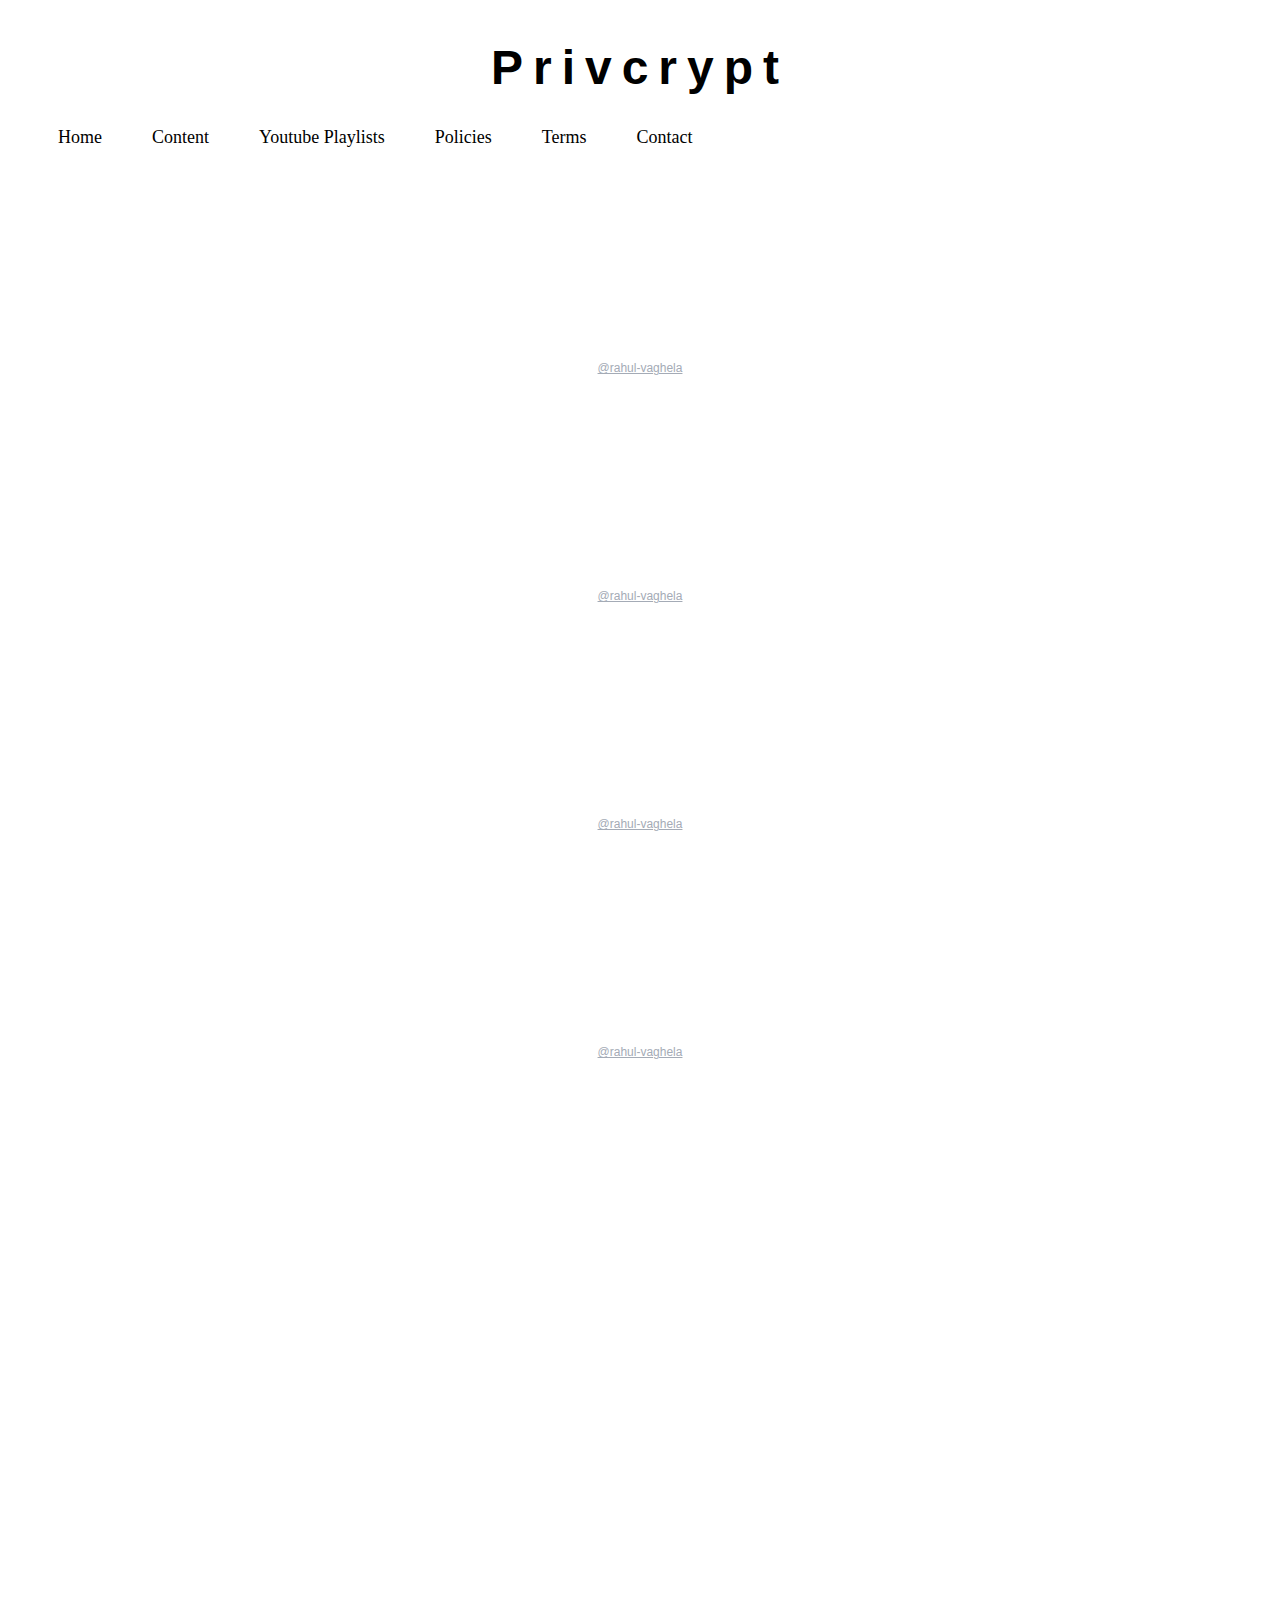
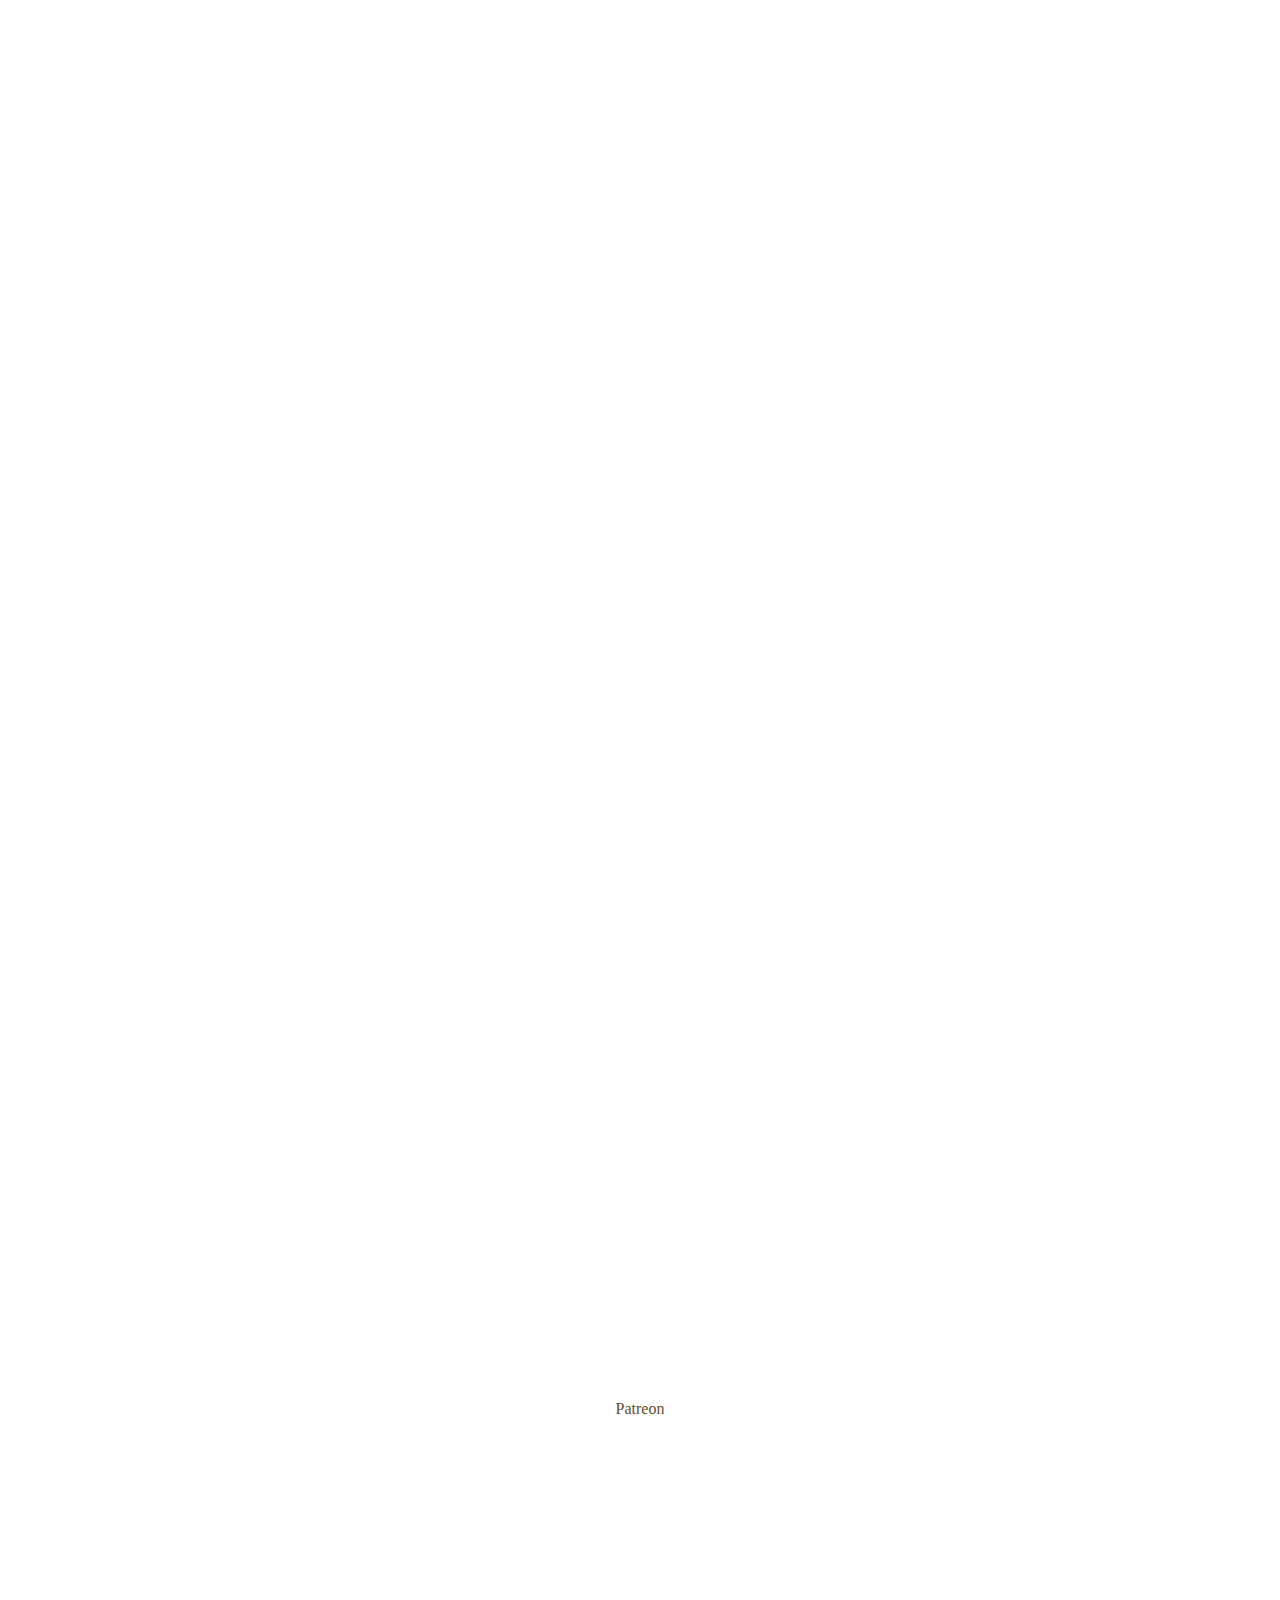
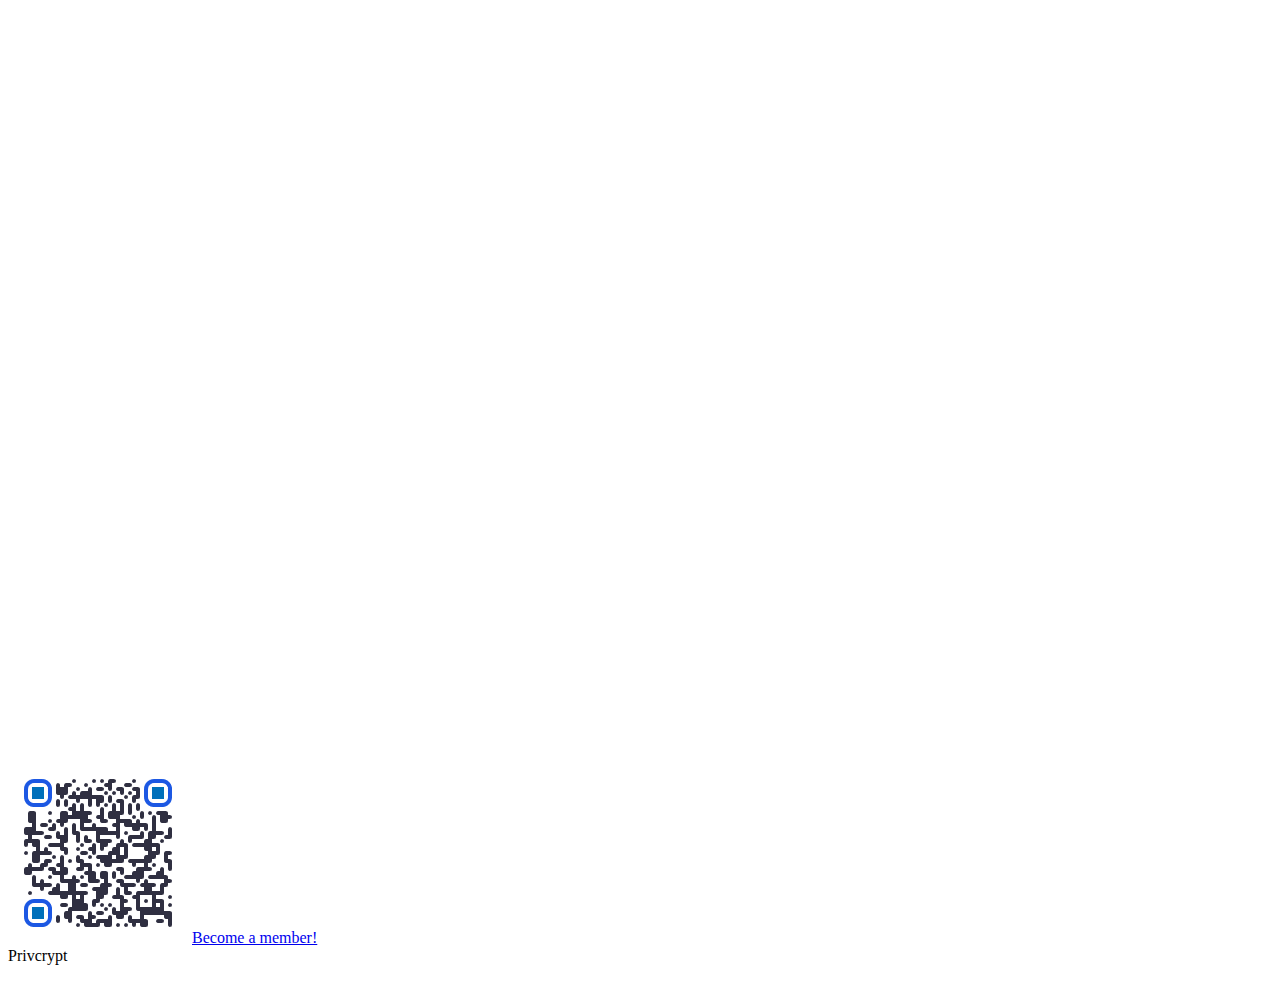
<file: index.html>
<!DOCTYPE html>
<html lang="en">
<head>
    <meta charset="UTF-8">
    <meta name="viewport" content="width=device-width, initial-scale=1.0">
    <title>Privcrypt Music</title>
    <link rel="stylesheet" href="style.css">
</head>
<body>
    <div class="MainHeaderForWebsite">
    <h1>Privcrypt</h1>
    </div>

    <div class="Navigationforwebsite">
        <div class="homebutton">
            <a href="index.html">Home</a>
        </div>
        <div class="contentButton">
           <a href="Content.html"> Content </a>
        </div>
        <div class="youtubelist">
       <a href="youtubelist.html">Youtube Playlists </a>
        </div>
        <div class="policies">
            <a href="policies.html">Policies</a>
        </div>
        <div class="terms">
            <a href="terms.html">Terms</a>
        </div>
        <div class="contact">
            <a href="contact.html">Contact</a>
        </div>
    </div
        <div itemscope itemtype="https://schema.org/CreativeWork">
            <div itemscope itemtype="https://schema.org/MusicGroup">
    <div style="height: 228px; width: 100%;"><iframe src="https://audio.com/embed/audio/1794226107780741?theme=image"
        style="display:block; border-radius: 6px; border: none; height: 204px; width: 100%;"></iframe><a href='https://audio.com/rahul-vaghela' style="text-align: center; display: block; color: #A4ABB6; font-size: 12px; font-family: sans-serif; line-height: 16px; margin-top: 8px; overflow: hidden; white-space: nowrap; text-overflow: ellipsis;">@rahul-vaghela</a></div>
        <div style="height: 228px; width: 100%;"><iframe src="https://audio.com/embed/audio/1794231639993914?theme=image"
            style="display:block; border-radius: 6px; border: none; height: 204px; width: 100%;"></iframe><a href='https://audio.com/rahul-vaghela' style="text-align: center; display: block; color: #A4ABB6; font-size: 12px; font-family: sans-serif; line-height: 16px; margin-top: 8px; overflow: hidden; white-space: nowrap; text-overflow: ellipsis;">@rahul-vaghela</a></div>
            <div style="height: 228px; width: 100%;"><iframe src="https://audio.com/embed/audio/1794240528583309?theme=image"
                style="display:block; border-radius: 6px; border: none; height: 204px; width: 100%;"></iframe><a href='https://audio.com/rahul-vaghela' style="text-align: center; display: block; color: #A4ABB6; font-size: 12px; font-family: sans-serif; line-height: 16px; margin-top: 8px; overflow: hidden; white-space: nowrap; text-overflow: ellipsis;">@rahul-vaghela</a></div>
                <div style="height: 228px; width: 100%;"><iframe src="https://audio.com/embed/audio/1794299727364635?theme=image"
                    style="display:block; border-radius: 6px; border: none; height: 204px; width: 100%;"></iframe><a href='https://audio.com/rahul-vaghela' style="text-align: center; display: block; color: #A4ABB6; font-size: 12px; font-family: sans-serif; line-height: 16px; margin-top: 8px; overflow: hidden; white-space: nowrap; text-overflow: ellipsis;">@rahul-vaghela</a></div>
               <iframe src="https://audiomack.com/embed/privcryptarpmack/playlist/privcrypt-arp" scrolling="no" width="100%" height="400" frameborder="0" title="Privcrypt Arp"></iframe>
                <iframe src="https://audiomack.com/embed/privcryptarpmack/song/gasious-sprinkles" scrolling="no" width="100%" height="252" frameborder="0" title="Gasious Sprinkles"></iframe>   
                <iframe src="https://audiomack.com/embed/privcryptarpmack/song/eyelead-cream" scrolling="no" width="100%" height="252" frameborder="0" title="EyeLead Cream"></iframe>
    <iframe src="https://audiomack.com/embed/privcryptarpmack/song/stable-table-legs" scrolling="no" width="100%" height="252" frameborder="0" title="Stable Table Legs"></iframe>
              <iframe src="https://audiomack.com/embed/privcryptarpmack/song/vagcream-postions" scrolling="no" width="100%" height="252" frameborder="0" title="Vagcream Postions"></iframe>
              <iframe src="https://audiomack.com/embed/privcryptarpmack/song/framy-engymer" scrolling="no" width="100%" height="252" frameborder="0" title="Framy Engymer"></iframe>
              <iframe src="https://audiomack.com/embed/privcryptarpmack/song/curity-purity" scrolling="no" width="100%" height="252" frameborder="0" title="Curity Purity"></iframe>
                <div class="patreon">
                   <a href="https://patreon.com/Privcrypt?utm_medium=unknown&utm_source=join_link&utm_campaign=creatorshare_creator&utm_content=copyLink"> Patreon</a></div>
                <div class="somenewytvids
                        <div itemprop="subjectOf" itemscope itemtype="https://schema.org/VideoObject">
                   <iframe width="560" height="315" itemprop="url" src="https://www.youtube.com/embed/IUUfckay7e8?si=_AVmXMgbuLtG1MDw" title="YouTube video player" frameborder="0" allow="accelerometer; autoplay; clipboard-write; encrypted-media; gyroscope; picture-in-picture; web-share" referrerpolicy="strict-origin-when-cross-origin" allowfullscreen></iframe>
                   <iframe width="560" height="315" itemprop="url" src="https://www.youtube.com/embed/pS8jPdoMK_M?si=F9wJT103LV1YYUbF" title="YouTube video player" frameborder="0" allow="accelerometer; autoplay; clipboard-write; encrypted-media; gyroscope; picture-in-picture; web-share" referrerpolicy="strict-origin-when-cross-origin" allowfullscreen></iframe>
                   <iframe width="560" height="315" itemprop="url"src="https://www.youtube.com/embed/lYbw0thMIPE?si=PqprnwMjXfmBlvN7" title="YouTube video player" frameborder="0" allow="accelerometer; autoplay; clipboard-write; encrypted-media; gyroscope; picture-in-picture; web-share" referrerpolicy="strict-origin-when-cross-origin" allowfullscreen></iframe>
               
                </div>
                    <img src="./Privcrypt Musi-qrcode.png" alt="privcrypt">
                   <a href="https://www.patreon.com/bePatron?u=122316259" data-patreon-widget-type="become-patron-button">Become a member!</a><script async src="https://c6.patreon.com/becomePatronButton.bundle.js"></script>
                </div>
    </div>
                <div itemscope itemtype="https://schema.org/Organization>
                    <p itemprop="name">Privcrypt</p>
                    </div>
                <script type="application/ld+json">
    {
        "@context": "https://schema.org",
        "@type": "MusicGroup",
        "event": [
            {
                "@type": "Event",
                "location": "Internet",
                "offers": "Privcrypt Music",
                "startDate": "2024",
                "url": "https://privcrypt.github.io/privcrypt/"
            },],
       
    }
    </script>
                </body>
    
</html>
</file>
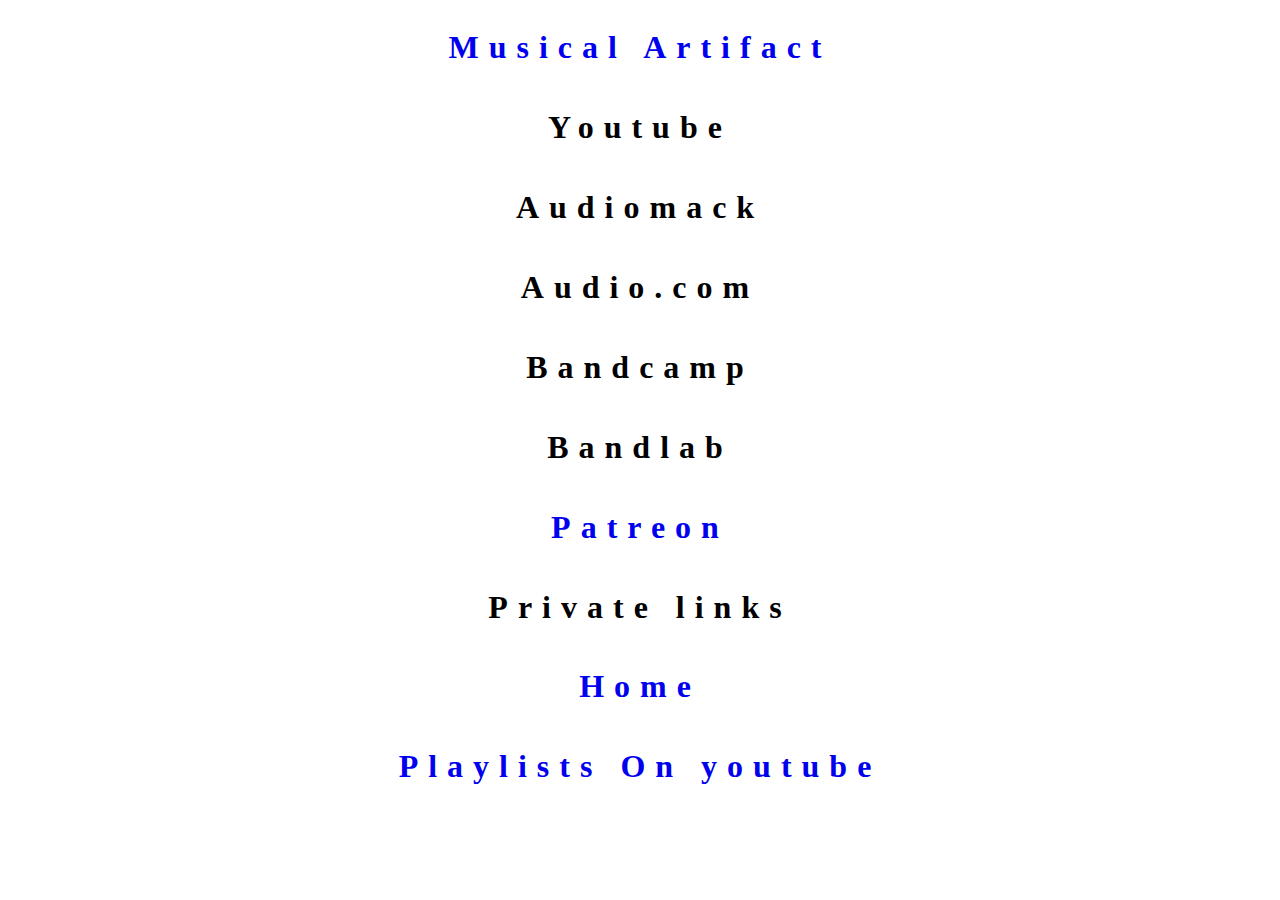
<file: Content.html>
<!DOCTYPE html>
<html lang="en">
<head>
    <meta charset="UTF-8">
    <meta name="viewport" content="width=device-width, initial-scale=1.0">
    <link rel="stylesheet" href="Content.css">
    <title>Content</title>
</head>
<body>
    <div class="navigation">
        <h1><a href="https://musical-artifacts.com/artifacts/3931">Musical Artifact</a></h1>
<h1>Youtube</h1>
 <h1>Audiomack</h1>   
<h1>Audio.com</h1>
<h1>Bandcamp</h1>
<h1>Bandlab</h1>
<h1><a href="https://patreon.com/Privcrypt">Patreon</a></h1>
<h1>Private links</h1>
<h1><a href="/index.html">Home</a></h1>
<h1><a href="/youtubelist.html">Playlists On youtube</a></h1>

</div>
</body>
</html>
</file>
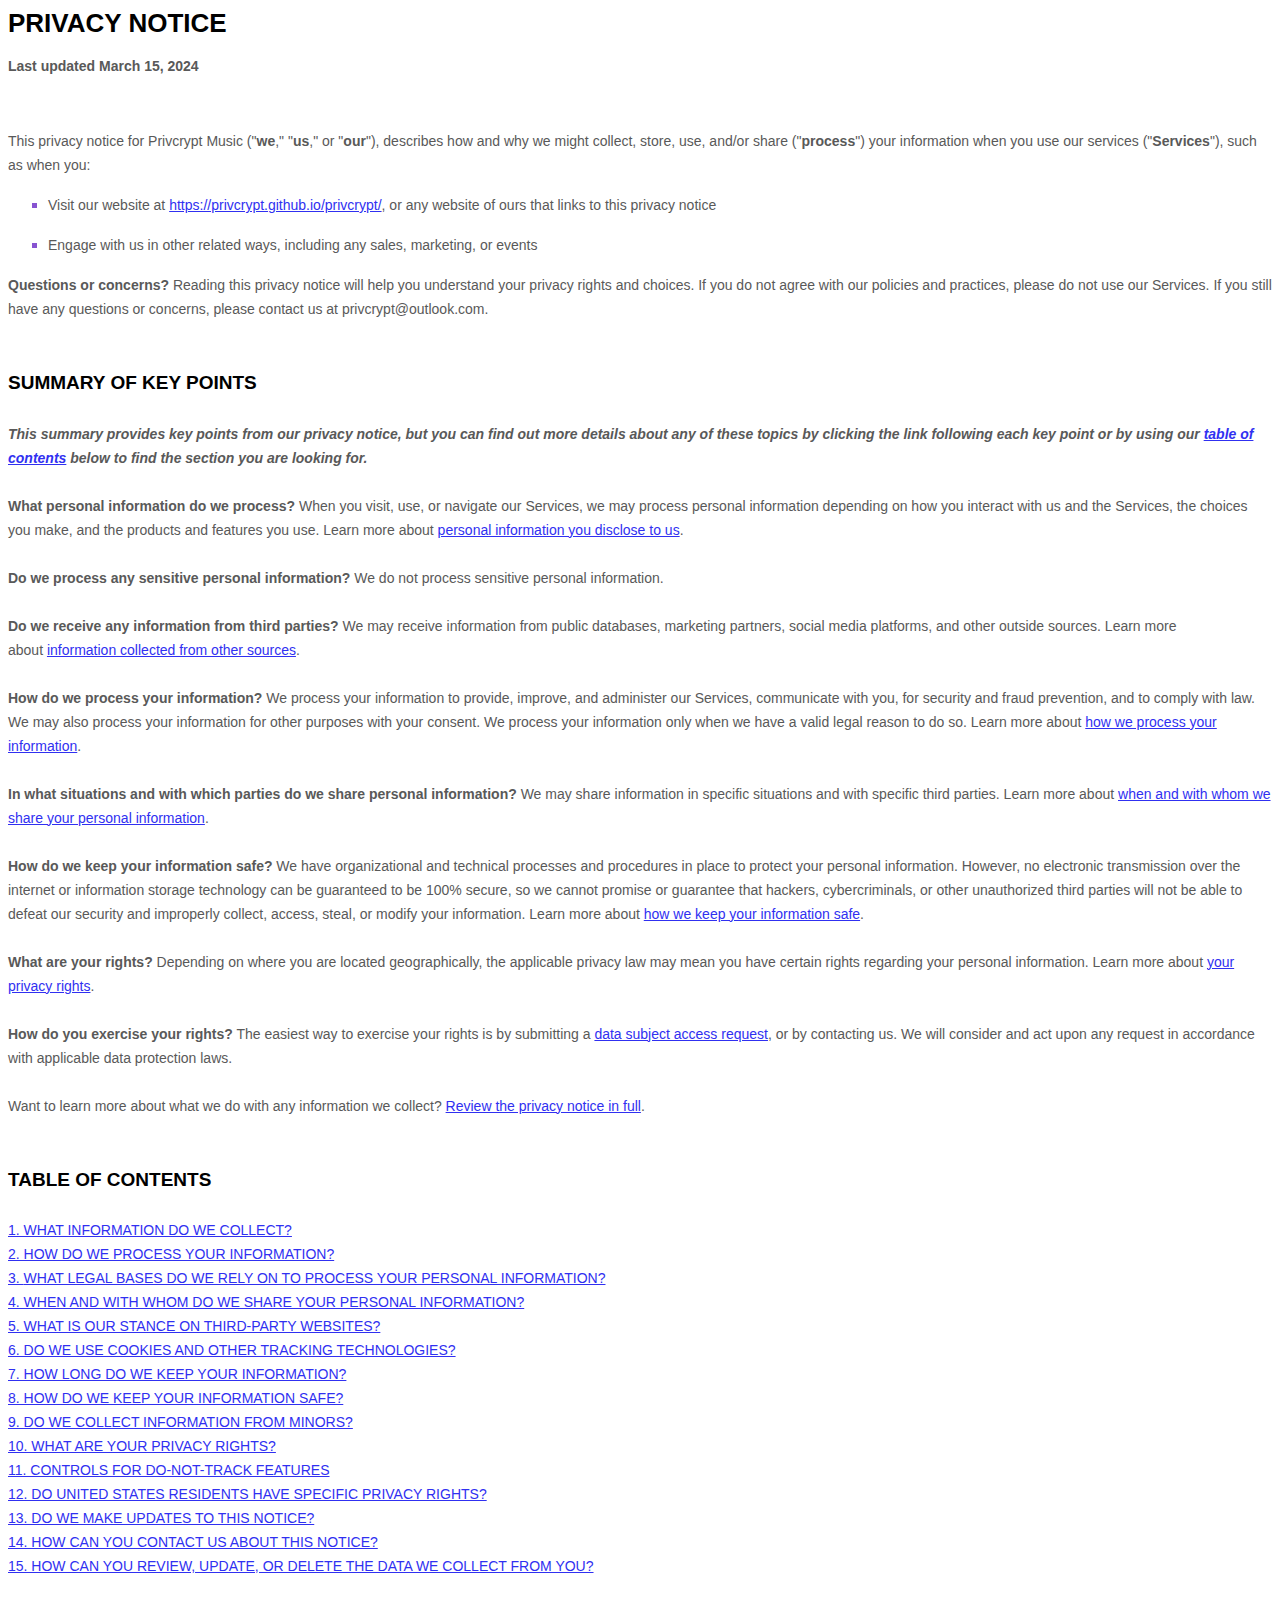
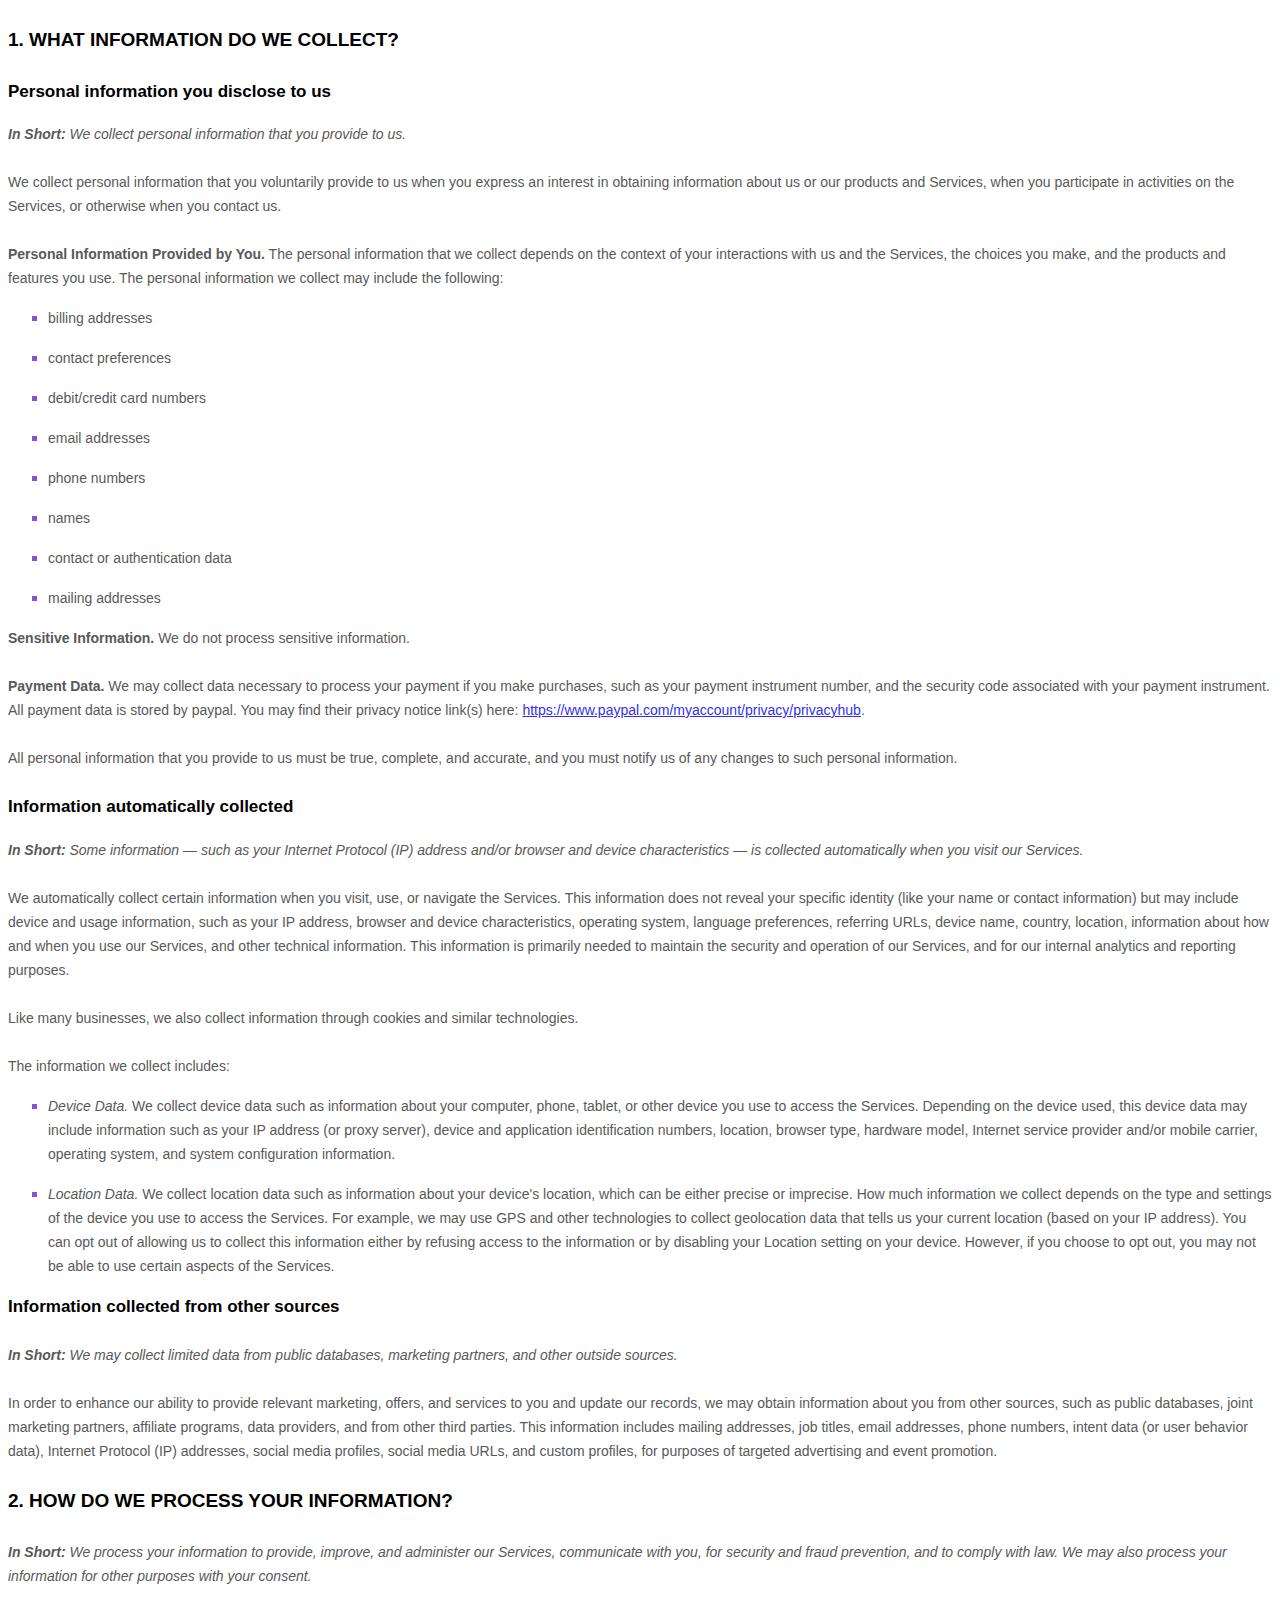
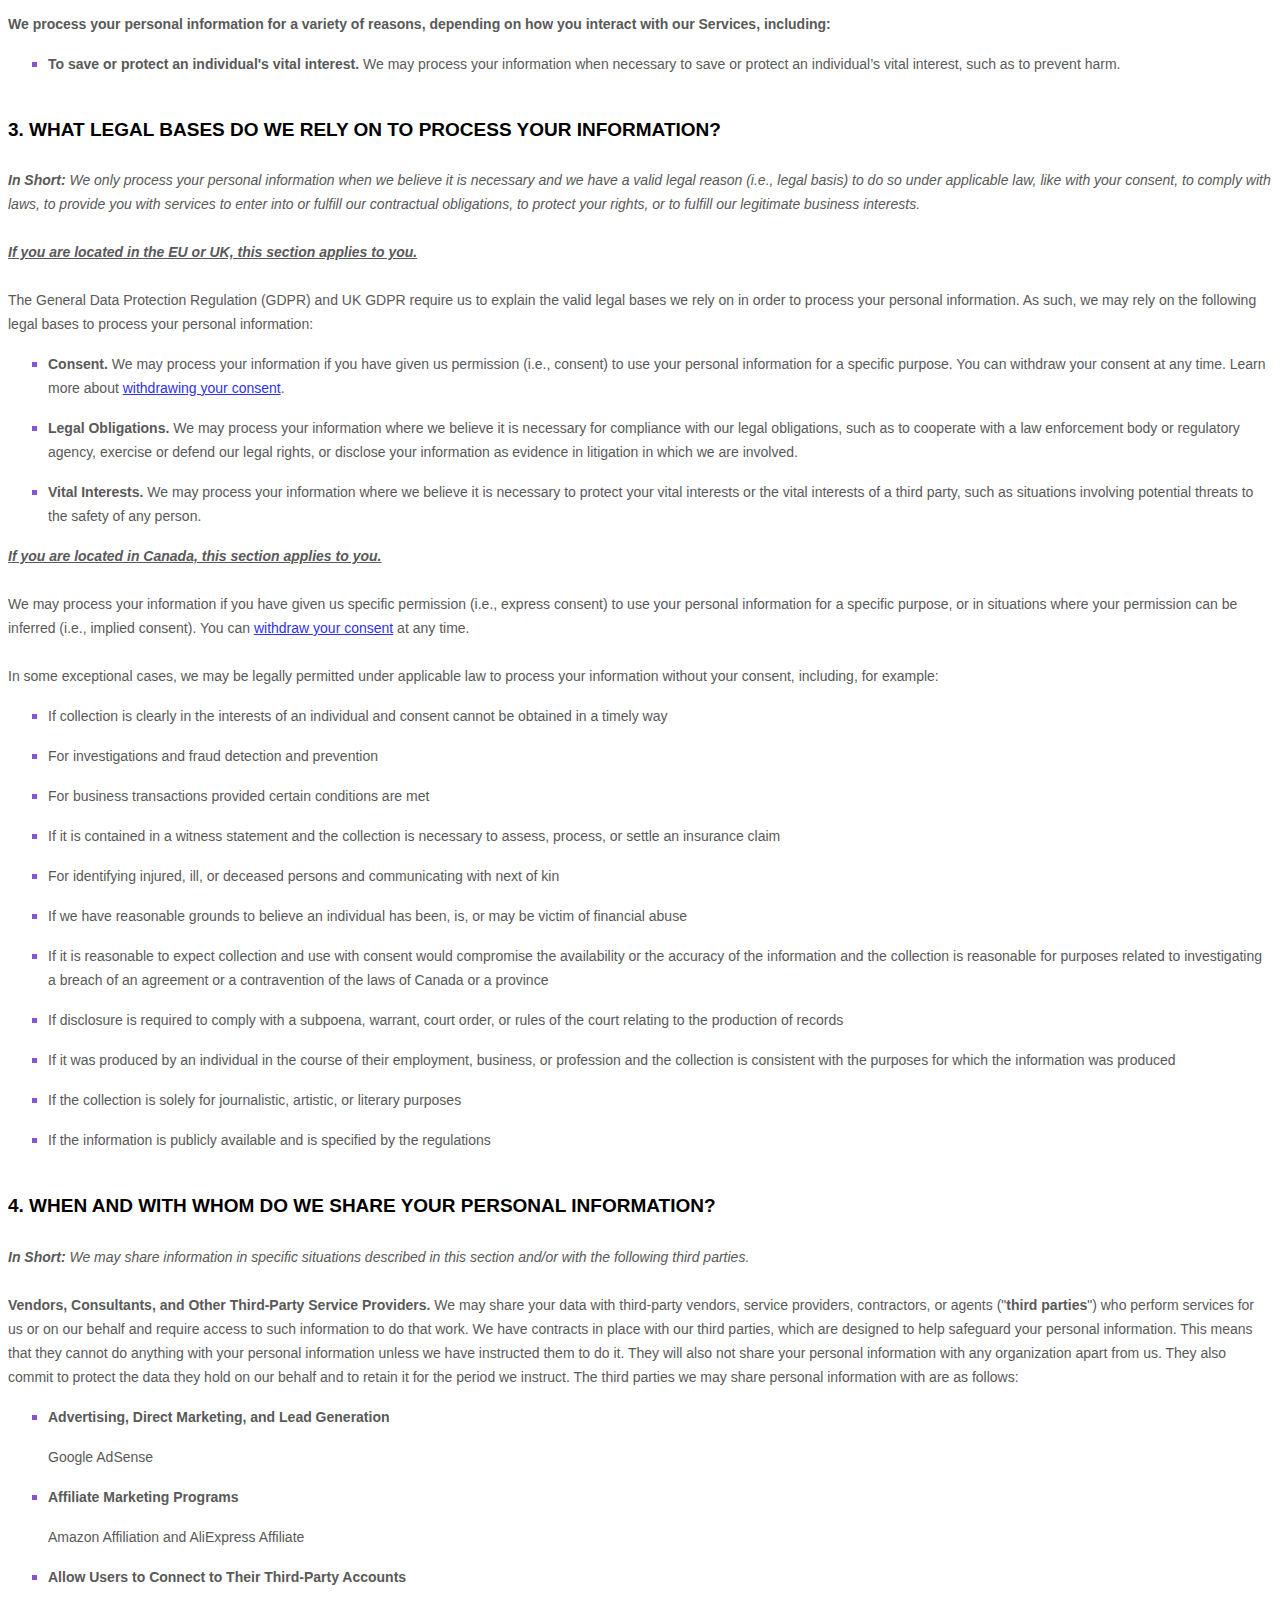
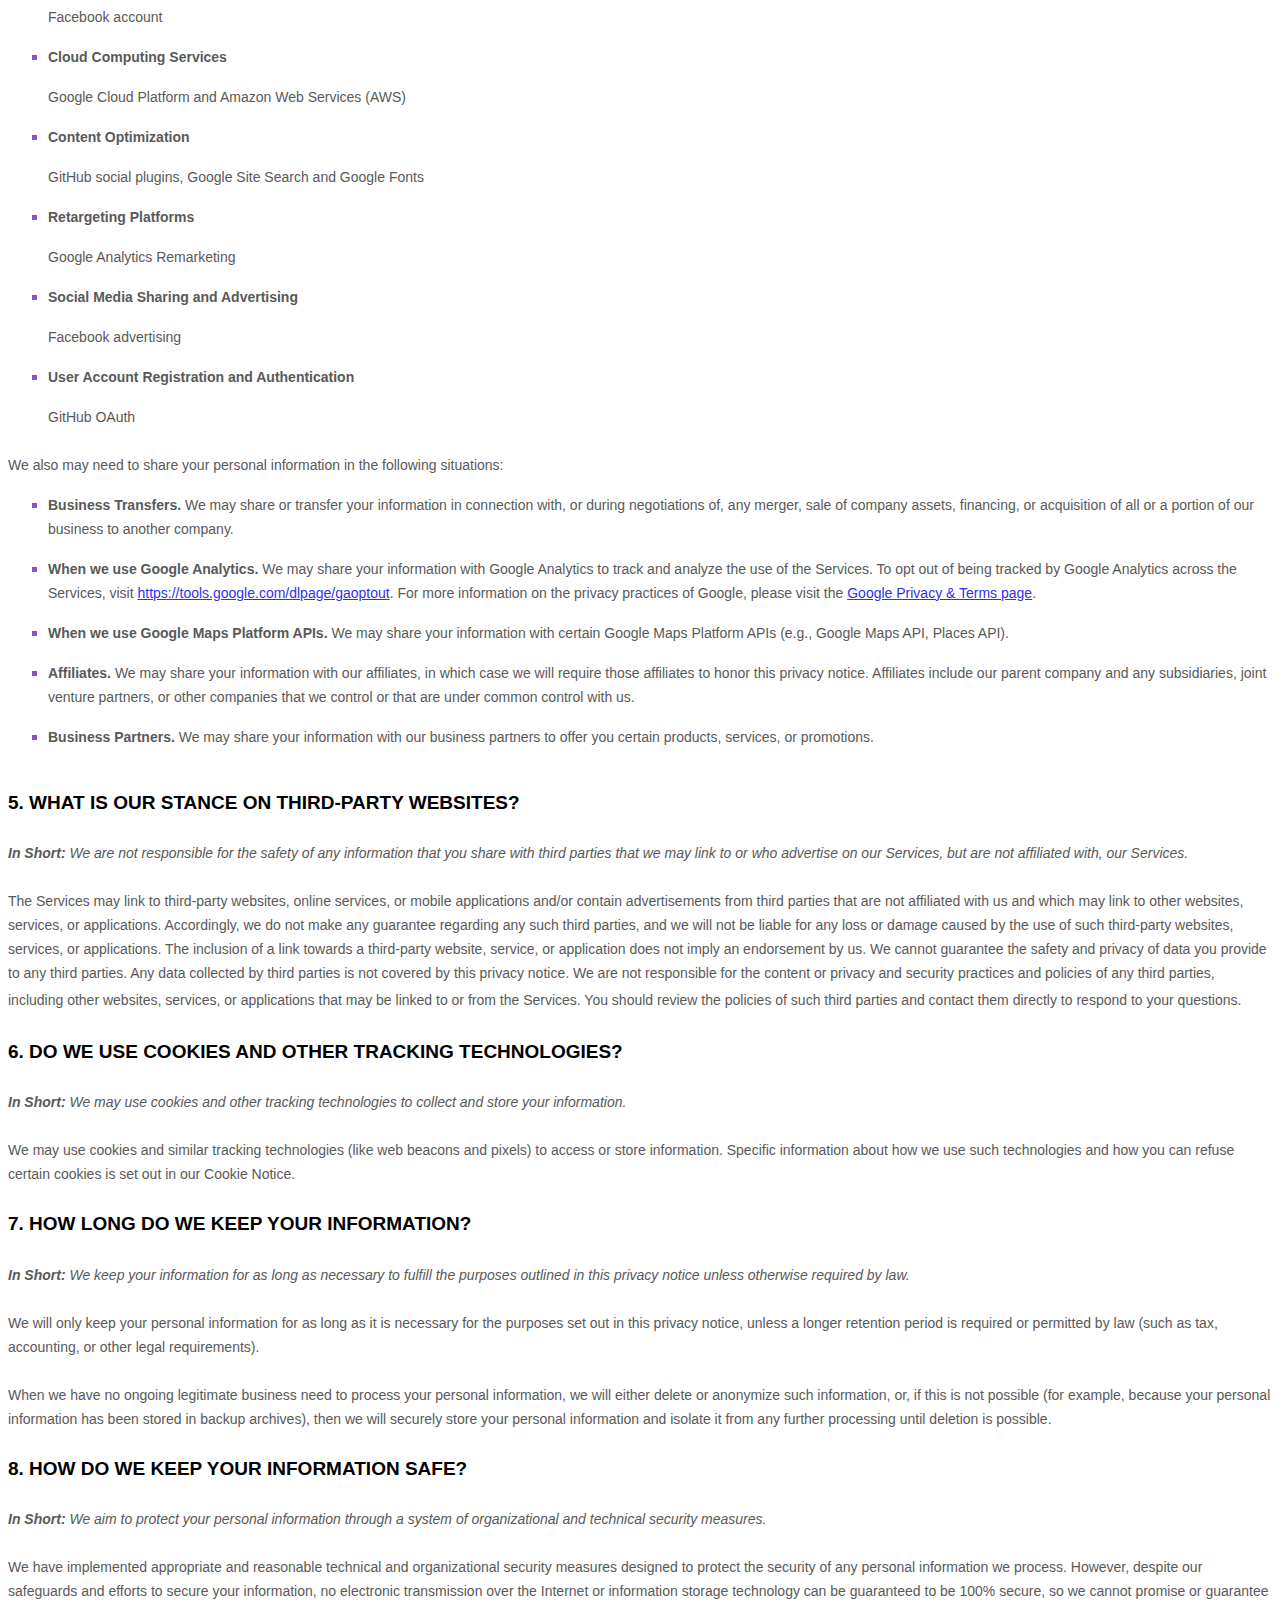
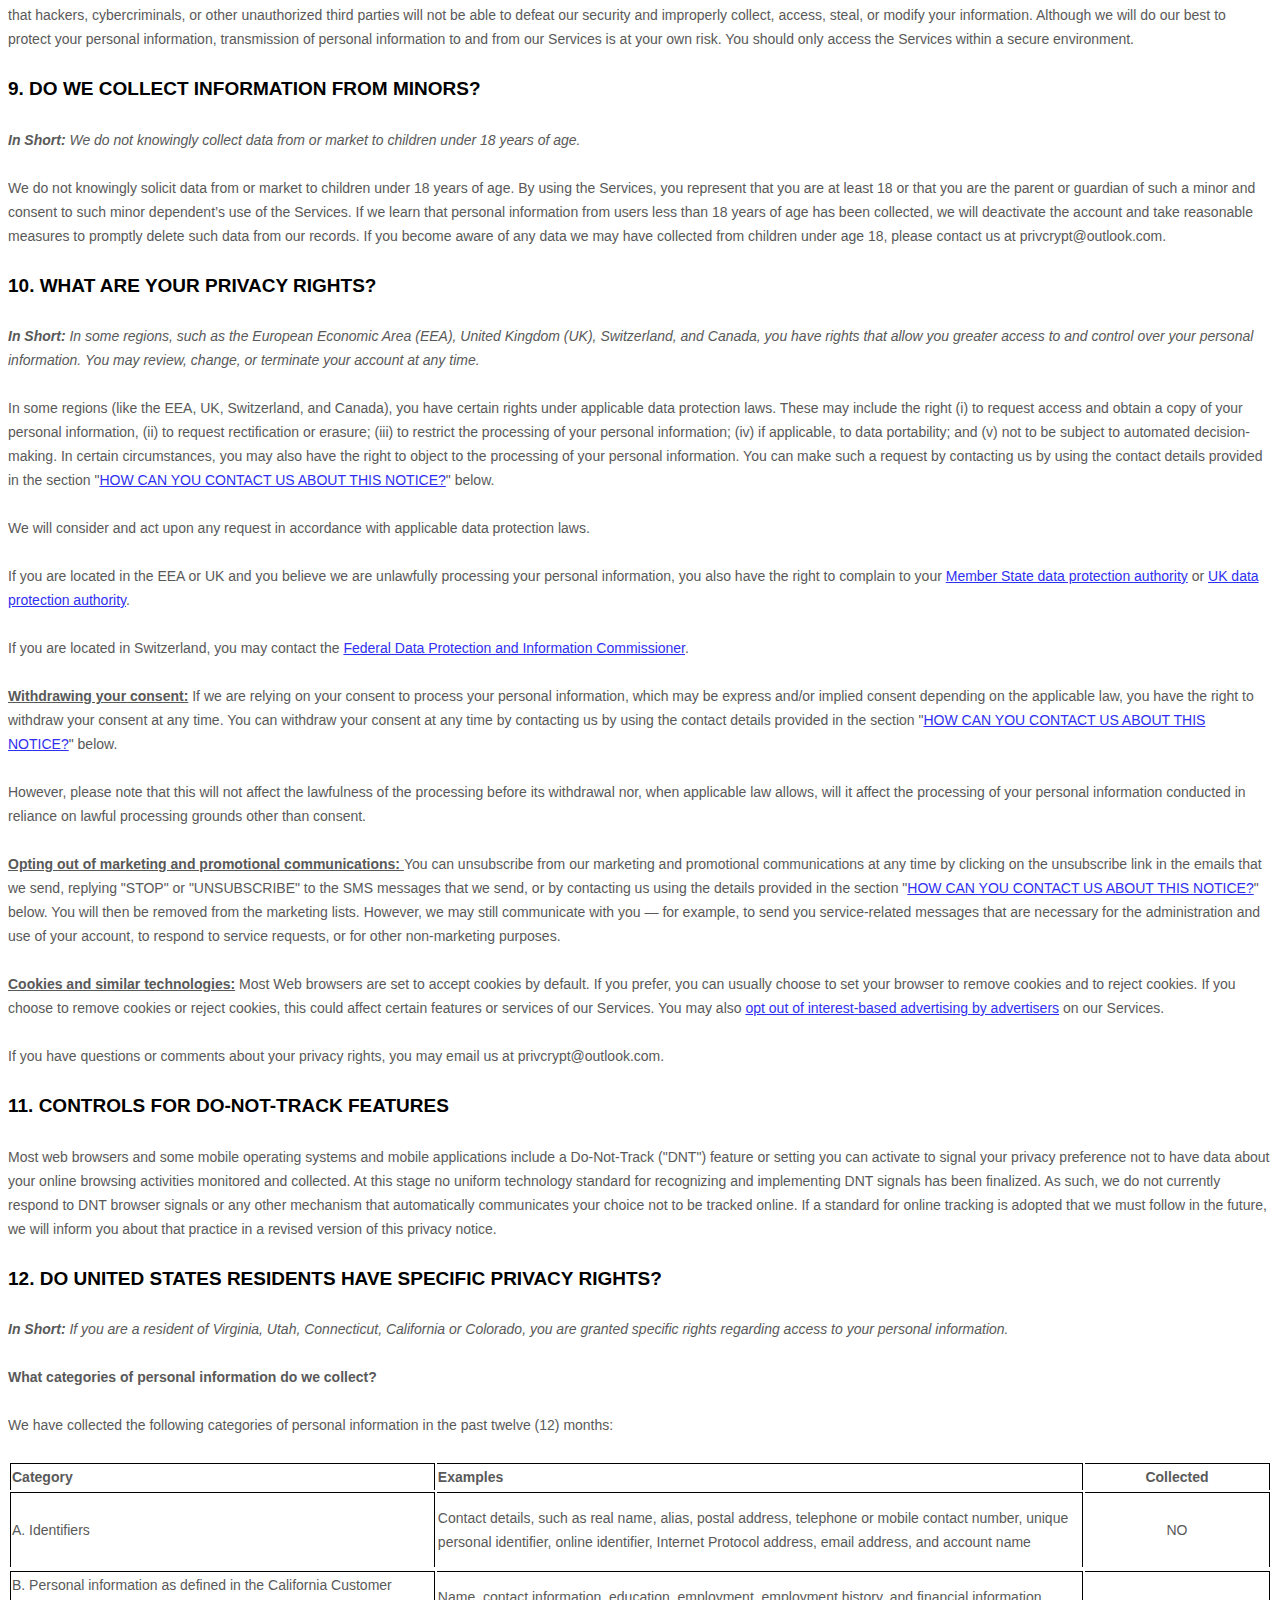
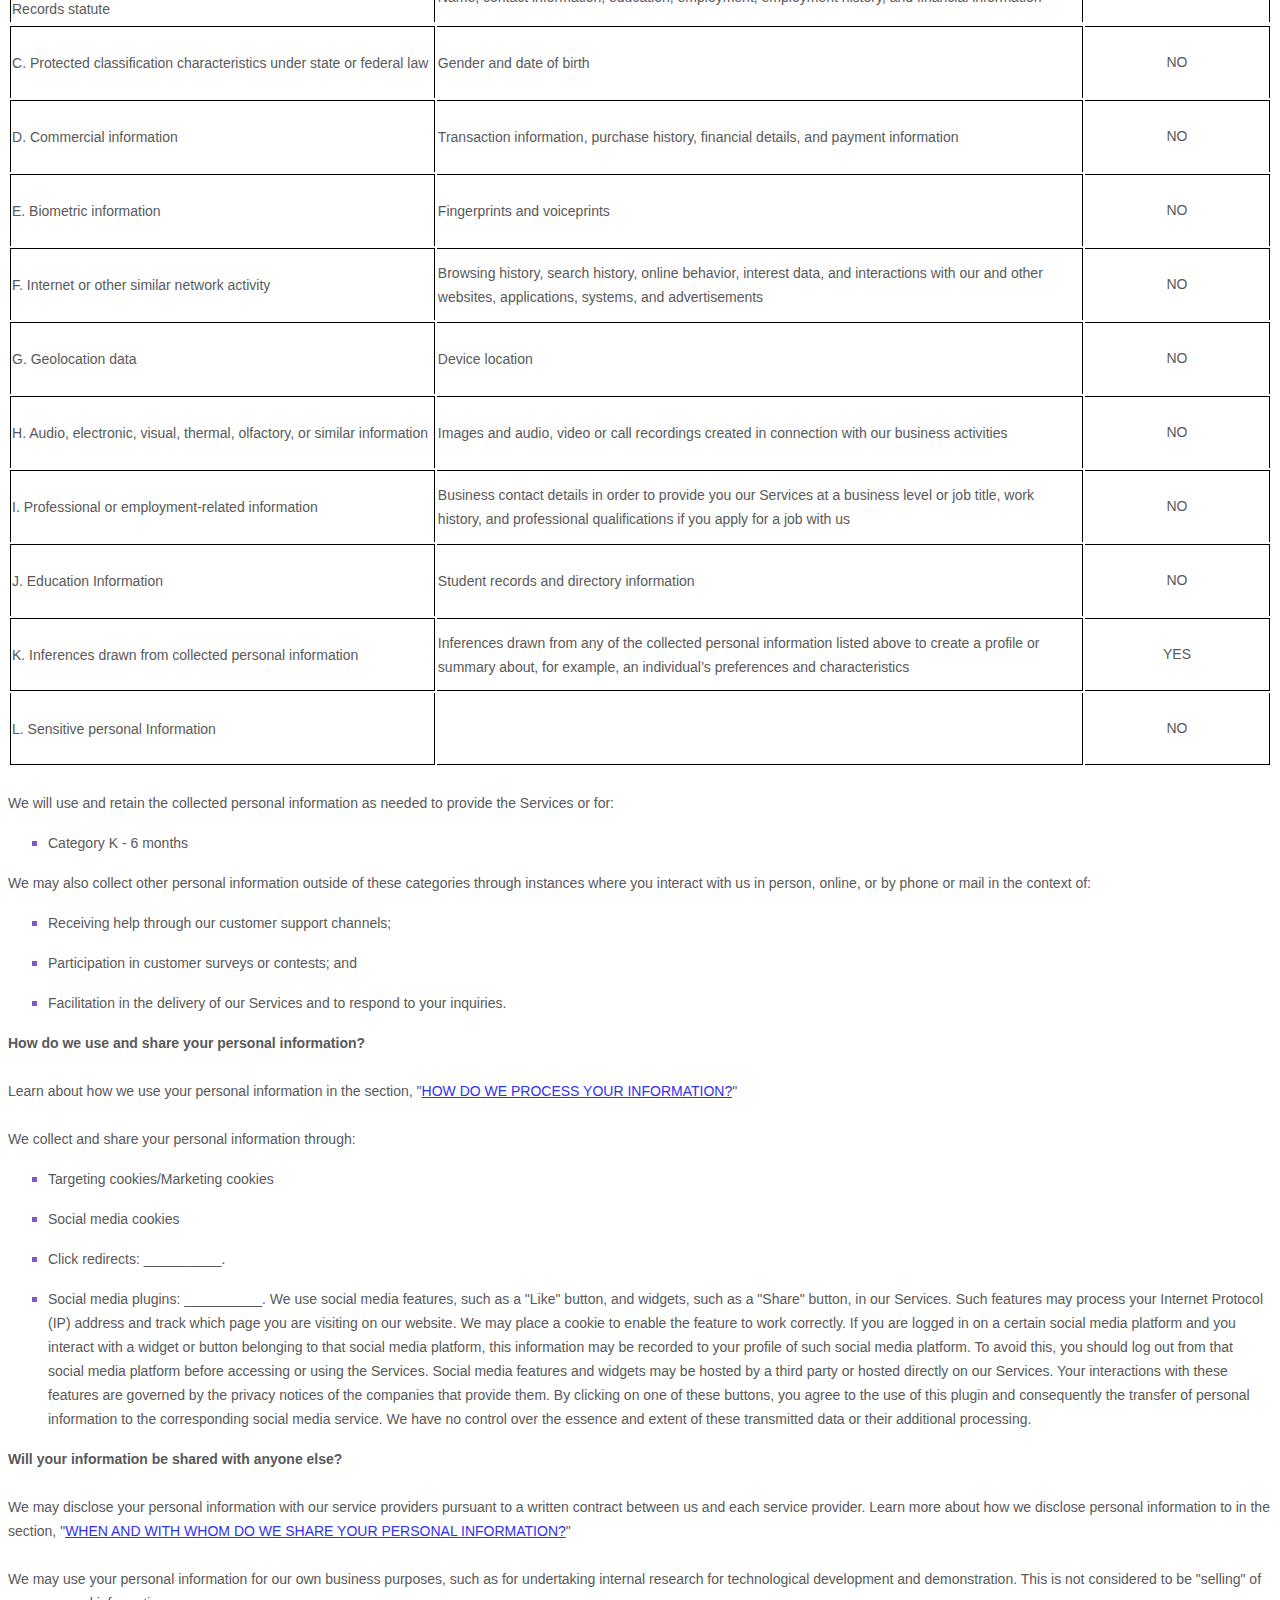
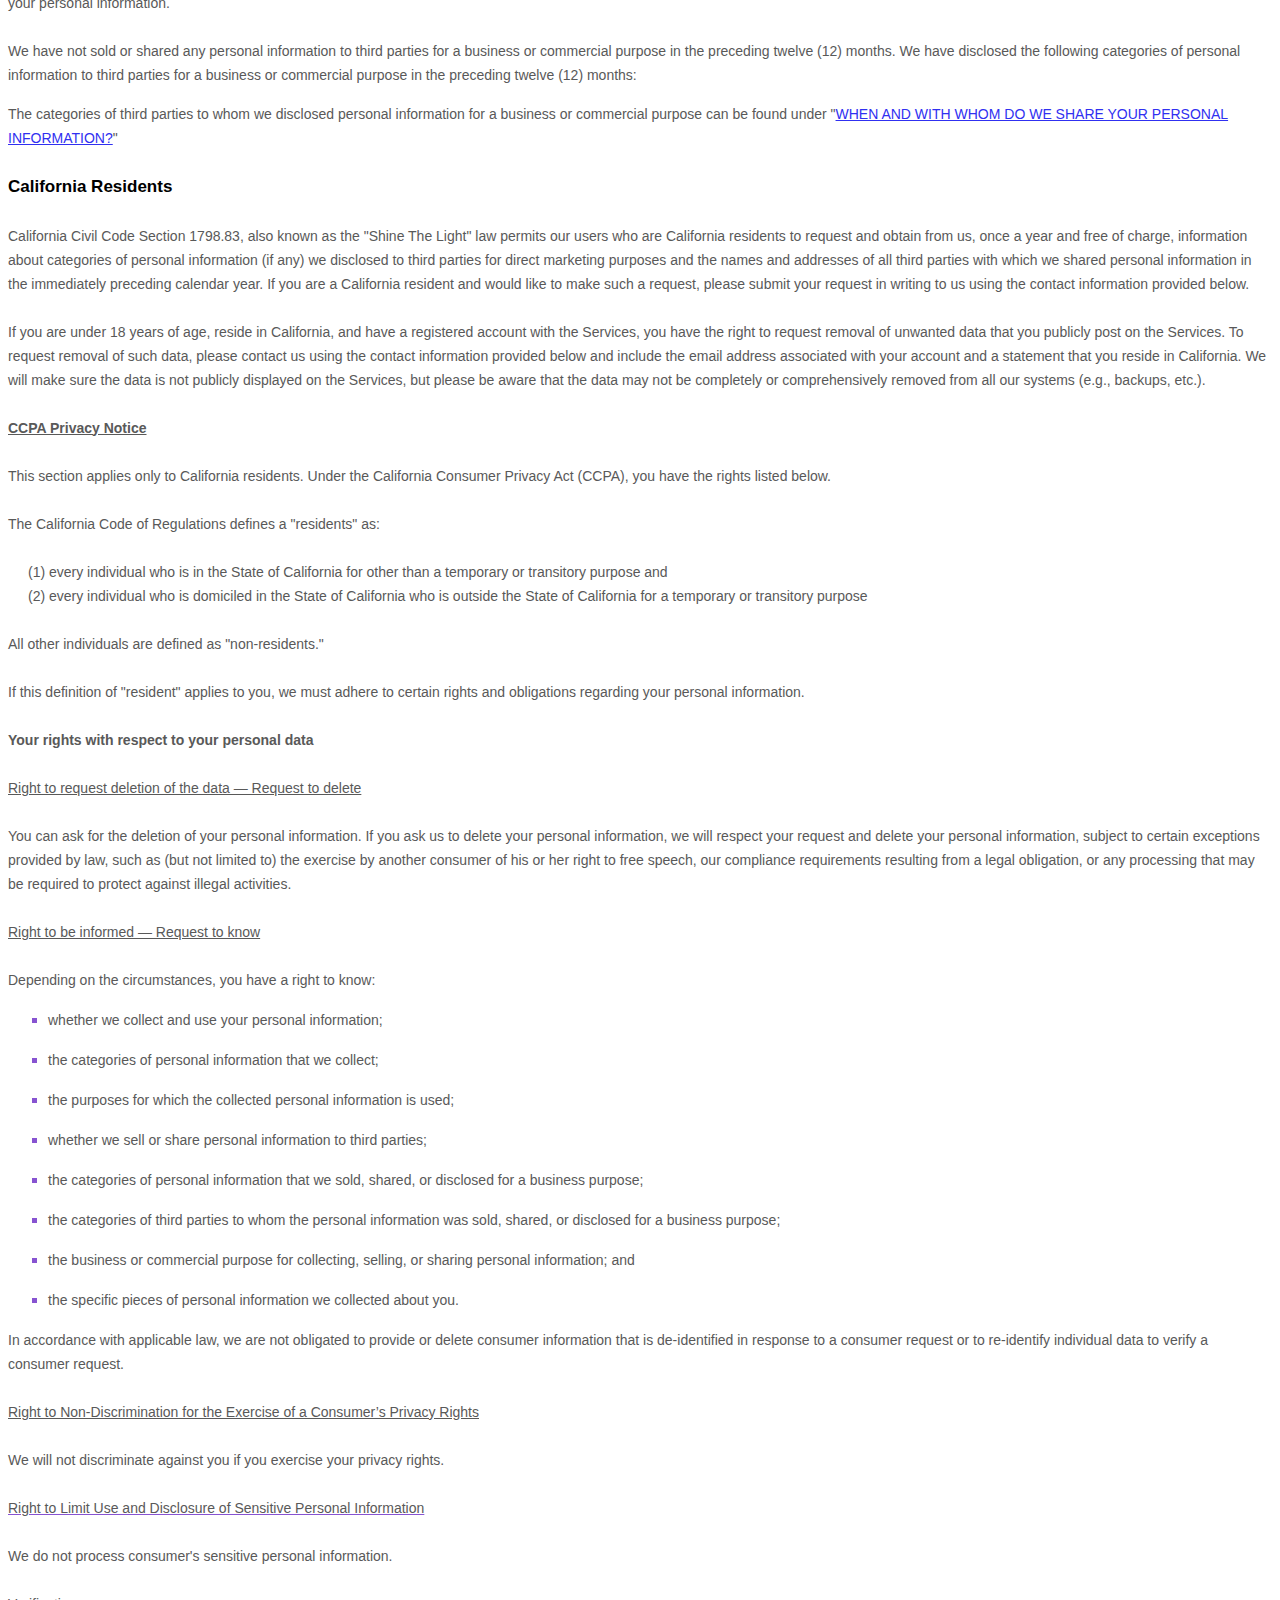
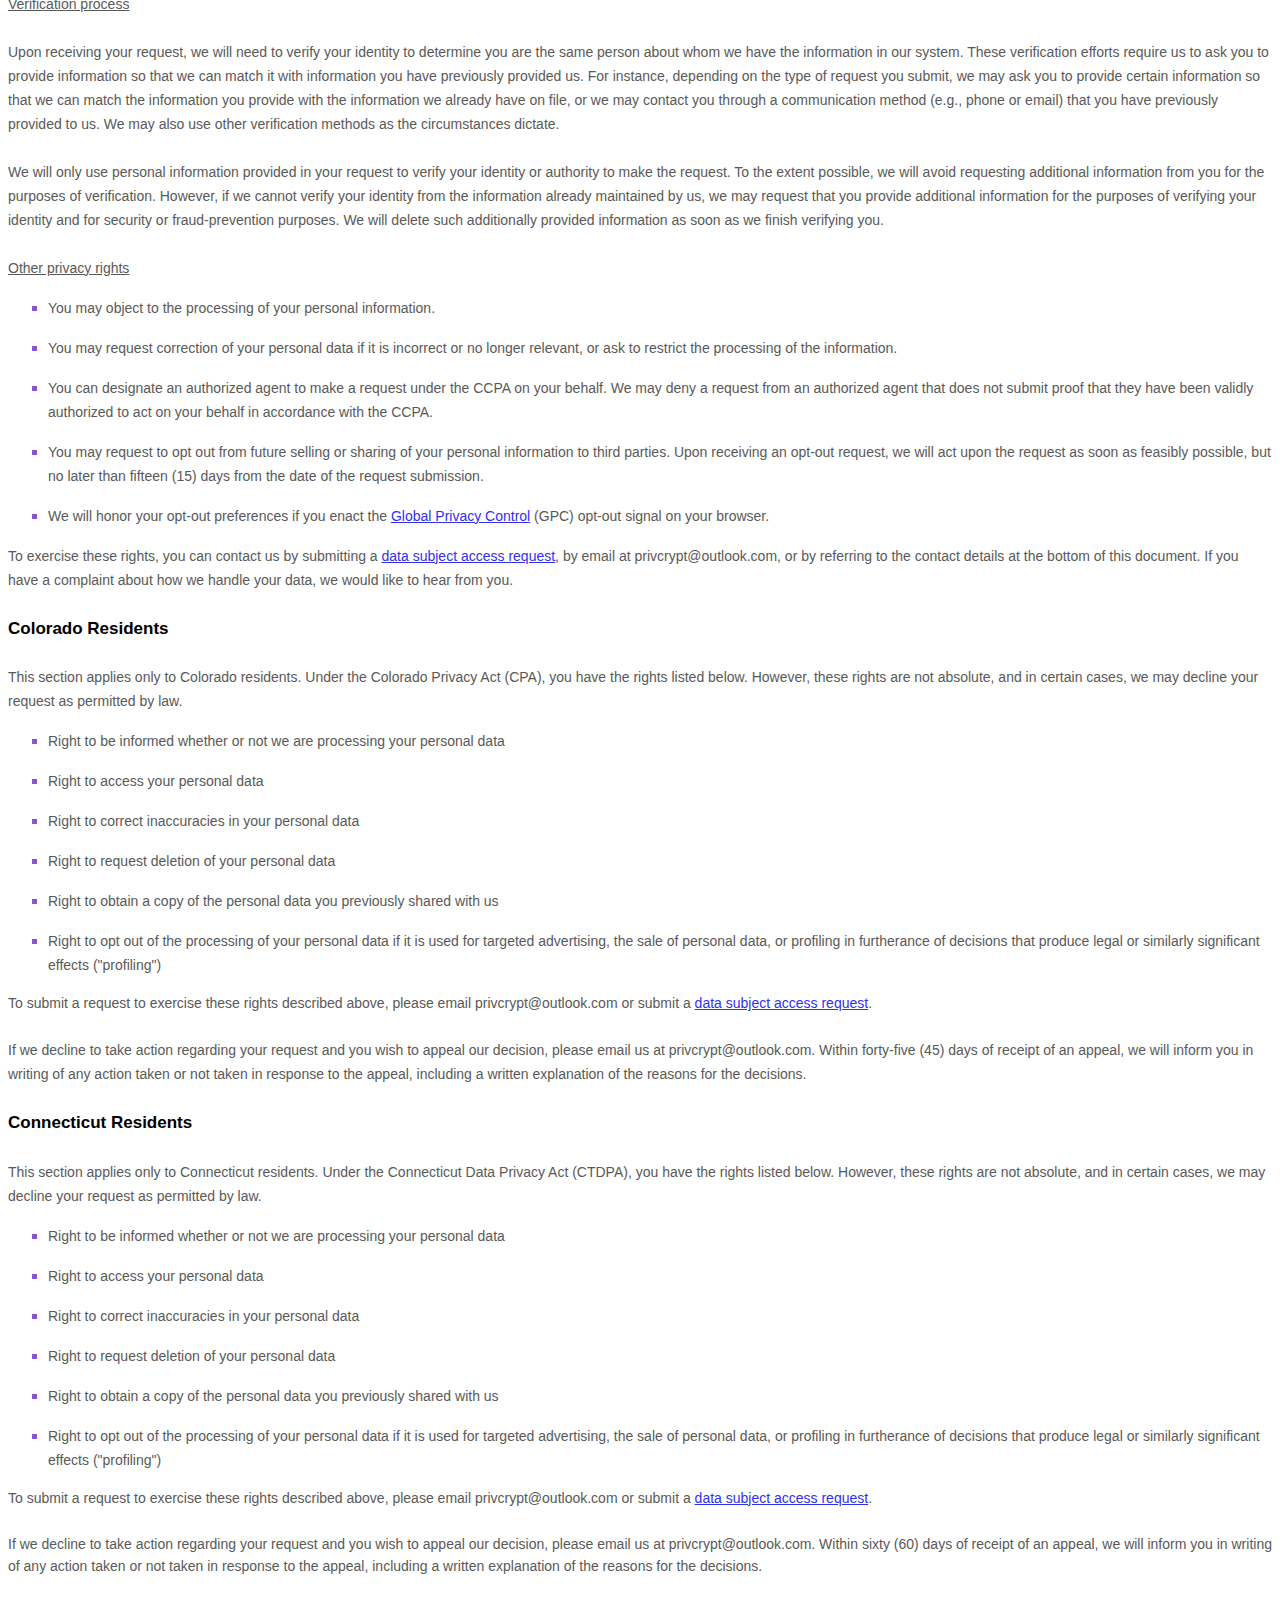
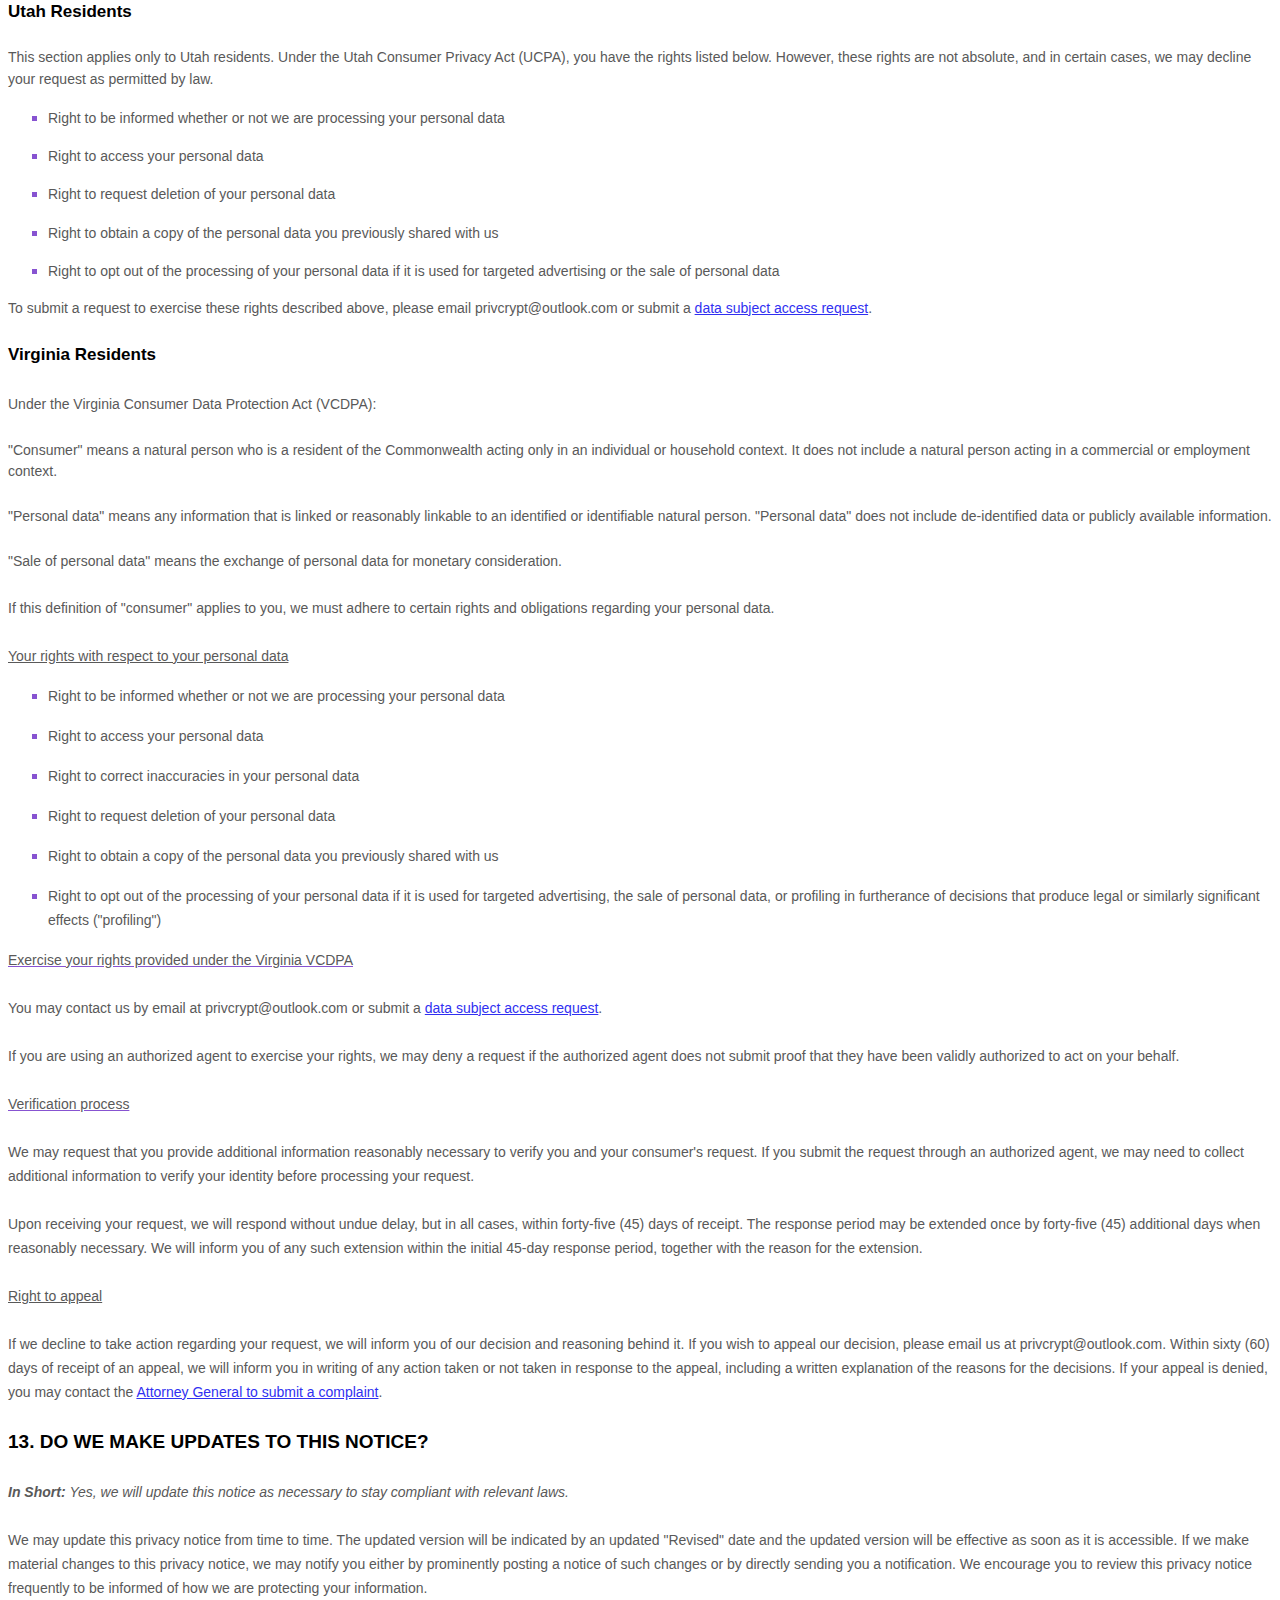
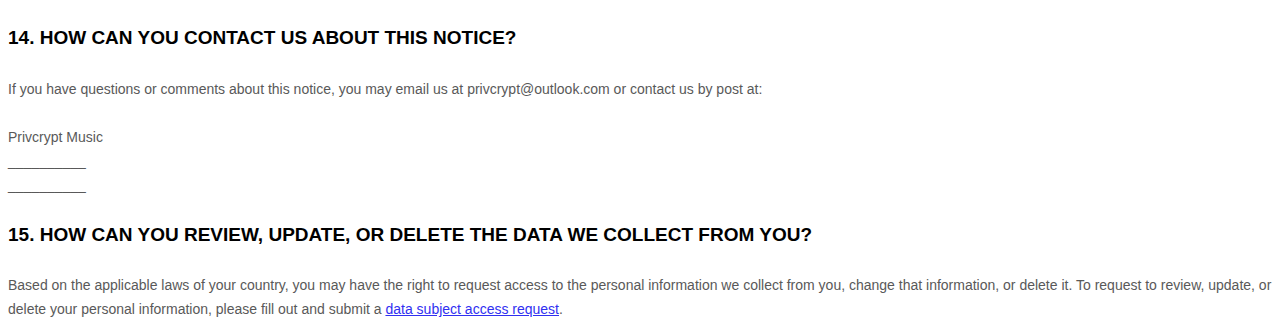
<file: policies.html>
<!DOCTYPE html>
<html lang="en">
<head>
    <meta charset="UTF-8">
    <meta name="viewport" content="width=device-width, initial-scale=1.0">
    <link rel="stylesheet" href="policy.css">
    <title>Policy</title>
</head>
<body>
    <style>
        [data-custom-class='body'], [data-custom-class='body'] * {
                background: transparent !important;
              }
      [data-custom-class='title'], [data-custom-class='title'] * {
                font-family: Arial !important;
      font-size: 26px !important;
      color: #000000 !important;
              }
      [data-custom-class='subtitle'], [data-custom-class='subtitle'] * {
                font-family: Arial !important;
      color: #595959 !important;
      font-size: 14px !important;
              }
      [data-custom-class='heading_1'], [data-custom-class='heading_1'] * {
                font-family: Arial !important;
      font-size: 19px !important;
      color: #000000 !important;
              }
      [data-custom-class='heading_2'], [data-custom-class='heading_2'] * {
                font-family: Arial !important;
      font-size: 17px !important;
      color: #000000 !important;
              }
      [data-custom-class='body_text'], [data-custom-class='body_text'] * {
                color: #595959 !important;
      font-size: 14px !important;
      font-family: Arial !important;
              }
      [data-custom-class='link'], [data-custom-class='link'] * {
                color: #3030F1 !important;
      font-size: 14px !important;
      font-family: Arial !important;
      word-break: break-word !important;
              }
      </style>
      
            <div data-custom-class="body">
            <div><strong><span style="font-size: 26px;"><span data-custom-class="title"><bdt class="block-component"></bdt><bdt class="question">PRIVACY NOTICE</bdt><bdt class="statement-end-if-in-editor"></bdt></span></span></strong></div><div><br></div><div><span style="color: rgb(127, 127, 127);"><strong><span style="font-size: 15px;"><span data-custom-class="subtitle">Last updated <bdt class="question">March 15, 2024</bdt></span></span></strong></span></div><div><br></div><div><br></div><div><br></div><div style="line-height: 1.5;"><span style="color: rgb(127, 127, 127);"><span style="color: rgb(89, 89, 89); font-size: 15px;"><span data-custom-class="body_text">This privacy notice for <bdt class="question">Privcrypt Music<bdt class="block-component"></bdt></bdt> (<bdt class="block-component"></bdt>"<strong>we</strong>," "<strong>us</strong>," or "<strong>our</strong>"<bdt class="statement-end-if-in-editor"></bdt></span><span data-custom-class="body_text">), describes how and why we might collect, store, use, and/or share (<bdt class="block-component"></bdt>"<strong>process</strong>"<bdt class="statement-end-if-in-editor"></bdt>) your information when you use our services (<bdt class="block-component"></bdt>"<strong>Services</strong>"<bdt class="statement-end-if-in-editor"></bdt>), such as when you:</span></span></span><span style="font-size: 15px;"><span style="color: rgb(127, 127, 127);"><span data-custom-class="body_text"><span style="color: rgb(89, 89, 89);"><span data-custom-class="body_text"><bdt class="block-component"></bdt></span></span></span></span></span></div><ul><li style="line-height: 1.5;"><span style="font-size: 15px; color: rgb(89, 89, 89);"><span style="font-size: 15px; color: rgb(89, 89, 89);"><span data-custom-class="body_text">Visit our website<bdt class="block-component"></bdt> at <span style="color: rgb(0, 58, 250);"><bdt class="question"><a href="https://privcrypt.github.io/privcrypt/" target="_blank" data-custom-class="link">https://privcrypt.github.io/privcrypt/</a></bdt></span><span style="font-size: 15px;"><span style="color: rgb(89, 89, 89);"><span data-custom-class="body_text"><span style="font-size: 15px;"><span style="color: rgb(89, 89, 89);"><bdt class="statement-end-if-in-editor">, or any website of ours that links to this privacy notice</bdt></span></span></span></span></span></span></span></span></li></ul><div><bdt class="block-component"><span style="font-size: 15px;"><span style="font-size: 15px;"><span style="color: rgb(127, 127, 127);"><span data-custom-class="body_text"><span style="color: rgb(89, 89, 89);"><span data-custom-class="body_text"><bdt class="block-component"></bdt></bdt></span></span></span></span></span></span></span></span></li></ul><div style="line-height: 1.5;"><span style="font-size: 15px;"><span style="color: rgb(127, 127, 127);"><span data-custom-class="body_text"><span style="color: rgb(89, 89, 89);"><span data-custom-class="body_text"><bdt class="block-component"></bdt></span></span></span></span></span></div><ul><li style="line-height: 1.5;"><span style="font-size: 15px; color: rgb(89, 89, 89);"><span style="font-size: 15px; color: rgb(89, 89, 89);"><span data-custom-class="body_text">Engage with us in other related ways, including any sales, marketing, or events<span style="font-size: 15px;"><span style="color: rgb(89, 89, 89);"><span data-custom-class="body_text"><span style="font-size: 15px;"><span style="color: rgb(89, 89, 89);"><bdt class="statement-end-if-in-editor"></bdt></span></span></span></span></span></span></span></span></li></ul><div style="line-height: 1.5;"><span style="font-size: 15px;"><span style="color: rgb(127, 127, 127);"><span data-custom-class="body_text"><strong>Questions or concerns? </strong>Reading this privacy notice will help you understand your privacy rights and choices. If you do not agree with our policies and practices, please do not use our Services.<bdt class="block-component"></bdt> If you still have any questions or concerns, please contact us at <bdt class="question">privcrypt@outlook.com</bdt>.</span></span></span></div><div style="line-height: 1.5;"><br></div><div style="line-height: 1.5;"><br></div><div style="line-height: 1.5;"><strong><span style="font-size: 15px;"><span data-custom-class="heading_1">SUMMARY OF KEY POINTS</span></span></strong></div><div style="line-height: 1.5;"><br></div><div style="line-height: 1.5;"><span style="font-size: 15px;"><span data-custom-class="body_text"><strong><em>This summary provides key points from our privacy notice, but you can find out more details about any of these topics by clicking the link following each key point or by using our </em></strong></span></span><a data-custom-class="link" href="#toc"><span style="color: rgb(0, 58, 250); font-size: 15px;"><span data-custom-class="body_text"><strong><em>table of contents</em></strong></span></span></a><span style="font-size: 15px;"><span data-custom-class="body_text"><strong><em> below to find the section you are looking for.</em></strong></span></span></div><div style="line-height: 1.5;"><br></div><div style="line-height: 1.5;"><span style="font-size: 15px;"><span data-custom-class="body_text"><strong>What personal information do we process?</strong> When you visit, use, or navigate our Services, we may process personal information depending on how you interact with us and the Services, the choices you make, and the products and features you use. Learn more about </span></span><a data-custom-class="link" href="#personalinfo"><span style="color: rgb(0, 58, 250); font-size: 15px;"><span data-custom-class="body_text">personal information you disclose to us</span></span></a><span data-custom-class="body_text">.</span></div><div style="line-height: 1.5;"><br></div><div style="line-height: 1.5;"><span style="font-size: 15px;"><span data-custom-class="body_text"><strong>Do we process any sensitive personal information?</strong> <bdt class="block-component"></bdt>We do not process sensitive personal information.<bdt class="else-block"></bdt></span></span></div><div style="line-height: 1.5;"><br></div><div style="line-height: 1.5;"><span style="font-size: 15px;"><span data-custom-class="body_text"><strong>Do we receive any information from third parties?</strong> <bdt class="block-component"></bdt>We may receive information from public databases, marketing partners, social media platforms, and other outside sources. Learn more about </span></span><a data-custom-class="link" href="#othersources"><span style="color: rgb(0, 58, 250); font-size: 15px;"><span data-custom-class="body_text">information collected from other sources</span></span></a><span data-custom-class="body_text">.</span><span style="font-size: 15px;"><span data-custom-class="body_text"><bdt class="statement-end-if-in-editor"></bdt></span></span></div><div style="line-height: 1.5;"><br></div><div style="line-height: 1.5;"><span style="font-size: 15px;"><span data-custom-class="body_text"><strong>How do we process your information?</strong> We process your information to provide, improve, and administer our Services, communicate with you, for security and fraud prevention, and to comply with law. We may also process your information for other purposes with your consent. We process your information only when we have a valid legal reason to do so. Learn more about </span></span><a data-custom-class="link" href="#infouse"><span style="color: rgb(0, 58, 250); font-size: 15px;"><span data-custom-class="body_text">how we process your information</span></span></a><span data-custom-class="body_text">.</span></div><div style="line-height: 1.5;"><br></div><div style="line-height: 1.5;"><span style="font-size: 15px;"><span data-custom-class="body_text"><strong>In what situations and with which <bdt class="block-component"></bdt>parties do we share personal information?</strong> We may share information in specific situations and with specific <bdt class="block-component"></bdt>third parties. Learn more about </span></span><a data-custom-class="link" href="#whoshare"><span style="color: rgb(0, 58, 250); font-size: 15px;"><span data-custom-class="body_text">when and with whom we share your personal information</span></span></a><span style="font-size: 15px;"><span data-custom-class="body_text">.<bdt class="block-component"></bdt></span></span></div><div style="line-height: 1.5;"><br></div><div style="line-height: 1.5;"><span style="font-size: 15px;"><span data-custom-class="body_text"><strong>How do we keep your information safe?</strong> We have <bdt class="block-component"></bdt>organizational<bdt class="statement-end-if-in-editor"></bdt> and technical processes and procedures in place to protect your personal information. However, no electronic transmission over the internet or information storage technology can be guaranteed to be 100% secure, so we cannot promise or guarantee that hackers, cybercriminals, or other <bdt class="block-component"></bdt>unauthorized<bdt class="statement-end-if-in-editor"></bdt> third parties will not be able to defeat our security and improperly collect, access, steal, or modify your information. Learn more about </span></span><a data-custom-class="link" href="#infosafe"><span style="color: rgb(0, 58, 250); font-size: 15px;"><span data-custom-class="body_text">how we keep your information safe</span></span></a><span data-custom-class="body_text">.</span><span style="font-size: 15px;"><span data-custom-class="body_text"><bdt class="statement-end-if-in-editor"></bdt></span></span></div><div style="line-height: 1.5;"><br></div><div style="line-height: 1.5;"><span style="font-size: 15px;"><span data-custom-class="body_text"><strong>What are your rights?</strong> Depending on where you are located geographically, the applicable privacy law may mean you have certain rights regarding your personal information. Learn more about </span></span><a data-custom-class="link" href="#privacyrights"><span style="color: rgb(0, 58, 250); font-size: 15px;"><span data-custom-class="body_text">your privacy rights</span></span></a><span data-custom-class="body_text">.</span></div><div style="line-height: 1.5;"><br></div><div style="line-height: 1.5;"><span style="font-size: 15px;"><span data-custom-class="body_text"><strong>How do you exercise your rights?</strong> The easiest way to exercise your rights is by <bdt class="block-component">submitting a </bdt></span></span><a data-custom-class="link" href="https://app.termly.io/notify/ecbf4096-5969-452f-b9f3-7adc21b81029" rel="noopener noreferrer" target="_blank"><span style="color: rgb(0, 58, 250); font-size: 15px;"><span data-custom-class="body_text">data subject access request</span></span></a><span style="font-size: 15px;"><span data-custom-class="body_text"><bdt class="block-component"></bdt>, or by contacting us. We will consider and act upon any request in accordance with applicable data protection laws.</span></span></div><div style="line-height: 1.5;"><br></div><div style="line-height: 1.5;"><span style="font-size: 15px;"><span data-custom-class="body_text">Want to learn more about what we do with any information we collect? </span></span><a data-custom-class="link" href="#toc"><span style="color: rgb(0, 58, 250); font-size: 15px;"><span data-custom-class="body_text">Review the privacy notice in full</span></span></a><span style="font-size: 15px;"><span data-custom-class="body_text">.</span></span></div><div style="line-height: 1.5;"><br></div><div style="line-height: 1.5;"><br></div><div id="toc" style="line-height: 1.5;"><span style="font-size: 15px;"><span style="color: rgb(127, 127, 127);"><span style="color: rgb(0, 0, 0);"><strong><span data-custom-class="heading_1">TABLE OF CONTENTS</span></strong></span></span></span></div><div style="line-height: 1.5;"><br></div><div style="line-height: 1.5;"><span style="font-size: 15px;"><a data-custom-class="link" href="#infocollect"><span style="color: rgb(0, 58, 250);">1. WHAT INFORMATION DO WE COLLECT?</span></a></span></div><div style="line-height: 1.5;"><span style="font-size: 15px;"><a data-custom-class="link" href="#infouse"><span style="color: rgb(0, 58, 250);">2. HOW DO WE PROCESS YOUR INFORMATION?<bdt class="block-component"></bdt></span></a></span></div><div style="line-height: 1.5;"><span style="font-size: 15px;"><a data-custom-class="link" href="#legalbases"><span style="color: rgb(0, 58, 250);">3. <span style="font-size: 15px;"><span style="color: rgb(0, 58, 250);">WHAT LEGAL BASES DO WE RELY ON TO PROCESS YOUR PERSONAL INFORMATION?</span></span><bdt class="statement-end-if-in-editor"></bdt></span></a></span></div><div style="line-height: 1.5;"><span style="font-size: 15px;"><span style="color: rgb(0, 58, 250);"><a data-custom-class="link" href="#whoshare">4. WHEN AND WITH WHOM DO WE SHARE YOUR PERSONAL INFORMATION?</a></span><span data-custom-class="body_text"><bdt class="block-component"></bdt></span></span></div><div style="line-height: 1.5;"><span style="color: rgb(0, 58, 250); font-size: 15px;"><a data-custom-class="link" href="#3pwebsites">5. WHAT IS OUR STANCE ON THIRD-PARTY WEBSITES?<bdt class="statement-end-if-in-editor"></bdt></a><span style="color: rgb(127, 127, 127);"><span style="color: rgb(89, 89, 89);"><span data-custom-class="body_text"><span style="color: rgb(89, 89, 89);"><bdt class="block-component"></bdt></span></span></span></span></span></div><div style="line-height: 1.5;"><span style="font-size: 15px;"><a data-custom-class="link" href="#cookies"><span style="color: rgb(0, 58, 250);">6. DO WE USE COOKIES AND OTHER TRACKING TECHNOLOGIES?</span></a><span style="color: rgb(127, 127, 127);"><span style="color: rgb(89, 89, 89);"><span data-custom-class="body_text"><span style="color: rgb(89, 89, 89);"><bdt class="statement-end-if-in-editor"></bdt></span></span><span data-custom-class="body_text"><span style="color: rgb(89, 89, 89);"><span style="color: rgb(89, 89, 89);"><span style="color: rgb(89, 89, 89);"><bdt class="block-component"></bdt></span></span><bdt class="block-component"></bdt></span></span></span></span></span></div><div style="line-height: 1.5;"><span style="font-size: 15px;"><a data-custom-class="link" href="#inforetain"><span style="color: rgb(0, 58, 250);">7. HOW LONG DO WE KEEP YOUR INFORMATION?</span></a><span style="color: rgb(127, 127, 127);"><span style="color: rgb(89, 89, 89);"><span data-custom-class="body_text"><span style="color: rgb(89, 89, 89);"><span style="color: rgb(89, 89, 89);"><bdt class="block-component"></bdt></span></span></span></span></span></span></div><div style="line-height: 1.5;"><span style="font-size: 15px;"><a data-custom-class="link" href="#infosafe"><span style="color: rgb(0, 58, 250);">8. HOW DO WE KEEP YOUR INFORMATION SAFE?</span></a><span style="color: rgb(127, 127, 127);"><span style="color: rgb(89, 89, 89);"><span data-custom-class="body_text"><span style="color: rgb(89, 89, 89);"><bdt class="statement-end-if-in-editor"></bdt><bdt class="block-component"></bdt></span></span></span></span></span></div><div style="line-height: 1.5;"><span style="font-size: 15px;"><a data-custom-class="link" href="#infominors"><span style="color: rgb(0, 58, 250);">9. DO WE COLLECT INFORMATION FROM MINORS?</span></a><span style="color: rgb(127, 127, 127);"><span style="color: rgb(89, 89, 89);"><span data-custom-class="body_text"><span style="color: rgb(89, 89, 89);"><bdt class="statement-end-if-in-editor"></bdt></span></span></span></span></span></div><div style="line-height: 1.5;"><span style="font-size: 15px;"><span style="color: rgb(0, 58, 250);"><a data-custom-class="link" href="#privacyrights">10. WHAT ARE YOUR PRIVACY RIGHTS?</a></span></span></div><div style="line-height: 1.5;"><span style="font-size: 15px;"><a data-custom-class="link" href="#DNT"><span style="color: rgb(0, 58, 250);">11. CONTROLS FOR DO-NOT-TRACK FEATURES<bdt class="block-component"></bdt></span></a></span></div><div style="line-height: 1.5;"><span style="font-size: 15px;"><a data-custom-class="link" href="#uslaws"><span style="color: rgb(0, 58, 250);">12. DO UNITED STATES RESIDENTS HAVE SPECIFIC PRIVACY RIGHTS?</span></a></span><bdt class="block-component"><span style="font-size: 15px;"><span data-custom-class="body_text"></span></bdt></span></div><div style="line-height: 1.5;"><bdt class="block-component"><span style="font-size: 15px;"></bdt><bdt class="block-component"></bdt><bdt class="block-component"></bdt><bdt class="block-component"></bdt><bdt class="block-component"></bdt><bdt class="block-component"></bdt><bdt class="block-component"></bdt><bdt class="block-component"></bdt><bdt class="block-component"></bdt><bdt class="block-component"></span></bdt></div><div style="line-height: 1.5;"><span style="font-size: 15px;"><a data-custom-class="link" href="#policyupdates"><span style="color: rgb(0, 58, 250);">13. DO WE MAKE UPDATES TO THIS NOTICE?</span></a></span></div><div style="line-height: 1.5;"><a data-custom-class="link" href="#contact"><span style="color: rgb(0, 58, 250); font-size: 15px;">14. HOW CAN YOU CONTACT US ABOUT THIS NOTICE?</span></a></div><div style="line-height: 1.5;"><a data-custom-class="link" href="#request"><span style="color: rgb(0, 58, 250);">15. HOW CAN YOU REVIEW, UPDATE, OR DELETE THE DATA WE COLLECT FROM YOU?</span></a></div><div style="line-height: 1.5;"><br></div><div style="line-height: 1.5;"><br></div><div id="infocollect" style="line-height: 1.5;"><span style="color: rgb(0, 0, 0);"><span style="color: rgb(0, 0, 0); font-size: 15px;"><span style="font-size: 15px; color: rgb(0, 0, 0);"><span style="font-size: 15px; color: rgb(0, 0, 0);"><span id="control" style="color: rgb(0, 0, 0);"><strong><span data-custom-class="heading_1">1. WHAT INFORMATION DO WE COLLECT?</span></strong></span></span></span></span></span></div><div style="line-height: 1.5;"><br></div><div id="personalinfo" style="line-height: 1.5;"><span data-custom-class="heading_2" style="color: rgb(0, 0, 0);"><span style="font-size: 15px;"><strong>Personal information you disclose to us</strong></span></span></div><div><div><br></div><div style="line-height: 1.5;"><span style="color: rgb(127, 127, 127);"><span style="color: rgb(89, 89, 89); font-size: 15px;"><span data-custom-class="body_text"><span style="font-size: 15px; color: rgb(89, 89, 89);"><span style="font-size: 15px; color: rgb(89, 89, 89);"><span data-custom-class="body_text"><strong><em>In Short:</em></strong></span></span></span></span><span data-custom-class="body_text"><span style="font-size: 15px; color: rgb(89, 89, 89);"><span style="font-size: 15px; color: rgb(89, 89, 89);"><span data-custom-class="body_text"><strong><em> </em></strong><em>We collect personal information that you provide to us.</em></span></span></span></span></span></span></div></div><div style="line-height: 1.5;"><br></div><div style="line-height: 1.5;"><span style="font-size: 15px; color: rgb(89, 89, 89);"><span style="font-size: 15px; color: rgb(89, 89, 89);"><span data-custom-class="body_text">We collect personal information that you voluntarily provide to us when you <span style="font-size: 15px;"><bdt class="block-component"></bdt></span></span><span data-custom-class="body_text">express an interest in obtaining information about us or our products and Services, when you participate in activities on the Services, or otherwise when you contact us.</span></span></span></span></div><div style="line-height: 1.5;"><br></div><div style="line-height: 1.5;"><span style="font-size: 15px; color: rgb(89, 89, 89);"><span style="font-size: 15px; color: rgb(89, 89, 89);"><span data-custom-class="body_text"><span style="font-size: 15px;"><bdt class="block-component"></bdt></span></span></span></span></div><div style="line-height: 1.5;"><span style="font-size: 15px; color: rgb(89, 89, 89);"><span style="font-size: 15px; color: rgb(89, 89, 89);"><span data-custom-class="body_text"><strong>Personal Information Provided by You.</strong> The personal information that we collect depends on the context of your interactions with us and the Services, the choices you make, and the products and features you use. The personal information we collect may include the following:<span style="font-size: 15px;"><span data-custom-class="body_text"><bdt class="forloop-component"></bdt></span></span></span></span></span></div><ul><li style="line-height: 1.5;"><span style="font-size: 15px; color: rgb(89, 89, 89);"><span style="font-size: 15px; color: rgb(89, 89, 89);"><span data-custom-class="body_text"><span style="font-size: 15px;"><span data-custom-class="body_text"><bdt class="question">billing addresses</bdt></span></span></span></span></span></li></ul><div style="line-height: 1.5;"><span style="font-size: 15px; color: rgb(89, 89, 89);"><span style="font-size: 15px; color: rgb(89, 89, 89);"><span data-custom-class="body_text"><span style="font-size: 15px;"><span data-custom-class="body_text"><bdt class="forloop-component"></bdt></span></span></span></span></span></div><ul><li style="line-height: 1.5;"><span style="font-size: 15px; color: rgb(89, 89, 89);"><span style="font-size: 15px; color: rgb(89, 89, 89);"><span data-custom-class="body_text"><span style="font-size: 15px;"><span data-custom-class="body_text"><bdt class="question">contact preferences</bdt></span></span></span></span></span></li></ul><div style="line-height: 1.5;"><span style="font-size: 15px; color: rgb(89, 89, 89);"><span style="font-size: 15px; color: rgb(89, 89, 89);"><span data-custom-class="body_text"><span style="font-size: 15px;"><span data-custom-class="body_text"><bdt class="forloop-component"></bdt></span></span></span></span></span></div><ul><li style="line-height: 1.5;"><span style="font-size: 15px; color: rgb(89, 89, 89);"><span style="font-size: 15px; color: rgb(89, 89, 89);"><span data-custom-class="body_text"><span style="font-size: 15px;"><span data-custom-class="body_text"><bdt class="question">debit/credit card numbers</bdt></span></span></span></span></span></li></ul><div style="line-height: 1.5;"><span style="font-size: 15px; color: rgb(89, 89, 89);"><span style="font-size: 15px; color: rgb(89, 89, 89);"><span data-custom-class="body_text"><span style="font-size: 15px;"><span data-custom-class="body_text"><bdt class="forloop-component"></bdt></span></span></span></span></span></div><ul><li style="line-height: 1.5;"><span style="font-size: 15px; color: rgb(89, 89, 89);"><span style="font-size: 15px; color: rgb(89, 89, 89);"><span data-custom-class="body_text"><span style="font-size: 15px;"><span data-custom-class="body_text"><bdt class="question">email addresses</bdt></span></span></span></span></span></li></ul><div style="line-height: 1.5;"><span style="font-size: 15px; color: rgb(89, 89, 89);"><span style="font-size: 15px; color: rgb(89, 89, 89);"><span data-custom-class="body_text"><span style="font-size: 15px;"><span data-custom-class="body_text"><bdt class="forloop-component"></bdt></span></span></span></span></span></div><ul><li style="line-height: 1.5;"><span style="font-size: 15px; color: rgb(89, 89, 89);"><span style="font-size: 15px; color: rgb(89, 89, 89);"><span data-custom-class="body_text"><span style="font-size: 15px;"><span data-custom-class="body_text"><bdt class="question">phone numbers</bdt></span></span></span></span></span></li></ul><div style="line-height: 1.5;"><span style="font-size: 15px; color: rgb(89, 89, 89);"><span style="font-size: 15px; color: rgb(89, 89, 89);"><span data-custom-class="body_text"><span style="font-size: 15px;"><span data-custom-class="body_text"><bdt class="forloop-component"></bdt></span></span></span></span></span></div><ul><li style="line-height: 1.5;"><span style="font-size: 15px; color: rgb(89, 89, 89);"><span style="font-size: 15px; color: rgb(89, 89, 89);"><span data-custom-class="body_text"><span style="font-size: 15px;"><span data-custom-class="body_text"><bdt class="question">names</bdt></span></span></span></span></span></li></ul><div style="line-height: 1.5;"><span style="font-size: 15px; color: rgb(89, 89, 89);"><span style="font-size: 15px; color: rgb(89, 89, 89);"><span data-custom-class="body_text"><span style="font-size: 15px;"><span data-custom-class="body_text"><bdt class="forloop-component"></bdt></span></span></span></span></span></div><ul><li style="line-height: 1.5;"><span style="font-size: 15px; color: rgb(89, 89, 89);"><span style="font-size: 15px; color: rgb(89, 89, 89);"><span data-custom-class="body_text"><span style="font-size: 15px;"><span data-custom-class="body_text"><bdt class="question">contact or authentication data</bdt></span></span></span></span></span></li></ul><div style="line-height: 1.5;"><span style="font-size: 15px; color: rgb(89, 89, 89);"><span style="font-size: 15px; color: rgb(89, 89, 89);"><span data-custom-class="body_text"><span style="font-size: 15px;"><span data-custom-class="body_text"><bdt class="forloop-component"></bdt></span></span></span></span></span></div><ul><li style="line-height: 1.5;"><span style="font-size: 15px; color: rgb(89, 89, 89);"><span style="font-size: 15px; color: rgb(89, 89, 89);"><span data-custom-class="body_text"><span style="font-size: 15px;"><span data-custom-class="body_text"><bdt class="question">mailing addresses</bdt></span></span></span></span></span></li></ul><div style="line-height: 1.5;"><span style="font-size: 15px; color: rgb(89, 89, 89);"><span style="font-size: 15px; color: rgb(89, 89, 89);"><span data-custom-class="body_text"><span style="font-size: 15px;"><span data-custom-class="body_text"><bdt class="forloop-component"></bdt></span><span data-custom-class="body_text"><bdt class="statement-end-if-in-editor"></bdt></span></span></span></span></span></div><div id="sensitiveinfo" style="line-height: 1.5;"><span style="font-size: 15px;"><span data-custom-class="body_text"><strong>Sensitive Information.</strong> <bdt class="block-component"></bdt>We do not process sensitive information.</span></span></div><div style="line-height: 1.5;"><br></div><div style="line-height: 1.5;"><span style="font-size: 15px;"><span data-custom-class="body_text"><bdt class="else-block"></bdt></span></span><span style="font-size: 15px; color: rgb(89, 89, 89);"><span style="font-size: 15px; color: rgb(89, 89, 89);"><span data-custom-class="body_text"><span style="font-size: 15px;"><span data-custom-class="body_text"><bdt class="block-component"></bdt></span></span></span></span></span></div><div style="line-height: 1.5;"><span style="font-size: 15px; color: rgb(89, 89, 89);"><span style="font-size: 15px; color: rgb(89, 89, 89);"><span data-custom-class="body_text"><strong>Payment Data.</strong> We may collect data necessary to process your payment if you make purchases, such as your payment instrument number, and the security code associated with your payment instrument. All payment data is stored by<bdt class="forloop-component"></bdt><span style="font-size: 15px; color: rgb(89, 89, 89);"><span style="font-size: 15px; color: rgb(89, 89, 89);"><span data-custom-class="body_text"><span style="font-size: 15px;"><span data-custom-class="body_text"><bdt class="block-component"></bdt></span></span></span></span></span> <bdt class="question">paypal</bdt><span style="font-size: 15px; color: rgb(89, 89, 89);"><span style="font-size: 15px; color: rgb(89, 89, 89);"><span data-custom-class="body_text"><span style="font-size: 15px; color: rgb(89, 89, 89);"><span style="font-size: 15px; color: rgb(89, 89, 89);"><span data-custom-class="body_text"><span style="font-size: 15px;"><span data-custom-class="body_text"><bdt class="block-component"></bdt></span></span></span><span data-custom-class="body_text"><span style="font-size: 15px;"><span style="color: rgb(89, 89, 89);"><span data-custom-class="body_text"><span style="font-size: 15px;"><span style="color: rgb(89, 89, 89);"><span data-custom-class="body_text"><span style="color: rgb(89, 89, 89);"><span style="font-size: 15px;"><span data-custom-class="body_text"><bdt class="forloop-component"></bdt></span></span></span></span></span></span></span></span></span></span></span></span>. You may find their privacy notice link(s) here:<span style="font-size: 15px; color: rgb(89, 89, 89);"><span style="font-size: 15px; color: rgb(89, 89, 89);"><span data-custom-class="body_text"><bdt class="forloop-component"></bdt><span style="font-size: 15px; color: rgb(89, 89, 89);"><span style="font-size: 15px; color: rgb(89, 89, 89);"><span data-custom-class="body_text"><span style="font-size: 15px;"><span data-custom-class="body_text"><bdt class="block-component"></bdt></span></span></span></span></span></span></span></span> <span style="color: rgb(0, 58, 250);"><bdt class="question"><a href="https://www.paypal.com/myaccount/privacy/privacyhub" target="_blank" data-custom-class="link">https://www.paypal.com/myaccount/privacy/privacyhub</a></bdt></span><span style="font-size: 15px; color: rgb(89, 89, 89);"><span style="font-size: 15px; color: rgb(89, 89, 89);"><span data-custom-class="body_text"><span style="font-size: 15px; color: rgb(89, 89, 89);"><span style="font-size: 15px; color: rgb(89, 89, 89);"><span data-custom-class="body_text"><span style="font-size: 15px; color: rgb(89, 89, 89);"><span style="font-size: 15px; color: rgb(89, 89, 89);"><span data-custom-class="body_text"><span style="font-size: 15px;"><span data-custom-class="body_text"><bdt class="block-component"></bdt></span></span></span></span></span></span></span></span><bdt class="forloop-component"></bdt><span style="font-size: 15px;"><span data-custom-class="body_text">.<bdt class="block-component"></bdt></span></span></span></span></span></div><div style="line-height: 1.5;"><br></div><div style="line-height: 1.5;"><span style="font-size: 15px; color: rgb(89, 89, 89);"><span style="font-size: 15px; color: rgb(89, 89, 89);"><span data-custom-class="body_text"><span style="font-size: 15px;"><span data-custom-class="body_text"><bdt class="statement-end-if-in-editor"><bdt class="block-component"></bdt></bdt></span></span></span></span><bdt class="block-component"></span></span></bdt></div><div style="line-height: 1.5;"><span style="font-size: 15px; color: rgb(89, 89, 89);"><span style="font-size: 15px; color: rgb(89, 89, 89);"><span data-custom-class="body_text">All personal information that you provide to us must be true, complete, and accurate, and you must notify us of any changes to such personal information.</span></span></span></div><div style="line-height: 1.5;"><br></div><div style="line-height: 1.5;"><span style="font-size: 15px; color: rgb(89, 89, 89);"><span style="font-size: 15px; color: rgb(89, 89, 89);"><span data-custom-class="body_text"><bdt class="block-component"></bdt></span></span></span></div><div style="line-height: 1.5;"><span data-custom-class="heading_2" style="color: rgb(0, 0, 0);"><span style="font-size: 15px;"><strong>Information automatically collected</strong></span></span></div><div><div><br></div><div style="line-height: 1.5;"><span style="color: rgb(127, 127, 127);"><span style="color: rgb(89, 89, 89); font-size: 15px;"><span data-custom-class="body_text"><span style="font-size: 15px; color: rgb(89, 89, 89);"><span style="font-size: 15px; color: rgb(89, 89, 89);"><span data-custom-class="body_text"><strong><em>In Short:</em></strong></span></span></span></span><span data-custom-class="body_text"><span style="font-size: 15px; color: rgb(89, 89, 89);"><span style="font-size: 15px; color: rgb(89, 89, 89);"><span data-custom-class="body_text"><strong><em> </em></strong><em>Some information — such as your Internet Protocol (IP) address and/or browser and device characteristics — is collected automatically when you visit our Services.</em></span></span></span></span></span></span></div></div><div style="line-height: 1.5;"><br></div><div style="line-height: 1.5;"><span style="font-size: 15px; color: rgb(89, 89, 89);"><span style="font-size: 15px; color: rgb(89, 89, 89);"><span data-custom-class="body_text">We automatically collect certain information when you visit, use, or navigate the Services. This information does not reveal your specific identity (like your name or contact information) but may include device and usage information, such as your IP address, browser and device characteristics, operating system, language preferences, referring URLs, device name, country, location, information about how and when you use our Services, and other technical information. This information is primarily needed to maintain the security and operation of our Services, and for our internal analytics and reporting purposes.</span></span></span></div><div style="line-height: 1.5;"><br></div><div style="line-height: 1.5;"><span style="font-size: 15px; color: rgb(89, 89, 89);"><span style="font-size: 15px; color: rgb(89, 89, 89);"><span data-custom-class="body_text"><bdt class="block-component"></bdt></span></span></span></div><div style="line-height: 1.5;"><span style="font-size: 15px; color: rgb(89, 89, 89);"><span style="font-size: 15px; color: rgb(89, 89, 89);"><span data-custom-class="body_text">Like many businesses, we also collect information through cookies and similar technologies. <bdt class="block-component"></bdt><bdt class="block-component"></bdt></span></span></span></div><div style="line-height: 1.5;"><br></div><div style="line-height: 1.5;"><span style="font-size: 15px; color: rgb(89, 89, 89);"><span style="font-size: 15px; color: rgb(89, 89, 89);"><span data-custom-class="body_text"><bdt class="statement-end-if-in-editor"><span data-custom-class="body_text"></span></bdt></span><span data-custom-class="body_text"><bdt class="block-component"></bdt></span></span></span></div><div style="line-height: 1.5;"><span style="font-size: 15px; color: rgb(89, 89, 89);"><span style="font-size: 15px; color: rgb(89, 89, 89);"><span data-custom-class="body_text">The information we collect includes:<bdt class="block-component"></bdt></span></span></span></span></span></span></span></span></li></ul><div style="line-height: 1.5;"><bdt class="block-component"><span style="font-size: 15px;"><span data-custom-class="body_text"></span></span></bdt></div><ul><li style="line-height: 1.5;"><span style="font-size: 15px; color: rgb(89, 89, 89);"><span style="font-size: 15px; color: rgb(89, 89, 89);"><span data-custom-class="body_text"><em>Device Data.</em> We collect device data such as information about your computer, phone, tablet, or other device you use to access the Services. Depending on the device used, this device data may include information such as your IP address (or proxy server), device and application identification numbers, location, browser type, hardware model, Internet service provider and/or mobile carrier, operating system, and system configuration information.<span style="font-size: 15px;"><span style="color: rgb(89, 89, 89);"><span data-custom-class="body_text"><span style="font-size: 15px;"><span style="color: rgb(89, 89, 89);"><bdt class="statement-end-if-in-editor"></bdt></span></span></span></span></span></span></span></span></li></ul><div style="line-height: 1.5;"><bdt class="block-component"><span style="font-size: 15px;"><span data-custom-class="body_text"></span></span></bdt></div><ul><li style="line-height: 1.5;"><span style="font-size: 15px; color: rgb(89, 89, 89);"><span style="font-size: 15px; color: rgb(89, 89, 89);"><span data-custom-class="body_text"><em>Location Data.</em> We collect location data such as information about your device's location, which can be either precise or imprecise. How much information we collect depends on the type and settings of the device you use to access the Services. For example, we may use GPS and other technologies to collect geolocation data that tells us your current location (based on your IP address). You can opt out of allowing us to collect this information either by refusing access to the information or by disabling your Location setting on your device. However, if you choose to opt out, you may not be able to use certain aspects of the Services.<span style="font-size: 15px;"><span style="color: rgb(89, 89, 89);"><span data-custom-class="body_text"><span style="font-size: 15px;"><span style="color: rgb(89, 89, 89);"><bdt class="statement-end-if-in-editor"></bdt></span></span></span></span></span></span></span></span></li></ul><div><bdt class="block-component"><span style="font-size: 15px;"></bdt></bdt><bdt class="statement-end-if-in-editor"></bdt></bdt></span><span data-custom-class="body_text"><span style="color: rgb(89, 89, 89); font-size: 15px;"><span data-custom-class="body_text"><span style="color: rgb(89, 89, 89); font-size: 15px;"><span data-custom-class="body_text"><bdt class="statement-end-if-in-editor"><bdt class="block-component"></bdt></bdt></span></span></span></span></span></span></span></div><div id="othersources" style="line-height: 1.5;"><span data-custom-class="heading_2" style="color: rgb(0, 0, 0);"><span style="font-size: 15px;"><strong>Information collected from other sources</strong></span></span></div><div><div><br></div><div style="line-height: 1.5;"><span style="color: rgb(127, 127, 127);"><span style="color: rgb(89, 89, 89); font-size: 15px;"><span data-custom-class="body_text"><span style="font-size: 15px; color: rgb(89, 89, 89);"><span style="font-size: 15px; color: rgb(89, 89, 89);"><span data-custom-class="body_text"><strong><em>In Short: </em></strong><em>We may collect limited data from public databases, marketing partners, <span style="color: rgb(89, 89, 89);"><span style="font-size: 15px;"><em><span data-custom-class="body_text"><bdt class="block-component"></bdt></span></em></span></span>and other outside sources.</em></span></span></span></span></span></span></div></div><div style="line-height: 1.5;"><br></div><div style="line-height: 1.5;"><span style="font-size: 15px; color: rgb(89, 89, 89);"><span style="font-size: 15px; color: rgb(89, 89, 89);"><span data-custom-class="body_text">In order to enhance our ability to provide relevant marketing, offers, and services to you and update our records, we may obtain information about you from other sources, such as public databases, joint marketing partners, affiliate programs, data providers,<span style="color: rgb(89, 89, 89);"><span style="font-size: 15px;"><span data-custom-class="body_text"><bdt class="block-component"></bdt></span></span> </span>and from other third parties. This information includes mailing addresses, job titles, email addresses, phone numbers, intent data (or user <bdt class="block-component"></bdt>behavior<bdt class="statement-end-if-in-editor"></bdt> data), Internet Protocol (IP) addresses, social media profiles, social media URLs, and custom profiles, for purposes of targeted advertising and event promotion.<span style="color: rgb(89, 89, 89);"><span style="font-size: 15px;"><span data-custom-class="body_text"><span style="color: rgb(89, 89, 89);"><span style="font-size: 15px;"><span data-custom-class="body_text"><bdt class="block-component"></bdt></span></span></span></span></span></span></span></span></span></span></span></span><span style="font-size: 15px; color: rgb(89, 89, 89);"><span style="font-size: 15px; color: rgb(89, 89, 89);"><span data-custom-class="body_text"><span style="color: rgb(89, 89, 89);"><span style="font-size: 15px;"><span data-custom-class="body_text"><span style="color: rgb(89, 89, 89);"><span style="color: rgb(89, 89, 89);"><bdt class="block-component"><span style="color: rgb(89, 89, 89); font-size: 15px;"><span data-custom-class="body_text"><span style="color: rgb(89, 89, 89); font-size: 15px;"><span data-custom-class="body_text"><bdt class="statement-end-if-in-editor"><bdt class="statement-end-if-in-editor"></bdt></bdt></span></span></span></span></bdt></span></span></span></span></span></span></span></span><span style="font-size: 15px;"><span data-custom-class="body_text"><bdt class="block-component"></bdt></span></span></div><div style="line-height: 1.5;"><br></div><div id="infouse" style="line-height: 1.5;"><span style="color: rgb(127, 127, 127);"><span style="color: rgb(89, 89, 89); font-size: 15px;"><span style="font-size: 15px; color: rgb(89, 89, 89);"><span style="font-size: 15px; color: rgb(89, 89, 89);"><span id="control" style="color: rgb(0, 0, 0);"><strong><span data-custom-class="heading_1">2. HOW DO WE PROCESS YOUR INFORMATION?</span></strong></span></span></span></span></span></div><div><div style="line-height: 1.5;"><br></div><div style="line-height: 1.5;"><span style="color: rgb(127, 127, 127);"><span style="color: rgb(89, 89, 89); font-size: 15px;"><span data-custom-class="body_text"><span style="font-size: 15px; color: rgb(89, 89, 89);"><span style="font-size: 15px; color: rgb(89, 89, 89);"><span data-custom-class="body_text"><strong><em>In Short: </em></strong><em>We process your information to provide, improve, and administer our Services, communicate with you, for security and fraud prevention, and to comply with law. We may also process your information for other purposes with your consent.</em></span></span></span></span></span></span></div></div><div style="line-height: 1.5;"><br></div><div style="line-height: 1.5;"><span style="font-size: 15px; color: rgb(89, 89, 89);"><span style="font-size: 15px; color: rgb(89, 89, 89);"><span data-custom-class="body_text"><strong>We process your personal information for a variety of reasons, depending on how you interact with our Services, including:</strong><bdt class="block-component"></bdt></span></span></span></span></span></span></span></span></span></span></span></span></li></ul><div style="line-height: 1.5;"><span style="font-size: 15px; color: rgb(89, 89, 89);"><span style="font-size: 15px; color: rgb(89, 89, 89);"><span data-custom-class="body_text"><bdt class="block-component"></bdt></span></span></span></span></span></span></span></span></span></span></span></span></span></span></span></li></ul><div style="line-height: 1.5;"><span style="font-size: 15px; color: rgb(89, 89, 89);"><span style="font-size: 15px; color: rgb(89, 89, 89);"><span data-custom-class="body_text"><bdt class="block-component"></bdt></span></span></span></span></span></span></span></span></span></span></span></span></span></span></span></span></span></span></span></span></span></li></ul><div style="line-height: 1.5;"><span style="font-size: 15px; color: rgb(89, 89, 89);"><span style="font-size: 15px; color: rgb(89, 89, 89);"><span data-custom-class="body_text"><bdt class="block-component"></bdt></span></span></span></span></span></span></span></span></span></span></span></span></li></ul><div style="line-height: 1.5;"><span style="font-size: 15px; color: rgb(89, 89, 89);"><span style="font-size: 15px; color: rgb(89, 89, 89);"><span data-custom-class="body_text"><bdt class="block-component"></bdt></span></span></span></li></ul><div style="line-height: 1.5;"><bdt class="block-component"><span style="font-size: 15px;"></bdt></span></span></span></span></span></span></li></ul><div style="line-height: 1.5;"><bdt class="block-component"><span style="font-size: 15px;"></bdt></span></span></span></span></span></span></span></span></span></li></ul><div style="line-height: 1.5;"><bdt class="block-component"><span style="font-size: 15px;"></bdt></span></span></span></span></span></span></span></span></span></span></span></span></li></ul><div style="line-height: 1.5;"><bdt class="block-component"><span style="font-size: 15px;"><span data-custom-class="body_text"></span></span></bdt></li></ul><p style="font-size: 15px; line-height: 1.5;"><bdt class="block-component"><span style="font-size: 15px;"></bdt></span></span></span></span></span></span></span></span></span></span></span></li></ul><p style="font-size: 15px; line-height: 1.5;"><bdt class="block-component"><span style="font-size: 15px;"></bdt></span></span></span></span></span></span></span></span></span></span></span></li></ul><p style="font-size: 15px; line-height: 1.5;"><bdt class="block-component"></bdt></span></span></span></span></span></span></span></span></span></span></span></li></ul><p style="font-size: 15px; line-height: 1.5;"><bdt class="block-component"></bdt></span></span></span></span></span></span></span></span></span></span></span></li></ul><div style="line-height: 1.5;"><bdt class="block-component"><span style="font-size: 15px;"><span data-custom-class="body_text"></span></bdt></span></li></ul><div style="line-height: 1.5;"><bdt class="block-component"><span style="font-size: 15px;"></bdt></span></span></span></li></ul><div style="line-height: 1.5;"><bdt class="block-component"><span style="font-size: 15px;"></bdt></span></span></span></li></ul><div style="line-height: 1.5;"><span style="font-size: 15px;"><bdt class="block-component"><span data-custom-class="body_text"></bdt></span></span></li></ul><div style="line-height: 1.5;"><bdt class="block-component"><span style="font-size: 15px;"><span data-custom-class="body_text"></bdt></span></span></li></ul><div style="line-height: 1.5;"><bdt class="block-component"><span style="font-size: 15px;"><span data-custom-class="body_text"></span></span></bdt></li></ul><div style="line-height: 1.5;"><bdt class="block-component"><span style="font-size: 15px;"><span data-custom-class="body_text"></span></span></bdt></li></ul><div style="line-height: 1.5;"><bdt class="block-component"><span style="font-size: 15px;"><span data-custom-class="body_text"></span></span></bdt></li></ul><div style="line-height: 1.5;"><bdt class="block-component"><span style="font-size: 15px;"><span data-custom-class="body_text"></span></span></bdt></li></ul><div style="line-height: 1.5;"><bdt class="block-component"><span style="font-size: 15px;"><span data-custom-class="body_text"></span></span></bdt></li></ul><div style="line-height: 1.5;"><bdt class="block-component"><span style="font-size: 15px;"><span data-custom-class="body_text"></span></span></bdt></li></ul><div style="line-height: 1.5;"><bdt class="block-component"><span style="font-size: 15px;"><span data-custom-class="body_text"></bdt></span></span></li></ul><div style="line-height: 1.5;"><bdt class="block-component"><span style="font-size: 15px;"><span data-custom-class="body_text"></bdt></span></span></li></ul><div style="line-height: 1.5;"><bdt class="block-component"><span style="font-size: 15px;"><span data-custom-class="body_text"></bdt></span></span></li></ul><div style="line-height: 1.5;"><bdt class="block-component"><span style="font-size: 15px;"><span data-custom-class="body_text"></span></span></bdt></div><ul><li style="line-height: 1.5;"><span data-custom-class="body_text"><span style="font-size: 15px;"><strong>To save or protect an individual's vital interest.</strong> We may process your information when necessary to save or protect an individual’s vital interest, such as to prevent harm.</span></span><bdt class="statement-end-if-in-editor"><span style="font-size: 15px;"><span data-custom-class="body_text"></span></span></bdt></li></ul><div style="line-height: 1.5;"><bdt class="block-component"><span style="font-size: 15px;"><span data-custom-class="body_text"></span></span></bdt><bdt class="block-component"><span style="font-size: 15px;"><span data-custom-class="body_text"></bdt></span></span><bdt class="block-component"><span style="font-size: 15px;"><span data-custom-class="body_text"></span></span></bdt><bdt class="block-component"><span style="font-size: 15px;"><span data-custom-class="body_text"></span></span></bdt></div><div style="line-height: 1.5;"><br></div><div id="legalbases" style="line-height: 1.5;"><strong><span style="font-size: 15px;"><span data-custom-class="heading_1">3. WHAT LEGAL BASES DO WE RELY ON TO PROCESS YOUR INFORMATION?</span></span></strong></div><div style="line-height: 1.5;"><br></div><div style="line-height: 1.5;"><em><span style="font-size: 15px;"><span data-custom-class="body_text"><strong>In Short: </strong>We only process your personal information when we believe it is necessary and we have a valid legal reason (i.e.<bdt class="block-component"></bdt>,<bdt class="statement-end-if-in-editor"></bdt> legal basis) to do so under applicable law, like with your consent, to comply with laws, to provide you with services to enter into or <bdt class="block-component"></bdt>fulfill<bdt class="statement-end-if-in-editor"></bdt> our contractual obligations, to protect your rights, or to <bdt class="block-component"></bdt>fulfill<bdt class="statement-end-if-in-editor"></bdt> our legitimate business interests.</span></span></em></div><div style="line-height: 1.5;"><br></div><div style="line-height: 1.5;"><span style="font-size: 15px;"><span data-custom-class="body_text"><bdt class="block-component"></bdt></span><span data-custom-class="body_text"><bdt class="block-component"></bdt></span></span></div><div style="line-height: 1.5;"><em><span style="font-size: 15px;"><span data-custom-class="body_text"><strong><u>If you are located in the EU or UK, this section applies to you.</u></strong></span></span></em></div><div style="line-height: 1.5;"><br></div><div style="line-height: 1.5;"><span style="font-size: 15px;"><span data-custom-class="body_text"><bdt class="statement-end-if-in-editor"></bdt></span></span></div><div style="line-height: 1.5;"><span style="font-size: 15px;"><span data-custom-class="body_text">The General Data Protection Regulation (GDPR) and UK GDPR require us to explain the valid legal bases we rely on in order to process your personal information. As such, we may rely on the following legal bases to process your personal information:</span></span></div><ul><li style="line-height: 1.5;"><span style="font-size: 15px;"><span data-custom-class="body_text"><strong>Consent. </strong>We may process your information if you have given us permission (i.e.<bdt class="block-component"></bdt>,<bdt class="statement-end-if-in-editor"></bdt> consent) to use your personal information for a specific purpose. You can withdraw your consent at any time. Learn more about </span></span><a data-custom-class="link" href="#withdrawconsent"><span style="color: rgb(0, 58, 250); font-size: 15px;"><span data-custom-class="body_text">withdrawing your consent</span></span></a><span data-custom-class="body_text">.</span></li></ul><div style="line-height: 1.5;"><bdt class="block-component"><span style="font-size: 15px;"><span data-custom-class="body_text"></span></span></bdt></li></ul><div style="line-height: 1.5;"><bdt class="block-component"><span style="font-size: 15px;"><span data-custom-class="body_text"></span></span></bdt><bdt class="block-component"><span style="font-size: 15px;"><span data-custom-class="body_text"></span></span></bdt></div><ul><li style="line-height: 1.5;"><span data-custom-class="body_text"><span style="font-size: 15px;"><strong>Legal Obligations.</strong> We may process your information where we believe it is necessary for compliance with our legal obligations, such as to cooperate with a law enforcement body or regulatory agency, exercise or defend our legal rights, or disclose your information as evidence in litigation in which we are involved.<bdt class="statement-end-if-in-editor"></bdt><br></span></span></li></ul><div style="line-height: 1.5;"><bdt class="block-component"><span style="font-size: 15px;"><span data-custom-class="body_text"></span></span></bdt></div><ul><li style="line-height: 1.5;"><span data-custom-class="body_text"><span style="font-size: 15px;"><strong>Vital Interests.</strong> We may process your information where we believe it is necessary to protect your vital interests or the vital interests of a third party, such as situations involving potential threats to the safety of any person.</span></span><bdt class="statement-end-if-in-editor"><span style="font-size: 15px;"><span data-custom-class="body_text"></span></span></bdt></li></ul><div style="line-height: 1.5;"><bdt class="block-component"><span style="font-size: 15px;"><span data-custom-class="body_text"></span></span></bdt><span data-custom-class="body_text"><span style="font-size: 15px;"><bdt class="block-component"><bdt class="block-component"></bdt></bdt></span></span></div><div style="line-height: 1.5;"><span data-custom-class="body_text"><span style="font-size: 15px;"><strong><u><em>If you are located in Canada, this section applies to you.</em></u></strong></span></span></div><div style="line-height: 1.5;"><br></div><div style="line-height: 1.5;"><span data-custom-class="body_text"><span style="font-size: 15px;"><bdt class="statement-end-if-in-editor"></bdt></span></span></div><div style="line-height: 1.5;"><span data-custom-class="body_text"><span style="font-size: 15px;">We may process your information if you have given us specific permission (i.e.<bdt class="block-component"></bdt>,<bdt class="statement-end-if-in-editor"></bdt> express consent) to use your personal information for a specific purpose, or in situations where your permission can be inferred (i.e.<bdt class="block-component"></bdt>,<bdt class="statement-end-if-in-editor"></bdt> implied consent). You can </span></span><a data-custom-class="link" href="#withdrawconsent"><span data-custom-class="body_text"><span style="color: rgb(0, 58, 250); font-size: 15px;">withdraw your consent</span></span></a><span data-custom-class="body_text"><span style="font-size: 15px;"> at any time.</span></span></div><div style="line-height: 1.5;"><br></div><div style="line-height: 1.5;"><span data-custom-class="body_text"><span style="font-size: 15px;">In some exceptional cases, we may be legally permitted under applicable law to process your information without your consent, including, for example:</span></span></div><ul><li style="line-height: 1.5;"><span data-custom-class="body_text"><span style="font-size: 15px;">If collection is clearly in the interests of an individual and consent cannot be obtained in a timely way</span></span></li></ul><div style="line-height: 1.5;"><span data-custom-class="body_text"><span style="font-size: 15px;"><bdt class="block-component"></bdt></span></span></div><ul><li style="line-height: 1.5;"><span data-custom-class="body_text"><span style="font-size: 15px;">For investigations and fraud detection and prevention<bdt class="statement-end-if-in-editor"></bdt></span></span></li></ul><div style="line-height: 1.5;"><bdt class="block-component"><span style="font-size: 15px;"><span data-custom-class="body_text"></span></span></bdt></div><ul><li style="line-height: 1.5;"><span data-custom-class="body_text"><span style="font-size: 15px;">For business transactions provided certain conditions are met</span></span><bdt class="statement-end-if-in-editor"><span style="font-size: 15px;"><span data-custom-class="body_text"></span></span></bdt></li></ul><div style="line-height: 1.5;"><bdt class="block-component"><span style="font-size: 15px;"><span data-custom-class="body_text"></span></span></bdt></div><ul><li style="line-height: 1.5;"><span data-custom-class="body_text"><span style="font-size: 15px;">If it is contained in a witness statement and the collection is necessary to assess, process, or settle an insurance claim</span></span><bdt class="statement-end-if-in-editor"><span style="font-size: 15px;"><span data-custom-class="body_text"></span></span></bdt></li></ul><div style="line-height: 1.5;"><bdt class="block-component"><span style="font-size: 15px;"><span data-custom-class="body_text"></span></span></bdt></div><ul><li style="line-height: 1.5;"><span data-custom-class="body_text"><span style="font-size: 15px;">For identifying injured, ill, or deceased persons and communicating with next of kin</span></span><bdt class="statement-end-if-in-editor"><span style="font-size: 15px;"><span data-custom-class="body_text"></span></span></bdt></li></ul><div style="line-height: 1.5;"><span data-custom-class="body_text"><span style="font-size: 15px;"><bdt class="block-component"></bdt></span></span></div><ul><li style="line-height: 1.5;"><span data-custom-class="body_text"><span style="font-size: 15px;">If we have reasonable grounds to believe an individual has been, is, or may be victim of financial abuse<bdt class="statement-end-if-in-editor"></bdt></span></span></li></ul><div style="line-height: 1.5;"><span data-custom-class="body_text"><span style="font-size: 15px;"><bdt class="block-component"></bdt></span></span></div><ul><li style="line-height: 1.5;"><span data-custom-class="body_text"><span style="font-size: 15px;">If it is reasonable to expect collection and use with consent would compromise the availability or the accuracy of the information and the collection is reasonable for purposes related to investigating a breach of an agreement or a contravention of the laws of Canada or a province<bdt class="statement-end-if-in-editor"></bdt></span></span></li></ul><div style="line-height: 1.5;"><span data-custom-class="body_text"><span style="font-size: 15px;"><bdt class="block-component"></bdt></span></span></div><ul><li style="line-height: 1.5;"><span data-custom-class="body_text"><span style="font-size: 15px;">If disclosure is required to comply with a subpoena, warrant, court order, or rules of the court relating to the production of records<bdt class="statement-end-if-in-editor"></bdt></span></span></li></ul><div style="line-height: 1.5;"><bdt class="block-component"><span style="font-size: 15px;"><span data-custom-class="body_text"></span></span></bdt></div><ul><li style="line-height: 1.5;"><span style="font-size: 15px;"><span data-custom-class="body_text">If it was produced by an individual in the course of their employment, business, or profession and the collection is consistent with the purposes for which the information was produced<bdt class="statement-end-if-in-editor"></bdt></span></span></li></ul><div style="line-height: 1.5;"><span style="font-size: 15px;"><span data-custom-class="body_text"><bdt class="block-component"></bdt></span></span></div><ul><li style="line-height: 1.5;"><span style="font-size: 15px;"><span data-custom-class="body_text">If the collection is solely for journalistic, artistic, or literary purposes<bdt class="statement-end-if-in-editor"></bdt></span></span></li></ul><div style="line-height: 1.5;"><span style="font-size: 15px;"><span data-custom-class="body_text"><bdt class="block-component"></bdt></span></span></div><ul><li style="line-height: 1.5;"><span style="font-size: 15px;"><span data-custom-class="body_text">If the information is publicly available and is specified by the regulations</span><bdt class="statement-end-if-in-editor"><span data-custom-class="body_text"></span></bdt></span></li></ul><div style="line-height: 1.5;"><bdt class="statement-end-if-in-editor"><span style="font-size: 15px;"><span data-custom-class="body_text"></span></span></bdt><bdt class="statement-end-if-in-editor"><span style="font-size: 15px;"><span data-custom-class="body_text"></span></span></bdt></div><div style="line-height: 1.5;"><br></div><div id="whoshare" style="line-height: 1.5;"><span style="color: rgb(127, 127, 127);"><span style="color: rgb(89, 89, 89); font-size: 15px;"><span style="font-size: 15px; color: rgb(89, 89, 89);"><span style="font-size: 15px; color: rgb(89, 89, 89);"><span id="control" style="color: rgb(0, 0, 0);"><strong><span data-custom-class="heading_1">4. WHEN AND WITH WHOM DO WE SHARE YOUR PERSONAL INFORMATION?</span></strong></span></span></span></span></span></div><div style="line-height: 1.5;"><br></div><div style="line-height: 1.5;"><span style="font-size: 15px; color: rgb(89, 89, 89);"><span style="font-size: 15px; color: rgb(89, 89, 89);"><span data-custom-class="body_text"><strong><em>In Short:</em></strong><em> We may share information in specific situations described in this section and/or with the following <bdt class="block-component"></bdt>third parties.</em></span></span></span></div><div style="line-height: 1.5;"><span style="font-size: 15px; color: rgb(89, 89, 89);"><span style="font-size: 15px; color: rgb(89, 89, 89);"><span data-custom-class="body_text"><bdt class="block-component"></bdt></span></span></span></div><div style="line-height: 1.5;"><br></div><div style="line-height: 1.5;"><span style="font-size: 15px;"><span data-custom-class="body_text"><strong>Vendors, Consultants, and Other Third-Party Service Providers.</strong> We may share your data with third-party vendors, service providers, contractors, or agents (<bdt class="block-component"></bdt>"<strong>third parties</strong>"<bdt class="statement-end-if-in-editor"></bdt>) who perform services for us or on our behalf and require access to such information to do that work. <bdt class="block-component"></bdt>We have contracts in place with our third parties, which are designed to help safeguard your personal information. This means that they cannot do anything with your personal information unless we have instructed them to do it. They will also not share your personal information with any <bdt class="block-component"></bdt>organization<bdt class="statement-end-if-in-editor"></bdt> apart from us. They also commit to protect the data they hold on our behalf and to retain it for the period we instruct. <bdt class="statement-end-if-in-editor"></bdt>The <bdt class="block-component"></bdt>third parties we may share personal information with are as follows:</span></span><span style="font-size: 15px; color: rgb(89, 89, 89);"><span style="font-size: 15px; color: rgb(89, 89, 89);"><span data-custom-class="body_text"><bdt class="block-component"></bdt></span></span></span></span></span></span></span></span></span></span></span></span></bdt></span></span></span></bdt></span></span></span></span></span></span><span data-custom-class="body_text"><bdt class="block-component"></bdt></span></span></span></div><ul><li style="line-height: 1.5;"><span style="font-size: 15px; color: rgb(89, 89, 89);"><span style="font-size: 15px; color: rgb(89, 89, 89);"><span data-custom-class="body_text"><strong>Advertising, Direct Marketing, and Lead Generation</strong></span></span></span></li></ul><div style="margin-left: 40px;"><span style="font-size: 15px; color: rgb(89, 89, 89);"><span style="font-size: 15px; color: rgb(89, 89, 89);"><span data-custom-class="body_text"><span style="font-size: 15px;"><span style="color: rgb(89, 89, 89);"><bdt class="forloop-component"><span data-custom-class="body_text"></span></bdt><span data-custom-class="body_text"><span style="font-size: 15px;"><span style="color: rgb(89, 89, 89);"><bdt class="block-component"></bdt><bdt class="question">Google AdSense</bdt><bdt class="block-component"></bdt></span></span></span></span><bdt class="forloop-component"></bdt><bdt class="statement-end-if-in-editor"></bdt></span></span></span></span></span></span></span></span><bdt class="block-component"></bdt></div><ul><li><span style="font-size: 15px; color: rgb(89, 89, 89);"><span style="font-size: 15px; color: rgb(89, 89, 89);"><span data-custom-class="body_text"><strong>Affiliate Marketing Programs</strong></span></span></span></li></ul><div style="margin-left: 40px;"><span style="font-size: 15px; color: rgb(89, 89, 89);"><span style="font-size: 15px; color: rgb(89, 89, 89);"><span data-custom-class="body_text"><span style="font-size: 15px;"><span style="color: rgb(89, 89, 89);"><bdt class="forloop-component"><span data-custom-class="body_text"></span></bdt><span data-custom-class="body_text"><span style="font-size: 15px;"><span style="color: rgb(89, 89, 89);"><bdt class="block-component"></bdt><bdt class="question">Amazon Affiliation</bdt><bdt class="block-component"></bdt></span></span></span></span><bdt class="forloop-component"></span></bdt><span data-custom-class="body_text"><span style="font-size: 15px;"><span style="color: rgb(89, 89, 89);"><bdt class="block-component"></bdt></span></span> and <bdt class="question">AliExpress Affiliate</bdt><span style="font-size: 15px;"><span style="color: rgb(89, 89, 89);"><span style="font-size: 15px;"><span style="color: rgb(89, 89, 89);"><bdt class="statement-end-if-in-editor"></bdt></span></span></span></span><bdt class="forloop-component"></bdt><bdt class="statement-end-if-in-editor"></bdt></span></span></span></span></span></span></span></span><bdt class="block-component"></bdt></div><ul><li style="line-height: 1.5;"><span style="font-size: 15px; color: rgb(89, 89, 89);"><span style="font-size: 15px; color: rgb(89, 89, 89);"><span data-custom-class="body_text"><strong>Allow Users to Connect to Their Third-Party Accounts</strong></span></span></span></li></ul><div style="margin-left: 40px;"><span style="font-size: 15px; color: rgb(89, 89, 89);"><span style="font-size: 15px; color: rgb(89, 89, 89);"><span data-custom-class="body_text"><span style="font-size: 15px;"><span style="color: rgb(89, 89, 89);"><bdt class="forloop-component"><span data-custom-class="body_text"></span></bdt><span data-custom-class="body_text"><span style="font-size: 15px;"><span style="color: rgb(89, 89, 89);"><bdt class="block-component"></bdt><bdt class="question">Facebook account</bdt><bdt class="block-component"></bdt></span></span></span></span><bdt class="forloop-component"></bdt><bdt class="statement-end-if-in-editor"></bdt></span></span></span></span></span></span></span></span><bdt class="block-component"></bdt></div><ul><li style="line-height: 1.5;"><span style="font-size: 15px; color: rgb(89, 89, 89);"><span style="font-size: 15px; color: rgb(89, 89, 89);"><span data-custom-class="body_text"><strong>Cloud Computing Services</strong></span></span></span></li></ul><div style="margin-left: 40px;"><span style="font-size: 15px; color: rgb(89, 89, 89);"><span style="font-size: 15px; color: rgb(89, 89, 89);"><span data-custom-class="body_text"><span style="font-size: 15px;"><span style="color: rgb(89, 89, 89);"><bdt class="forloop-component"><span data-custom-class="body_text"></span></bdt><span data-custom-class="body_text"><span style="font-size: 15px;"><span style="color: rgb(89, 89, 89);"><bdt class="block-component"></bdt><bdt class="question">Google Cloud Platform</bdt><bdt class="block-component"></bdt></span></span></span></span><bdt class="forloop-component"></span></bdt><span data-custom-class="body_text"><span style="font-size: 15px;"><span style="color: rgb(89, 89, 89);"><bdt class="block-component"></bdt></span></span> and <bdt class="question">Amazon Web Services (AWS)</bdt><span style="font-size: 15px;"><span style="color: rgb(89, 89, 89);"><span style="font-size: 15px;"><span style="color: rgb(89, 89, 89);"><bdt class="statement-end-if-in-editor"></bdt></span></span></span></span><bdt class="forloop-component"></bdt><bdt class="statement-end-if-in-editor"></bdt></span></span></span></span></span></span></span></span><bdt class="block-component"></bdt></span></span></span></span></span></span></span></span><bdt class="block-component"></bdt></div><ul><li style="line-height: 1.5;"><span style="font-size: 15px; color: rgb(89, 89, 89);"><span style="font-size: 15px; color: rgb(89, 89, 89);"><span data-custom-class="body_text"><strong>Content <bdt class="block-component"></bdt>Optimization<bdt class="statement-end-if-in-editor"></bdt></strong></span></span></span></li></ul><div style="margin-left: 40px;"><span style="font-size: 15px; color: rgb(89, 89, 89);"><span style="font-size: 15px; color: rgb(89, 89, 89);"><span data-custom-class="body_text"><span style="font-size: 15px;"><span style="color: rgb(89, 89, 89);"><bdt class="forloop-component"><span data-custom-class="body_text"></span></bdt><span data-custom-class="body_text"><span style="font-size: 15px;"><span style="color: rgb(89, 89, 89);"><bdt class="block-component"></bdt><bdt class="question">GitHub social plugins</bdt><bdt class="block-component"></bdt></span></span></span></span><bdt class="forloop-component"></span></bdt><span data-custom-class="body_text"><span style="font-size: 15px;"><span style="color: rgb(89, 89, 89);"><bdt class="block-component"></bdt>,<span style="font-size: 15px;"><span style="color: rgb(89, 89, 89);"> <bdt class="question">Google Site Search</bdt><bdt class="else-block"></bdt></span></span></span></span><bdt class="forloop-component"></span></bdt><span data-custom-class="body_text"><span style="font-size: 15px;"><span style="color: rgb(89, 89, 89);"><bdt class="block-component"></bdt></span></span> and <bdt class="question">Google Fonts</bdt><span style="font-size: 15px;"><span style="color: rgb(89, 89, 89);"><span style="font-size: 15px;"><span style="color: rgb(89, 89, 89);"><bdt class="statement-end-if-in-editor"></bdt></span></span></span></span><bdt class="forloop-component"></bdt><bdt class="statement-end-if-in-editor"></bdt></span></span></span></span></span></span></span></span><bdt class="block-component"></bdt></span></span></span></span></span></span></span></span><bdt class="block-component"></bdt></span></span></span></span></span></span></span></span><bdt class="block-component"></bdt></span></span></span></span></span></span></span></span><bdt class="block-component"></bdt></div><ul><li style="line-height: 1.5;"><span style="font-size: 15px; color: rgb(89, 89, 89);"><span style="font-size: 15px; color: rgb(89, 89, 89);"><span data-custom-class="body_text"><strong>Retargeting Platforms</strong></span></span></span></li></ul><div style="margin-left: 40px;"><span style="font-size: 15px; color: rgb(89, 89, 89);"><span style="font-size: 15px; color: rgb(89, 89, 89);"><span data-custom-class="body_text"><span style="font-size: 15px;"><span style="color: rgb(89, 89, 89);"><bdt class="forloop-component"><span data-custom-class="body_text"></span></bdt><span data-custom-class="body_text"><span style="font-size: 15px;"><span style="color: rgb(89, 89, 89);"><bdt class="block-component"></bdt><bdt class="question">Google Analytics Remarketing</bdt><bdt class="block-component"></bdt></span></span></span></span><bdt class="forloop-component"></bdt><bdt class="statement-end-if-in-editor"></bdt></span></span></span></span></span></span></span></span><bdt class="block-component"></bdt></div><ul><li style="line-height: 1.5;"><span style="font-size: 15px; color: rgb(89, 89, 89);"><span style="font-size: 15px; color: rgb(89, 89, 89);"><span data-custom-class="body_text"><strong>Social Media Sharing and Advertising</strong></span></span></span></li></ul><div style="margin-left: 40px;"><span style="font-size: 15px; color: rgb(89, 89, 89);"><span style="font-size: 15px; color: rgb(89, 89, 89);"><span data-custom-class="body_text"><span style="font-size: 15px;"><span style="color: rgb(89, 89, 89);"><bdt class="forloop-component"><span data-custom-class="body_text"></span></bdt><span data-custom-class="body_text"><span style="font-size: 15px;"><span style="color: rgb(89, 89, 89);"><bdt class="block-component"></bdt><bdt class="question">Facebook advertising</bdt><bdt class="block-component"></bdt></span></span></span></span><bdt class="forloop-component"></bdt><bdt class="statement-end-if-in-editor"></bdt></span></span></span></span></span></span></span></span><bdt class="block-component"></bdt></div><ul><li style="line-height: 1.5;"><span style="font-size: 15px; color: rgb(89, 89, 89);"><span style="font-size: 15px; color: rgb(89, 89, 89);"><span data-custom-class="body_text"><strong>User Account Registration and Authentication</strong></span></span></span></li></ul><div style="margin-left: 40px;"><span style="font-size: 15px; color: rgb(89, 89, 89);"><span style="font-size: 15px; color: rgb(89, 89, 89);"><span data-custom-class="body_text"><span style="font-size: 15px;"><span style="color: rgb(89, 89, 89);"><bdt class="forloop-component"><span data-custom-class="body_text"></span></bdt><span data-custom-class="body_text"><span style="font-size: 15px;"><span style="color: rgb(89, 89, 89);"><bdt class="block-component"></bdt><bdt class="question">GitHub OAuth</bdt><bdt class="block-component"></bdt></span></span></span></span><bdt class="forloop-component"></bdt><bdt class="statement-end-if-in-editor"></bdt></span></span></span></span></span></span></span></span><bdt class="block-component"></bdt></span></span></span></span></span></span></span></span><bdt class="block-component"></bdt></span></span></span></span></span></span></span></span><bdt class="block-component"></bdt></span></span></span></span></span></span></span></span><bdt class="block-component"></bdt></span></span></span></span></span></span></span></span><bdt class="block-component"></bdt></span></span></span></span></span></span></span></span><span data-custom-class="body_text"></span><span data-custom-class="body_text"></span><span data-custom-class="body_text"></span><span data-custom-class="body_text"></span><span data-custom-class="body_text"></span><span data-custom-class="body_text"></span></div><div style="line-height: 1.5;"><br></div><div style="line-height: 1.5;"><span style="font-size: 15px;"><span data-custom-class="body_text">We <bdt class="block-component"></bdt>also <bdt class="statement-end-if-in-editor"></bdt>may need to share your personal information in the following situations:</span></span></div><ul><li style="line-height: 1.5;"><span style="font-size: 15px;"><span data-custom-class="body_text"><strong>Business Transfers.</strong> We may share or transfer your information in connection with, or during negotiations of, any merger, sale of company assets, financing, or acquisition of all or a portion of our business to another company.</span></span></li></ul><div style="line-height: 1.5;"><bdt class="block-component"><span style="font-size: 15px;"></span></bdt></div><ul><li style="line-height: 1.5;"><span style="font-size: 15px;"><strong><span data-custom-class="body_text">When we use Google Analytics.</span></strong><span data-custom-class="body_text"> We may share your information with Google Analytics to track and <bdt class="block-component"></bdt>analyze<bdt class="statement-end-if-in-editor"></bdt> the use of the Services.<bdt class="block-component"></bdt> To opt out of being tracked by Google Analytics across the Services, visit <span style="color: rgb(0, 58, 250);"><a data-custom-class="link" href="https://tools.google.com/dlpage/gaoptout" rel="noopener noreferrer" target="_blank">https://tools.google.com/dlpage/gaoptout</a></span>.<bdt class="block-component"></bdt> For more information on the privacy practices of Google, please visit the <span style="color: rgb(0, 58, 250);"><a data-custom-class="link" href="https://policies.google.com/privacy" rel="noopener noreferrer" target="_blank">Google Privacy & Terms page</a></span>.</span></span><bdt class="statement-end-if-in-editor"><span style="font-size: 15px;"></span></bdt></li></ul><div style="line-height: 1.5;"><span style="font-size: 15px;"><span data-custom-class="body_text"><bdt class="block-component"></bdt></span></span></div><ul><li style="line-height: 1.5;"><span style="font-size: 15px;"><span data-custom-class="body_text"><strong>When we use Google Maps Platform APIs.</strong> We may share your information with certain Google Maps Platform APIs (e.g.<bdt class="block-component"></bdt>,<bdt class="statement-end-if-in-editor"></bdt> Google Maps API, Places API).</span><span data-custom-class="body_text"><bdt class="block-component"></bdt><bdt class="block-component"></bdt><bdt class="block-component"></bdt></span></span></li></ul><div style="line-height: 1.5;"><span style="font-size: 15px;"><bdt class="block-component"><span data-custom-class="body_text"></span></bdt></span></div><ul><li style="line-height: 1.5;"><span style="font-size: 15px;"><span data-custom-class="body_text"><strong>Affiliates. </strong>We may share your information with our affiliates, in which case we will require those affiliates to <bdt class="block-component"></bdt>honor<bdt class="statement-end-if-in-editor"></bdt> this privacy notice. Affiliates include our parent company and any subsidiaries, joint venture partners, or other companies that we control or that are under common control with us.</span><bdt class="statement-end-if-in-editor"><span data-custom-class="body_text"></span></bdt></span></li></ul><div style="line-height: 1.5;"><bdt class="block-component"><span style="font-size: 15px;"><span data-custom-class="body_text"></span></span></bdt></div><ul><li style="line-height: 1.5;"><span data-custom-class="body_text"><span style="font-size: 15px;"><strong>Business Partners.</strong> We may share your information with our business partners to offer you certain products, services, or promotions.</span></span><bdt class="statement-end-if-in-editor"><span style="font-size: 15px;"><span data-custom-class="body_text"></span></span></bdt></li></ul><div style="line-height: 1.5;"><bdt class="block-component"><span style="font-size: 15px;"><span data-custom-class="body_text"></bdt></span></span></li></ul><div style="line-height: 1.5;"><bdt class="block-component"><span style="font-size: 15px;"><span data-custom-class="body_text"></span></span></bdt></li></ul><div style="line-height: 1.5;"><bdt class="block-component"><span style="font-size: 15px;"><span data-custom-class="body_text"></span></span></bdt></div><div style="line-height: 1.5;"><br></div><div style="line-height: 1.5;"><strong><span id="3pwebsites" style="font-size: 15px;"><span data-custom-class="heading_1">5. WHAT IS OUR STANCE ON THIRD-PARTY WEBSITES?</span></span></strong></div><div style="line-height: 1.5;"><br></div><div style="line-height: 1.5;"><span style="font-size: 15px;"><span data-custom-class="body_text"><strong><em>In Short:</em></strong><em> We are not responsible for the safety of any information that you share with third parties that we may link to or who advertise on our Services, but are not affiliated with, our Services.</em></span></span></div><div style="line-height: 1.5;"><br></div><div style="line-height: 1.5;"><span style="font-size: 15px;"><span data-custom-class="body_text">The Services<bdt class="block-component"></bdt> may link to third-party websites, online services, or mobile applications and/or contain advertisements from third parties that are not affiliated with us and which may link to other websites, services, or applications. Accordingly, we do not make any guarantee regarding any such third parties, and we will not be liable for any loss or damage caused by the use of such third-party websites, services, or applications. The inclusion of a link towards a third-party website, service, or application does not imply an endorsement by us. We cannot guarantee the safety and privacy of data you provide to any third parties. Any data collected by third parties is not covered by this privacy notice. We are not responsible for the content or privacy and security practices and policies of any third parties, including other websites, services, or applications that may be linked to or from the Services. You should review the policies of such third parties and contact them directly to respond to your questions.</span></span><bdt class="statement-end-if-in-editor"><span style="font-size: 15px;"><span data-custom-class="body_text"></span></span></bdt><span style="color: rgb(89, 89, 89); font-size: 15px;"><span style="font-size: 15px;"><span style="color: rgb(89, 89, 89);"><span style="font-size: 15px;"><span style="color: rgb(89, 89, 89);"><bdt class="block-component"><span data-custom-class="heading_1"></span></bdt></span></span></span></span></span></div><div style="line-height: 1.5;"><br></div><div id="cookies" style="line-height: 1.5;"><span style="color: rgb(127, 127, 127);"><span style="color: rgb(89, 89, 89); font-size: 15px;"><span style="font-size: 15px; color: rgb(89, 89, 89);"><span style="font-size: 15px; color: rgb(89, 89, 89);"><span id="control" style="color: rgb(0, 0, 0);"><strong><span data-custom-class="heading_1">6. DO WE USE COOKIES AND OTHER TRACKING TECHNOLOGIES?</span></strong></span></span></span></span></span></div><div style="line-height: 1.5;"><br></div><div style="line-height: 1.5;"><span style="font-size: 15px; color: rgb(89, 89, 89);"><span style="font-size: 15px; color: rgb(89, 89, 89);"><span data-custom-class="body_text"><strong><em>In Short:</em></strong><em> We may use cookies and other tracking technologies to collect and store your information.</em></span></span></span></div><div style="line-height: 1.5;"><br></div><div style="line-height: 1.5;"><span style="font-size: 15px; color: rgb(89, 89, 89);"><span style="font-size: 15px; color: rgb(89, 89, 89);"><span data-custom-class="body_text">We may use cookies and similar tracking technologies (like web beacons and pixels) to access or store information. Specific information about how we use such technologies and how you can refuse certain cookies is set out in our Cookie Notice<span style="color: rgb(89, 89, 89); font-size: 15px;"><span data-custom-class="body_text"><bdt class="block-component"></bdt>.</span><span style="color: rgb(89, 89, 89); font-size: 15px;"><span style="font-size: 15px;"><span style="color: rgb(89, 89, 89);"><span style="font-size: 15px;"><span style="color: rgb(89, 89, 89);"><span data-custom-class="body_text"><bdt class="statement-end-if-in-editor"></bdt></span></span></span></span></span></span></span></span><span data-custom-class="body_text"><span style="color: rgb(89, 89, 89); font-size: 15px;"><span style="color: rgb(89, 89, 89); font-size: 15px;"><span style="color: rgb(89, 89, 89); font-size: 15px;"><span style="font-size: 15px;"><span style="color: rgb(89, 89, 89);"><span style="font-size: 15px;"><span style="color: rgb(89, 89, 89);"><span data-custom-class="body_text"><bdt class="block-component"></bdt></span><bdt class="block-component"><span data-custom-class="body_text"><bdt class="block-component"></bdt></span></span></span></span></span></span></span></span></span></span></span></span></span></div><div style="line-height: 1.5;"><br></div><div id="inforetain" style="line-height: 1.5;"><span style="color: rgb(127, 127, 127);"><span style="color: rgb(89, 89, 89); font-size: 15px;"><span style="font-size: 15px; color: rgb(89, 89, 89);"><span style="font-size: 15px; color: rgb(89, 89, 89);"><span id="control" style="color: rgb(0, 0, 0);"><strong><span data-custom-class="heading_1">7. HOW LONG DO WE KEEP YOUR INFORMATION?</span></strong></span></span></span></span></span></div><div style="line-height: 1.5;"><br></div><div style="line-height: 1.5;"><span style="font-size: 15px; color: rgb(89, 89, 89);"><span style="font-size: 15px; color: rgb(89, 89, 89);"><span data-custom-class="body_text"><strong><em>In Short: </em></strong><em>We keep your information for as long as necessary to <bdt class="block-component"></bdt>fulfill<bdt class="statement-end-if-in-editor"></bdt> the purposes outlined in this privacy notice unless otherwise required by law.</em></span></span></span></div><div style="line-height: 1.5;"><br></div><div style="line-height: 1.5;"><span style="font-size: 15px; color: rgb(89, 89, 89);"><span style="font-size: 15px; color: rgb(89, 89, 89);"><span data-custom-class="body_text">We will only keep your personal information for as long as it is necessary for the purposes set out in this privacy notice, unless a longer retention period is required or permitted by law (such as tax, accounting, or other legal requirements).<bdt class="block-component"></span> </span></span></div><div style="line-height: 1.5;"><br></div><div style="line-height: 1.5;"><span style="font-size: 15px; color: rgb(89, 89, 89);"><span style="font-size: 15px; color: rgb(89, 89, 89);"><span data-custom-class="body_text">When we have no ongoing legitimate business need to process your personal information, we will either delete or <bdt class="block-component"></bdt>anonymize<bdt class="statement-end-if-in-editor"></bdt> such information, or, if this is not possible (for example, because your personal information has been stored in backup archives), then we will securely store your personal information and isolate it from any further processing until deletion is possible.<span style="color: rgb(89, 89, 89);"><bdt class="block-component"></bdt></span></span></span></span></div><div style="line-height: 1.5;"><br></div><div id="infosafe" style="line-height: 1.5;"><span style="color: rgb(127, 127, 127);"><span style="color: rgb(89, 89, 89); font-size: 15px;"><span style="font-size: 15px; color: rgb(89, 89, 89);"><span style="font-size: 15px; color: rgb(89, 89, 89);"><span id="control" style="color: rgb(0, 0, 0);"><strong><span data-custom-class="heading_1">8. HOW DO WE KEEP YOUR INFORMATION SAFE?</span></strong></span></span></span></span></span></div><div style="line-height: 1.5;"><br></div><div style="line-height: 1.5;"><span style="font-size: 15px; color: rgb(89, 89, 89);"><span style="font-size: 15px; color: rgb(89, 89, 89);"><span data-custom-class="body_text"><strong><em>In Short: </em></strong><em>We aim to protect your personal information through a system of <bdt class="block-component"></bdt>organizational<bdt class="statement-end-if-in-editor"></bdt> and technical security measures.</em></span></span></span></div><div style="line-height: 1.5;"><br></div><div style="line-height: 1.5;"><span style="font-size: 15px; color: rgb(89, 89, 89);"><span style="font-size: 15px; color: rgb(89, 89, 89);"><span data-custom-class="body_text">We have implemented appropriate and reasonable technical and <bdt class="block-component"></bdt>organizational<bdt class="statement-end-if-in-editor"></bdt> security measures designed to protect the security of any personal information we process. However, despite our safeguards and efforts to secure your information, no electronic transmission over the Internet or information storage technology can be guaranteed to be 100% secure, so we cannot promise or guarantee that hackers, cybercriminals, or other <bdt class="block-component"></bdt>unauthorized<bdt class="statement-end-if-in-editor"></bdt> third parties will not be able to defeat our security and improperly collect, access, steal, or modify your information. Although we will do our best to protect your personal information, transmission of personal information to and from our Services is at your own risk. You should only access the Services within a secure environment.<span style="color: rgb(89, 89, 89);"><bdt class="statement-end-if-in-editor"></bdt></span><span style="color: rgb(89, 89, 89); font-size: 15px;"><span data-custom-class="body_text"><bdt class="block-component"></bdt></span></span></span></span></span></div><div style="line-height: 1.5;"><br></div><div id="infominors" style="line-height: 1.5;"><span style="color: rgb(127, 127, 127);"><span style="color: rgb(89, 89, 89); font-size: 15px;"><span style="font-size: 15px; color: rgb(89, 89, 89);"><span style="font-size: 15px; color: rgb(89, 89, 89);"><span id="control" style="color: rgb(0, 0, 0);"><strong><span data-custom-class="heading_1">9. DO WE COLLECT INFORMATION FROM MINORS?</span></strong></span></span></span></span></span></div><div style="line-height: 1.5;"><br></div><div style="line-height: 1.5;"><span style="font-size: 15px; color: rgb(89, 89, 89);"><span style="font-size: 15px; color: rgb(89, 89, 89);"><span data-custom-class="body_text"><strong><em>In Short:</em></strong><em> We do not knowingly collect data from or market to <bdt class="block-component"></bdt>children under 18 years of age<bdt class="else-block"></bdt>.</em><bdt class="block-component"></bdt></span></span></span></div><div style="line-height: 1.5;"><br></div><div style="line-height: 1.5;"><span style="font-size: 15px; color: rgb(89, 89, 89);"><span style="font-size: 15px; color: rgb(89, 89, 89);"><span data-custom-class="body_text">We do not knowingly solicit data from or market to children under 18 years of age. By using the Services, you represent that you are at least 18 or that you are the parent or guardian of such a minor and consent to such minor dependent’s use of the Services. If we learn that personal information from users less than 18 years of age has been collected, we will deactivate the account and take reasonable measures to promptly delete such data from our records. If you become aware of any data we may have collected from children under age 18, please contact us at <span style="color: rgb(89, 89, 89); font-size: 15px;"><span data-custom-class="body_text"><bdt class="block-component"></bdt><bdt class="question">privcrypt@outlook.com</bdt><bdt class="else-block"></bdt></span></span>.</span><span data-custom-class="body_text"><bdt class="else-block"><bdt class="block-component"></bdt></span></span></span></span></span></span></div><div style="line-height: 1.5;"><br></div><div id="privacyrights" style="line-height: 1.5;"><span style="color: rgb(127, 127, 127);"><span style="color: rgb(89, 89, 89); font-size: 15px;"><span style="font-size: 15px; color: rgb(89, 89, 89);"><span style="font-size: 15px; color: rgb(89, 89, 89);"><span id="control" style="color: rgb(0, 0, 0);"><strong><span data-custom-class="heading_1">10. WHAT ARE YOUR PRIVACY RIGHTS?</span></strong></span></span></span></span></span></div><div style="line-height: 1.5;"><br></div><div style="line-height: 1.5;"><span style="font-size: 15px; color: rgb(89, 89, 89);"><span style="font-size: 15px; color: rgb(89, 89, 89);"><span data-custom-class="body_text"><strong><em>In Short:</em></strong><em> <span style="color: rgb(89, 89, 89);"><span style="font-size: 15px;"><span data-custom-class="body_text"><em><bdt class="block-component"></bdt></em></span></span></span>In some regions, such as <bdt class="block-component"></bdt>the European Economic Area (EEA), United Kingdom (UK), Switzerland, and Canada<bdt class="block-component"></bdt>, you have rights that allow you greater access to and control over your personal information.<span style="color: rgb(89, 89, 89);"><span style="font-size: 15px;"><span data-custom-class="body_text"><em><bdt class="statement-end-if-in-editor"></bdt></em></span></span> </span>You may review, change, or terminate your account at any time.</em><span style="color: rgb(89, 89, 89);"><span style="font-size: 15px;"><bdt class="block-component"></bdt></span></span></span></span></span></div><div style="line-height: 1.5;"><br></div><div style="line-height: 1.5;"><span style="font-size: 15px; color: rgb(89, 89, 89);"><span style="font-size: 15px; color: rgb(89, 89, 89);"><span data-custom-class="body_text">In some regions (like <bdt class="block-component"></bdt>the EEA, UK, Switzerland, and Canada<bdt class="block-component"></bdt>), you have certain rights under applicable data protection laws. These may include the right (i) to request access and obtain a copy of your personal information, (ii) to request rectification or erasure; (iii) to restrict the processing of your personal information; (iv) if applicable, to data portability; and (v) not to be subject to automated decision-making. In certain circumstances, you may also have the right to object to the processing of your personal information. You can make such a request by contacting us by using the contact details provided in the section <bdt class="block-component"></bdt>"<bdt class="statement-end-if-in-editor"></bdt></span></span></span><a data-custom-class="link" href="#contact"><span style="font-size: 15px; color: rgb(0, 58, 250);"><span style="font-size: 15px; color: rgb(0, 58, 250);"><span data-custom-class="body_text">HOW CAN YOU CONTACT US ABOUT THIS NOTICE?</span></span></span></a><span style="font-size: 15px; color: rgb(89, 89, 89);"><span style="font-size: 15px; color: rgb(89, 89, 89);"><span data-custom-class="body_text"><bdt class="block-component"></bdt>"<bdt class="statement-end-if-in-editor"></bdt> below.</span></span></span></div><div style="line-height: 1.5;"><br></div><div style="line-height: 1.5;"><span style="font-size: 15px; color: rgb(89, 89, 89);"><span style="font-size: 15px; color: rgb(89, 89, 89);"><span data-custom-class="body_text">We will consider and act upon any request in accordance with applicable data protection laws.<bdt class="block-component"></bdt></span></span></span></div><div style="line-height: 1.5;"><span style="font-size: 15px; color: rgb(89, 89, 89);"> </span></div><div style="line-height: 1.5;"><span style="font-size: 15px; color: rgb(89, 89, 89);"><span style="font-size: 15px; color: rgb(89, 89, 89);"><span data-custom-class="body_text">If you are located in the EEA or UK and you believe we are unlawfully processing your personal information, you also have the right to complain to your <span style="font-size: 15px;"><span style="color: rgb(0, 58, 250);"><span data-custom-class="body_text"><span style="color: rgb(0, 58, 250);"><span data-custom-class="body_text"><a data-custom-class="link" href="https://ec.europa.eu/justice/data-protection/bodies/authorities/index_en.htm" rel="noopener noreferrer" target="_blank"><span style="font-size: 15px;">Member State data protection authority</span></a></span></span></span></span></span> or </span></span></span><a data-custom-class="link" href="https://ico.org.uk/make-a-complaint/data-protection-complaints/data-protection-complaints/" rel="noopener noreferrer" target="_blank"><span style="font-size: 15px; color: rgb(0, 58, 250);"><span style="font-size: 15px; color: rgb(0, 58, 250);"><span data-custom-class="body_text">UK data protection authority</span></span></span></a><span style="font-size: 15px; color: rgb(89, 89, 89);"><span style="font-size: 15px; color: rgb(89, 89, 89);"><span data-custom-class="body_text">.</span></span></span></div><div style="line-height: 1.5;"><br></div><div style="line-height: 1.5;"><span style="font-size: 15px; color: rgb(89, 89, 89);"><span style="font-size: 15px; color: rgb(89, 89, 89);"><span data-custom-class="body_text">If you are located in Switzerland, you may contact the <span style="font-size: 15px;"><span style="color: rgb(0, 58, 250);"><span data-custom-class="body_text"><span style="color: rgb(0, 58, 250);"><span data-custom-class="body_text"><span style="color: rgb(0, 58, 250); font-size: 15px;"><a data-custom-class="link" href="https://www.edoeb.admin.ch/edoeb/en/home.html" rel="noopener noreferrer" target="_blank">Federal Data Protection and Information Commissioner</a></span></span></span></span></span></span>.</span></span></span></div><div style="line-height: 1.5;"><br></div><div id="withdrawconsent" style="line-height: 1.5;"><span style="font-size: 15px; color: rgb(89, 89, 89);"><span style="font-size: 15px; color: rgb(89, 89, 89);"><span data-custom-class="body_text"><strong><u>Withdrawing your consent:</u></strong> If we are relying on your consent to process your personal information,<bdt class="block-component"></bdt> which may be express and/or implied consent depending on the applicable law,<bdt class="statement-end-if-in-editor"></bdt> you have the right to withdraw your consent at any time. You can withdraw your consent at any time by contacting us by using the contact details provided in the section <bdt class="block-component"></bdt>"<bdt class="statement-end-if-in-editor"></bdt></span></span></span><a data-custom-class="link" href="#contact"><span style="font-size: 15px; color: rgb(0, 58, 250);"><span style="font-size: 15px; color: rgb(0, 58, 250);"><span data-custom-class="body_text">HOW CAN YOU CONTACT US ABOUT THIS NOTICE?</span></span></span></a><span style="font-size: 15px; color: rgb(89, 89, 89);"><span style="font-size: 15px; color: rgb(89, 89, 89);"><span data-custom-class="body_text"><bdt class="block-component"></bdt>"<bdt class="statement-end-if-in-editor"></bdt> below<bdt class="block-component"></bdt>.</span></span></span></div><div style="line-height: 1.5;"><br></div><div style="line-height: 1.5;"><span style="font-size: 15px;"><span data-custom-class="body_text">However, please note that this will not affect the lawfulness of the processing before its withdrawal nor,<bdt class="block-component"></bdt> when applicable law allows,<bdt class="statement-end-if-in-editor"></bdt> will it affect the processing of your personal information conducted in reliance on lawful processing grounds other than consent.<bdt class="block-component"></bdt></span></span></div><div style="line-height: 1.5;"><br></div><div style="line-height: 1.5;"><span style="font-size: 15px;"><span data-custom-class="body_text"><strong><u>Opting out of marketing and promotional communications:</u></strong><strong><u> </u></strong>You can unsubscribe from our marketing and promotional communications at any time by<bdt class="block-component"></bdt> clicking on the unsubscribe link in the emails that we send,<bdt class="statement-end-if-in-editor"></bdt><bdt class="block-component"></bdt> replying <bdt class="block-component"></bdt>"STOP" or "UNSUBSCRIBE"<bdt class="statement-end-if-in-editor"></bdt> to the SMS messages that we send,<bdt class="statement-end-if-in-editor"></bdt><bdt class="block-component"></bdt> or by contacting us using the details provided in the section <bdt class="block-component"></bdt>"<bdt class="statement-end-if-in-editor"></bdt></span></span><a data-custom-class="link" href="#contact"><span style="color: rgb(0, 58, 250); font-size: 15px;"><span data-custom-class="body_text">HOW CAN YOU CONTACT US ABOUT THIS NOTICE?</span></span></a><span style="font-size: 15px;"><span data-custom-class="body_text"><bdt class="block-component"></bdt>"<bdt class="statement-end-if-in-editor"></bdt> below. You will then be removed from the marketing lists. However, we may still communicate with you — for example, to send you service-related messages that are necessary for the administration and use of your account, to respond to service requests, or for other non-marketing purposes.</span><span data-custom-class="body_text"><bdt class="statement-end-if-in-editor"></bdt></span></span><bdt class="block-component"><span style="font-size: 15px;"><span data-custom-class="body_text"></span></span></bdt><span style="font-size: 15px; color: rgb(89, 89, 89);"><span style="font-size: 15px; color: rgb(89, 89, 89);"><span data-custom-class="body_text"><span style="font-size: 15px;"><span style="color: rgb(89, 89, 89);"><span style="font-size: 15px;"><span style="color: rgb(89, 89, 89);"><span data-custom-class="body_text"><span style="font-size: 15px;"><span style="color: rgb(89, 89, 89);"><bdt class="block-component"></bdt></span></span></span></span></span></span></span></span></span></span></div><div style="line-height: 1.5;"><br></div><div style="line-height: 1.5;"><span style="font-size: 15px; color: rgb(89, 89, 89);"><span style="font-size: 15px; color: rgb(89, 89, 89);"><span data-custom-class="body_text"><strong><u>Cookies and similar technologies:</u></strong> Most Web browsers are set to accept cookies by default. If you prefer, you can usually choose to set your browser to remove cookies and to reject cookies. If you choose to remove cookies or reject cookies, this could affect certain features or services of our Services. <bdt class="block-component"></bdt>You may also <span style="color: rgb(0, 58, 250);"><span data-custom-class="body_text"><a data-custom-class="link" href="http://www.aboutads.info/choices/" rel="noopener noreferrer" target="_blank"><span style="color: rgb(0, 58, 250); font-size: 15px;">opt out of interest-based advertising by advertisers</span></a></span></span> on our Services. <span style="font-size: 15px;"><span style="color: rgb(89, 89, 89);"><span data-custom-class="body_text"><bdt class="block-component"></bdt><span style="font-size: 15px;"><span style="color: rgb(89, 89, 89);"><span style="font-size: 15px;"><span style="color: rgb(89, 89, 89);"><span style="font-size: 15px;"><span style="color: rgb(89, 89, 89);"><bdt class="statement-end-if-in-editor"></bdt></span></span></span></span></span></span></span></span></span></span></span></span><bdt class="block-component"><span style="font-size: 15px;"><span data-custom-class="body_text"></span></span></bdt></div><div style="line-height: 1.5;"><br></div><div style="line-height: 1.5;"><span data-custom-class="body_text"><span style="font-size: 15px;">If you have questions or comments about your privacy rights, you may email us at <bdt class="question">privcrypt@outlook.com</bdt>.</span></span><bdt class="statement-end-if-in-editor"><span style="font-size: 15px;"><span data-custom-class="body_text"></span></span></bdt></div><div style="line-height: 1.5;"><br></div><div id="DNT" style="line-height: 1.5;"><span style="color: rgb(127, 127, 127);"><span style="color: rgb(89, 89, 89); font-size: 15px;"><span style="font-size: 15px; color: rgb(89, 89, 89);"><span style="font-size: 15px; color: rgb(89, 89, 89);"><span id="control" style="color: rgb(0, 0, 0);"><strong><span data-custom-class="heading_1">11. CONTROLS FOR DO-NOT-TRACK FEATURES</span></strong></span></span></span></span></span></div><div style="line-height: 1.5;"><br></div><div style="line-height: 1.5;"><span style="font-size: 15px; color: rgb(89, 89, 89);"><span style="font-size: 15px; color: rgb(89, 89, 89);"><span data-custom-class="body_text">Most web browsers and some mobile operating systems and mobile applications include a Do-Not-Track (<bdt class="block-component"></bdt>"DNT"<bdt class="statement-end-if-in-editor"></bdt>) feature or setting you can activate to signal your privacy preference not to have data about your online browsing activities monitored and collected. At this stage no uniform technology standard for <bdt class="block-component"></bdt>recognizing<bdt class="statement-end-if-in-editor"></bdt> and implementing DNT signals has been <bdt class="block-component"></bdt>finalized<bdt class="statement-end-if-in-editor"></bdt>. As such, we do not currently respond to DNT browser signals or any other mechanism that automatically communicates your choice not to be tracked online. If a standard for online tracking is adopted that we must follow in the future, we will inform you about that practice in a revised version of this privacy notice.<bdt class="block-component"></bdt></span></span></span></div><div style="line-height: 1.5;"><br></div><div id="uslaws" style="line-height: 1.5;"><span style="color: rgb(127, 127, 127);"><span style="color: rgb(89, 89, 89); font-size: 15px;"><span style="font-size: 15px; color: rgb(89, 89, 89);"><span style="font-size: 15px; color: rgb(89, 89, 89);"><span id="control" style="color: rgb(0, 0, 0);"><strong><span data-custom-class="heading_1">12. DO UNITED STATES RESIDENTS HAVE SPECIFIC PRIVACY RIGHTS?</span></strong></span></span></span></span></span></div><div style="line-height: 1.5;"><br></div><div style="line-height: 1.5;"><span style="font-size: 15px; color: rgb(89, 89, 89);"><span style="font-size: 15px; color: rgb(89, 89, 89);"><span data-custom-class="body_text"><strong><em>In Short: </em></strong><em>If you are a resident of <bdt class="forloop-component"></bdt><bdt class="block-component"></bdt><bdt class="forloop-component"></bdt><bdt class="forloop-component"></bdt><bdt class="forloop-component"></bdt><bdt class="forloop-component"></bdt> Virginia<bdt class="forloop-component"></bdt><bdt class="block-component"></bdt><bdt class="forloop-component"></bdt><bdt class="block-component"></bdt><bdt class="forloop-component"></bdt><bdt class="forloop-component">, Utah</bdt><bdt class="forloop-component"></bdt><bdt class="statement-end-if-in-editor"></bdt><bdt class="forloop-component"></bdt><bdt class="block-component"></bdt><bdt class="forloop-component"></bdt><bdt class="forloop-component">, Connecticut</bdt><bdt class="forloop-component"></bdt><bdt class="statement-end-if-in-editor"></bdt><bdt class="forloop-component"></bdt><bdt class="block-component"></bdt><bdt class="forloop-component"></bdt>, California<bdt class="forloop-component"></bdt><bdt class="forloop-component"></bdt><bdt class="forloop-component"></bdt><bdt class="statement-end-if-in-editor"></bdt><bdt class="forloop-component"></bdt><bdt class="block-component"></bdt><bdt class="forloop-component"></bdt><bdt class="forloop-component"></bdt> or Colorado<bdt class="forloop-component"></bdt><bdt class="forloop-component"></bdt><bdt class="forloop-component"></bdt><bdt class="else-block"></bdt><bdt class="forloop-component"></bdt>, you are granted specific rights regarding access to your personal information.</em></span></span></span></div><div style="line-height: 1.5;"><br></div><div style="line-height: 1.5;"><span style="font-size: 15px; color: rgb(89, 89, 89);"><span style="font-size: 15px; color: rgb(89, 89, 89);"><span data-custom-class="body_text"><strong>What categories of personal information do we collect?</strong></span></span></span></div><div style="line-height: 1.5;"><br></div><div style="line-height: 1.5;"><span style="font-size: 15px; color: rgb(89, 89, 89);"><span style="font-size: 15px; color: rgb(89, 89, 89);"><span data-custom-class="body_text">We have collected the following categories of personal information in the past twelve (12) months:</span></span></span></div><div style="line-height: 1.5;"><br></div><table style="width: 100%;"><tbody><tr><td style="width: 33.8274%; border-left: 1px solid black; border-right: 1px solid black; border-top: 1px solid black;"><span style="font-size: 15px; color: rgb(89, 89, 89);"><span style="font-size: 15px; color: rgb(89, 89, 89);"><span data-custom-class="body_text"><strong>Category</strong></span></span></span></td><td style="width: 51.4385%; border-top: 1px solid black; border-right: 1px solid black;"><span style="font-size: 15px; color: rgb(89, 89, 89);"><span style="font-size: 15px; color: rgb(89, 89, 89);"><span data-custom-class="body_text"><strong>Examples</strong></span></span></span></td><td style="width: 14.9084%; border-right: 1px solid black; border-top: 1px solid black; text-align: center;"><span style="font-size: 15px; color: rgb(89, 89, 89);"><span style="font-size: 15px; color: rgb(89, 89, 89);"><span data-custom-class="body_text"><strong>Collected</strong></span></span></span></td></tr><tr><td style="width: 33.8274%; border-left: 1px solid black; border-right: 1px solid black; border-top: 1px solid black;"><div style="line-height: 1.5;"><span style="font-size: 15px; color: rgb(89, 89, 89);"><span style="font-size: 15px; color: rgb(89, 89, 89);"><span data-custom-class="body_text">A. Identifiers</span></span></span></div></td><td style="width: 51.4385%; border-top: 1px solid black; border-right: 1px solid black;"><div style="line-height: 1.5;"><span style="font-size: 15px; color: rgb(89, 89, 89);"><span style="font-size: 15px; color: rgb(89, 89, 89);"><span data-custom-class="body_text">Contact details, such as real name, alias, postal address, telephone or mobile contact number, unique personal identifier, online identifier, Internet Protocol address, email address, and account name</span></span></span></div></td><td style="width: 14.9084%; text-align: center; vertical-align: middle; border-right: 1px solid black; border-top: 1px solid black;"><div style="line-height: 1.5;"><br></div><div style="line-height: 1.5;"><span style="font-size: 15px; color: rgb(89, 89, 89);"><span style="font-size: 15px; color: rgb(89, 89, 89);"><span data-custom-class="body_text"><bdt class="block-component"><bdt class="block-component"><bdt class="forloop-component"></bdt><bdt class="block-component">NO</bdt></bdt></bdt></bdt></span><span data-custom-class="body_text"><bdt class="statement-end-if-in-editor"></bdt></span></span></span></div><div style="line-height: 1.5;"><br></div></td></tr></tbody></table><div style="line-height: 1.5;"><bdt class="block-component"></bdt></div><table style="width: 100%;"><tbody><tr><td style="width: 33.8274%; border-left: 1px solid black; border-right: 1px solid black; border-top: 1px solid black;"><div style="line-height: 1.5;"><span style="font-size: 15px; color: rgb(89, 89, 89);"><span style="font-size: 15px; color: rgb(89, 89, 89);"><span data-custom-class="body_text">B. Personal information as defined in the California Customer Records statute</span></span></span></div></td><td style="width: 51.4385%; border-right: 1px solid black; border-top: 1px solid black;"><div style="line-height: 1.5;"><span style="font-size: 15px; color: rgb(89, 89, 89);"><span style="font-size: 15px; color: rgb(89, 89, 89);"><span data-custom-class="body_text">Name, contact information, education, employment, employment history, and financial information</span></span></span></div></td><td style="width: 14.9084%; text-align: center; border-right: 1px solid black; border-top: 1px solid black;"><div style="line-height: 1.5;"><br></div><div style="line-height: 1.5;"><span style="font-size: 15px; color: rgb(89, 89, 89);"><span style="font-size: 15px; color: rgb(89, 89, 89);"><span data-custom-class="body_text"><bdt class="forloop-component"><bdt class="block-component"><bdt class="forloop-component"></bdt><bdt class="block-component"></bdt></bdt></bdt></span></span></span></div><div style="line-height: 1.5;"><br></div></td></tr></tbody></table><div style="line-height: 1.5;"><bdt class="block-component"></bdt></div><table style="width: 100%;"><tbody><tr><td style="width: 33.8274%; border-left: 1px solid black; border-right: 1px solid black; border-top: 1px solid black;"><div style="line-height: 1.5;"><span style="font-size: 15px; color: rgb(89, 89, 89);"><span style="font-size: 15px; color: rgb(89, 89, 89);"><span data-custom-class="body_text"><bdt class="block-component"></bdt>C<bdt class="else-block"></bdt>. Protected classification characteristics under state or federal law</span></span></span></div></td><td style="width: 51.4385%; border-right: 1px solid black; border-top: 1px solid black;"><div style="line-height: 1.5;"><span style="font-size: 15px; color: rgb(89, 89, 89);"><span style="font-size: 15px; color: rgb(89, 89, 89);"><span data-custom-class="body_text">Gender and date of birth</span></span></span></div></td><td style="width: 14.9084%; text-align: center; border-right: 1px solid black; border-top: 1px solid black;"><div style="line-height: 1.5;"><br></div><div data-custom-class="body_text" style="line-height: 1.5;"><bdt class="forloop-component"><span data-custom-class="body_text"><bdt class="block-component"></bdt></bdt><bdt class="block-component"></bdt><bdt class="block-component"></bdt>NO</span><bdt class="statement-end-if-in-editor"><span data-custom-class="body_text"></span></bdt></div><div style="line-height: 1.5;"><br></div></td></tr><tr><td style="width: 33.8274%; border-left: 1px solid black; border-right: 1px solid black; border-top: 1px solid black;"><div style="line-height: 1.5;"><span style="font-size: 15px; color: rgb(89, 89, 89);"><span style="font-size: 15px; color: rgb(89, 89, 89);"><span data-custom-class="body_text"><bdt class="block-component"></bdt>D<bdt class="else-block"></bdt>. Commercial information</span></span></span></div></td><td style="width: 51.4385%; border-right: 1px solid black; border-top: 1px solid black;"><div style="line-height: 1.5;"><span style="font-size: 15px; color: rgb(89, 89, 89);"><span style="font-size: 15px; color: rgb(89, 89, 89);"><span data-custom-class="body_text">Transaction information, purchase history, financial details, and payment information</span></span></span></div></td><td style="width: 14.9084%; text-align: center; border-right: 1px solid black; border-top: 1px solid black;"><div style="line-height: 1.5;"><br></div><div data-custom-class="body_text" style="line-height: 1.5;"><bdt class="forloop-component"><span data-custom-class="body_text"><bdt class="block-component"></bdt></bdt></bdt><bdt class="block-component"></bdt><bdt class="block-component"></bdt>NO</span><bdt class="statement-end-if-in-editor"><span data-custom-class="body_text"></span></bdt></div><div style="line-height: 1.5;"><br></div></td></tr><tr><td style="width: 33.8274%; border-left: 1px solid black; border-right: 1px solid black; border-top: 1px solid black;"><div style="line-height: 1.5;"><span style="font-size: 15px; color: rgb(89, 89, 89);"><span style="font-size: 15px; color: rgb(89, 89, 89);"><span data-custom-class="body_text"><bdt class="block-component"></bdt>E<bdt class="else-block"></bdt>. Biometric information</span></span></span></div></td><td style="width: 51.4385%; border-right: 1px solid black; border-top: 1px solid black;"><div style="line-height: 1.5;"><span style="font-size: 15px; color: rgb(89, 89, 89);"><span style="font-size: 15px; color: rgb(89, 89, 89);"><span data-custom-class="body_text">Fingerprints and voiceprints</span></span></span></div></td><td style="width: 14.9084%; text-align: center; border-right: 1px solid black; border-top: 1px solid black;"><div style="line-height: 1.5;"><br></div><div data-custom-class="body_text" style="line-height: 1.5;"><bdt class="forloop-component"><span data-custom-class="body_text"><bdt class="block-component"></bdt></bdt></bdt></bdt><bdt class="block-component"></bdt><bdt class="block-component"></bdt>NO</span><bdt class="statement-end-if-in-editor"><span data-custom-class="body_text"></span></bdt></div><div style="line-height: 1.5;"><br></div></td></tr><tr><td style="width: 33.8274%; border-left: 1px solid black; border-right: 1px solid black; border-top: 1px solid black;"><div style="line-height: 1.5;"><span style="font-size: 15px; color: rgb(89, 89, 89);"><span style="font-size: 15px; color: rgb(89, 89, 89);"><span data-custom-class="body_text"><bdt class="block-component"></bdt>F<bdt class="else-block"></bdt>. Internet or other similar network activity</span></span></span></div></td><td style="width: 51.4385%; border-right: 1px solid black; border-top: 1px solid black;"><div style="line-height: 1.5;"><span style="font-size: 15px; color: rgb(89, 89, 89);"><span style="font-size: 15px; color: rgb(89, 89, 89);"><span data-custom-class="body_text">Browsing history, search history, online <bdt class="block-component"></bdt>behavior<bdt class="statement-end-if-in-editor"></bdt>, interest data, and interactions with our and other websites, applications, systems, and advertisements</span></span></span></div></td><td style="width: 14.9084%; text-align: center; border-right: 1px solid black; border-top: 1px solid black;"><div style="line-height: 1.5;"><br></div><div data-custom-class="body_text" style="line-height: 1.5;"><bdt class="forloop-component"><span data-custom-class="body_text"><bdt class="block-component"></bdt></bdt></bdt><bdt class="block-component"></bdt><bdt class="block-component"></bdt>NO</span><bdt class="statement-end-if-in-editor"><span data-custom-class="body_text"></span></bdt></div><div style="line-height: 1.5;"><br></div></td></tr><tr><td style="width: 33.8274%; border-left: 1px solid black; border-right: 1px solid black; border-top: 1px solid black;"><div style="line-height: 1.5;"><span style="font-size: 15px; color: rgb(89, 89, 89);"><span style="font-size: 15px; color: rgb(89, 89, 89);"><span data-custom-class="body_text"><bdt class="block-component"></bdt>G<bdt class="else-block"></bdt>. Geolocation data</span></span></span></div></td><td style="width: 51.4385%; border-right: 1px solid black; border-top: 1px solid black;"><div style="line-height: 1.5;"><span style="font-size: 15px; color: rgb(89, 89, 89);"><span style="font-size: 15px; color: rgb(89, 89, 89);"><span data-custom-class="body_text">Device location</span></span></span></div></td><td style="width: 14.9084%; text-align: center; border-right: 1px solid black; border-top: 1px solid black;"><div style="line-height: 1.5;"><br></div><div data-custom-class="body_text" style="line-height: 1.5;"><bdt class="forloop-component"><span data-custom-class="body_text"><bdt class="block-component"></bdt></bdt></bdt><bdt class="block-component"></bdt><bdt class="block-component"></bdt>NO</span><bdt class="statement-end-if-in-editor"><span data-custom-class="body_text"></span></bdt></div><div style="line-height: 1.5;"><br></div></td></tr><tr><td style="width: 33.8274%; border-left: 1px solid black; border-right: 1px solid black; border-top: 1px solid black;"><div style="line-height: 1.5;"><span style="font-size: 15px; color: rgb(89, 89, 89);"><span style="font-size: 15px; color: rgb(89, 89, 89);"><span data-custom-class="body_text"><bdt class="block-component"></bdt>H<bdt class="else-block"></bdt>. Audio, electronic, visual, thermal, olfactory, or similar information</span></span></span></div></td><td style="width: 51.4385%; border-right: 1px solid black; border-top: 1px solid black;"><div style="line-height: 1.5;"><span style="font-size: 15px; color: rgb(89, 89, 89);"><span style="font-size: 15px; color: rgb(89, 89, 89);"><span data-custom-class="body_text">Images and audio, video or call recordings created in connection with our business activities</span></span></span></div></td><td style="width: 14.9084%; text-align: center; border-right: 1px solid black; border-top: 1px solid black;"><div style="line-height: 1.5;"><br></div><div data-custom-class="body_text" style="line-height: 1.5;"><bdt class="forloop-component"><span data-custom-class="body_text"><bdt class="block-component"></bdt></bdt></bdt></bdt><bdt class="block-component"></bdt><bdt class="block-component"></bdt>NO</span><bdt class="statement-end-if-in-editor"><span data-custom-class="body_text"></span></bdt></div><div style="line-height: 1.5;"><br></div></td></tr><tr><td style="width: 33.8274%; border-left: 1px solid black; border-right: 1px solid black; border-top: 1px solid black;"><div style="line-height: 1.5;"><span style="font-size: 15px; color: rgb(89, 89, 89);"><span style="font-size: 15px; color: rgb(89, 89, 89);"><span data-custom-class="body_text"><bdt class="block-component"></bdt>I<bdt class="else-block"></bdt>. Professional or employment-related information</span></span></span></div></td><td style="width: 51.4385%; border-right: 1px solid black; border-top: 1px solid black;"><div style="line-height: 1.5;"><span style="font-size: 15px; color: rgb(89, 89, 89);"><span style="font-size: 15px; color: rgb(89, 89, 89);"><span data-custom-class="body_text">Business contact details in order to provide you our Services at a business level or job title, work history, and professional qualifications if you apply for a job with us</span></span></span></div></td><td style="width: 14.9084%; text-align: center; border-right: 1px solid black; border-top: 1px solid black;"><div style="line-height: 1.5;"><br></div><div data-custom-class="body_text" style="line-height: 1.5;"><bdt class="forloop-component"><span data-custom-class="body_text"><bdt class="block-component"></bdt></bdt><bdt class="block-component"></bdt><bdt class="block-component"></bdt>NO</span><bdt class="statement-end-if-in-editor"><span data-custom-class="body_text"></span></bdt></div><div style="line-height: 1.5;"><br></div></td></tr><tr><td style="border-left: 1px solid black; border-right: 1px solid black; border-top: 1px solid black; width: 33.8274%;"><div style="line-height: 1.5;"><span style="font-size: 15px; color: rgb(89, 89, 89);"><span style="font-size: 15px; color: rgb(89, 89, 89);"><span data-custom-class="body_text"><bdt class="block-component"></bdt>J<bdt class="else-block"></bdt>. Education Information</span></span></span></div></td><td style="border-right: 1px solid black; border-top: 1px solid black; width: 51.4385%;"><div style="line-height: 1.5;"><span style="font-size: 15px; color: rgb(89, 89, 89);"><span style="font-size: 15px; color: rgb(89, 89, 89);"><span data-custom-class="body_text">Student records and directory information</span></span></span></div></td><td style="text-align: center; border-right: 1px solid black; border-top: 1px solid black; width: 14.9084%;"><div style="line-height: 1.5;"><br></div><div data-custom-class="body_text" style="line-height: 1.5;"><bdt class="forloop-component"><span data-custom-class="body_text"><bdt class="block-component"></bdt></bdt></bdt><bdt class="block-component"></bdt><bdt class="block-component"></bdt>NO</span><bdt class="statement-end-if-in-editor"><span data-custom-class="body_text"></span></bdt></div><div style="line-height: 1.5;"><br></div></td></tr><tr><td style="border-width: 1px; border-color: black; border-style: solid; width: 33.8274%;"><div style="line-height: 1.5;"><span style="font-size: 15px; color: rgb(89, 89, 89);"><span style="font-size: 15px; color: rgb(89, 89, 89);"><span data-custom-class="body_text"><bdt class="block-component"></bdt>K<bdt class="else-block"></bdt>. Inferences drawn from collected personal information</span></span></span></div></td><td style="border-bottom: 1px solid black; border-top: 1px solid black; border-right: 1px solid black; width: 51.4385%;"><div style="line-height: 1.5;"><span style="font-size: 15px; color: rgb(89, 89, 89);"><span style="font-size: 15px; color: rgb(89, 89, 89);"><span data-custom-class="body_text">Inferences drawn from any of the collected personal information listed above to create a profile or summary about, for example, an individual’s preferences and characteristics</span></span></span></div></td><td style="text-align: center; border-right: 1px solid black; border-bottom: 1px solid black; border-top: 1px solid black; width: 14.9084%;"><div style="line-height: 1.5;"><br></div><div data-custom-class="body_text" style="line-height: 1.5;"><span data-custom-class="body_text"><bdt class="block-component"></bdt></span><span style="font-size: 15px; color: rgb(89, 89, 89);"><span style="font-size: 15px; color: rgb(89, 89, 89);"><span data-custom-class="body_text">YES<bdt class="else-block"></bdt></span></span></span></span></span></span></span></span></div><div style="line-height: 1.5;"><br></div></td></tr><tr><td style="border-left: 1px solid black; border-right: 1px solid black; border-bottom: 1px solid black; line-height: 1.5;"><span data-custom-class="body_text"><bdt class="block-component"></bdt>L<bdt class="else-block"></bdt>. Sensitive personal Information</span></td><td style="border-right: 1px solid black; border-bottom: 1px solid black; line-height: 1.5;"><bdt class="block-component"><span data-custom-class="body_text"></span></bdt></td><td style="border-right: 1px solid black; border-bottom: 1px solid black;"><div data-empty="true" style="text-align: center;"><br></div><div data-custom-class="body_text" data-empty="true" style="text-align: center; line-height: 1.5;"><bdt class="block-component"><span data-custom-class="body_text"></bdt>NO</span><bdt class="statement-end-if-in-editor"><span data-custom-class="body_text"></span></bdt></div><div data-empty="true" style="text-align: center;"><br></div></td></tr></tbody></table><div style="line-height: 1.5;"><br></div><div style="line-height: 1.5;"><bdt class="block-component"><span data-custom-class="body_text"></span></bdt><span data-custom-class="body_text">We will use and retain the collected personal information as needed to provide the Services or for:<bdt class="block-component"></bdt></span></li></ul><div style="line-height: 1.5;"><span data-custom-class="body_text"><bdt class="block-component"></bdt></span></li></ul><div style="line-height: 1.5;"><span data-custom-class="body_text"><bdt class="block-component"></bdt></span></li></ul><div style="line-height: 1.5;"><span data-custom-class="body_text"><bdt class="block-component"></bdt></span></li></ul><div style="line-height: 1.5;"><span data-custom-class="body_text"><bdt class="block-component"></bdt></span></li></ul><div style="line-height: 1.5;"><span data-custom-class="body_text"><bdt class="block-component"></bdt></span></li></ul><div style="line-height: 1.5;"><span data-custom-class="body_text"><bdt class="block-component"></bdt></span></li></ul><div style="line-height: 1.5;"><span data-custom-class="body_text"><bdt class="block-component"></bdt></span></li></ul><div style="line-height: 1.5;"><span data-custom-class="body_text"><bdt class="block-component"></bdt></span></li></ul><div style="line-height: 1.5;"><span data-custom-class="body_text"><bdt class="block-component"></bdt></span></li></ul><div style="line-height: 1.5;"><span data-custom-class="body_text"><bdt class="block-component"></bdt></span></div><ul><li style="line-height: 1.5;"><span data-custom-class="body_text">Category <bdt class="block-component"></bdt>K<bdt class="else-block"></bdt> - <bdt class="question">6 months</bdt><bdt class="statement-end-if-in-editor"></bdt></span></li></ul><div style="line-height: 1.5;"><span data-custom-class="body_text"><bdt class="block-component"></bdt></span><bdt class="statement-end-if-in-editor"><span data-custom-class="body_text"></span></bdt></li></ul><div style="line-height: 1.5;"><span style="font-size: 15px; color: rgb(89, 89, 89);"><span style="font-size: 15px; color: rgb(89, 89, 89);"><span data-custom-class="body_text"><bdt class="block-component"></bdt></span></span></span></div><div style="line-height: 1.5;"><span style="font-size: 15px; color: rgb(89, 89, 89);"><span style="font-size: 15px; color: rgb(89, 89, 89);"><span data-custom-class="body_text">We may also collect other personal information outside of these categories through instances where you interact with us in person, online, or by phone or mail in the context of:<span style="font-size: 15px; color: rgb(89, 89, 89);"><span style="font-size: 15px; color: rgb(89, 89, 89);"><span data-custom-class="body_text"><span style="color: rgb(89, 89, 89); font-size: 15px;"><span data-custom-class="body_text"><bdt class="block-component"></bdt></span></span></span></span></span></span></span></span></div><ul><li style="line-height: 1.5;"><span style="font-size: 15px; color: rgb(89, 89, 89);"><span style="font-size: 15px; color: rgb(89, 89, 89);"><span data-custom-class="body_text">Receiving help through our customer support channels;</span><span data-custom-class="body_text"><span style="font-size: 15px; color: rgb(89, 89, 89);"><span style="font-size: 15px; color: rgb(89, 89, 89);"><span data-custom-class="body_text"><span style="color: rgb(89, 89, 89); font-size: 15px;"><span data-custom-class="body_text"><span style="color: rgb(89, 89, 89); font-size: 15px;"><span data-custom-class="body_text"><span style="font-size: 15px;"><span style="color: rgb(89, 89, 89);"><span data-custom-class="body_text"><bdt class="statement-end-if-in-editor"></bdt></span></span></span></span></span></span></span></span></span></span></span></span></span></li></ul><div><span style="font-size: 15px; color: rgb(89, 89, 89);"><span style="font-size: 15px; color: rgb(89, 89, 89);"><span data-custom-class="body_text"><span style="font-size: 15px; color: rgb(89, 89, 89);"><span style="font-size: 15px; color: rgb(89, 89, 89);"><span data-custom-class="body_text"><span style="color: rgb(89, 89, 89); font-size: 15px;"><span data-custom-class="body_text"><bdt class="block-component"></bdt></span></span></span></span></span></span></span></span></div><ul><li style="line-height: 1.5;"><span style="font-size: 15px; color: rgb(89, 89, 89);"><span style="font-size: 15px; color: rgb(89, 89, 89);"><span data-custom-class="body_text">Participation in customer surveys or contests; and</span><span data-custom-class="body_text"><span style="font-size: 15px; color: rgb(89, 89, 89);"><span style="font-size: 15px; color: rgb(89, 89, 89);"><span data-custom-class="body_text"><span style="color: rgb(89, 89, 89); font-size: 15px;"><span data-custom-class="body_text"><span style="color: rgb(89, 89, 89); font-size: 15px;"><span data-custom-class="body_text"><span style="font-size: 15px;"><span style="color: rgb(89, 89, 89);"><span data-custom-class="body_text"><bdt class="statement-end-if-in-editor"></bdt></span></span></span></span></span></span></span></span></span></span></span></span></span></li></ul><div><span style="font-size: 15px; color: rgb(89, 89, 89);"><span style="font-size: 15px; color: rgb(89, 89, 89);"><span data-custom-class="body_text"><span style="font-size: 15px; color: rgb(89, 89, 89);"><span style="font-size: 15px; color: rgb(89, 89, 89);"><span data-custom-class="body_text"><span style="color: rgb(89, 89, 89); font-size: 15px;"><span data-custom-class="body_text"><bdt class="block-component"></bdt></span></span></span></span></span></span></span></span></div><ul><li style="line-height: 1.5;"><span style="font-size: 15px; color: rgb(89, 89, 89);"><span style="font-size: 15px; color: rgb(89, 89, 89);"><span data-custom-class="body_text">Facilitation in the delivery of our Services and to respond to your inquiries.</span><span data-custom-class="body_text"><span style="font-size: 15px; color: rgb(89, 89, 89);"><span style="font-size: 15px; color: rgb(89, 89, 89);"><span data-custom-class="body_text"><span style="color: rgb(89, 89, 89); font-size: 15px;"><span data-custom-class="body_text"><span style="color: rgb(89, 89, 89); font-size: 15px;"><span data-custom-class="body_text"><span style="font-size: 15px;"><span style="color: rgb(89, 89, 89);"><span data-custom-class="body_text"><bdt class="statement-end-if-in-editor"></bdt></span></span></span></span></span></span></span></span></span></span></span></span></span></li></ul><div style="line-height: 1.5;"><span style="font-size: 15px; color: rgb(89, 89, 89);"><span style="font-size: 15px; color: rgb(89, 89, 89);"><span data-custom-class="body_text"><strong>How do we use and share your personal information?</strong></span></span></span></div><div style="line-height: 1.5;"><br></div><div style="line-height: 1.5;"><span data-custom-class="body_text" style="font-size: 15px;">Learn about how we use your personal information in the section, <bdt class="block-component"></bdt>"<bdt class="statement-end-if-in-editor"></bdt></span><a data-custom-class="link" href="#infouse"><span style="color: rgb(0, 58, 250); font-size: 15px;">HOW DO WE PROCESS YOUR INFORMATION?</span></a><span data-custom-class="body_text" style="font-size: 15px;"><bdt class="block-component"></bdt>"</span><bdt class="statement-end-if-in-editor"><span data-custom-class="body_text" style="font-size: 15px;"></span></bdt></div><div style="line-height: 1.5;"><br></div><div style="line-height: 1.5;"><span style="font-size: 15px; color: rgb(89, 89, 89);"><span style="font-size: 15px; color: rgb(89, 89, 89);"><span data-custom-class="body_text"><span style="color: rgb(89, 89, 89); font-size: 15px;"><span data-custom-class="body_text"><bdt class="block-component"></bdt><bdt class="block-component"></bdt></span></span></span></span></span></div><div style="line-height: 1.5;"><span style="font-size: 15px; color: rgb(89, 89, 89);"><span style="font-size: 15px; color: rgb(89, 89, 89);"><span data-custom-class="body_text">We collect and share your personal information through:<span style="color: rgb(89, 89, 89); font-size: 15px;"><span data-custom-class="body_text"><bdt class="block-component"></bdt></span></span></span></span></span></div><ul><li style="line-height: 1.5;"><span style="font-size: 15px; color: rgb(89, 89, 89);"><span style="font-size: 15px; color: rgb(89, 89, 89);"><span data-custom-class="body_text">Targeting cookies/Marketing cookies<span style="font-size: 15px;"><span style="color: rgb(89, 89, 89);"><span style="font-size: 15px;"><span style="color: rgb(89, 89, 89);"><span data-custom-class="body_text"><bdt class="statement-end-if-in-editor"></bdt></span></span></span></span></span></span></span></span></li></ul><div><span style="font-size: 15px;"><span style="color: rgb(89, 89, 89);"><span style="font-size: 15px;"><span style="color: rgb(89, 89, 89);"><span data-custom-class="body_text"><bdt class="statement-end-if-in-editor"><bdt class="block-component"></bdt></bdt></span></span></span></span></span></div><ul><li style="line-height: 1.5;"><span style="font-size: 15px; color: rgb(89, 89, 89);"><span style="font-size: 15px; color: rgb(89, 89, 89);"><span data-custom-class="body_text">Social media cookies<span style="font-size: 15px;"><span style="color: rgb(89, 89, 89);"><span style="font-size: 15px;"><span style="color: rgb(89, 89, 89);"><span style="font-size: 15px;"><span style="color: rgb(89, 89, 89);"><span data-custom-class="body_text"><bdt class="statement-end-if-in-editor"></bdt></span></span></span></span></span></span></span></span></span></span></li></ul><div><span style="font-size: 15px;"><span style="color: rgb(89, 89, 89);"><span style="font-size: 15px;"><span style="color: rgb(89, 89, 89);"><span style="font-size: 15px;"><span style="color: rgb(89, 89, 89);"><span data-custom-class="body_text"><bdt class="block-component"></bdt></span></span></span></span></span></span></span></span></span></span></span></span></li></ul><div><span style="font-size: 15px;"><span style="color: rgb(89, 89, 89);"><span style="font-size: 15px;"><span style="color: rgb(89, 89, 89);"><span style="font-size: 15px;"><span style="color: rgb(89, 89, 89);"><span style="font-size: 15px;"><span style="color: rgb(89, 89, 89);"><span data-custom-class="body_text"><bdt class="block-component"></bdt></span></span></span></span></span></span></span></span></span></div><ul><li style="line-height: 1.5;"><span style="font-size: 15px; color: rgb(89, 89, 89);"><span style="font-size: 15px; color: rgb(89, 89, 89);"><span data-custom-class="body_text">Click redirects: <span style="font-size: 15px;"><span style="color: rgb(89, 89, 89);"><span data-custom-class="body_text"><span style="font-size: 15px;"><span style="color: rgb(89, 89, 89);"><bdt class="forloop-component"><span data-custom-class="body_text"></span></bdt><span data-custom-class="body_text"><span style="font-size: 15px;"><span style="color: rgb(89, 89, 89);"><bdt class="block-component"></bdt><bdt class="question">__________</bdt><bdt class="block-component"></bdt></span></span></span></span><bdt class="forloop-component"></bdt></span></span></span></span></span>.</span><span style="font-size: 15px;"><span style="color: rgb(89, 89, 89);"><span style="font-size: 15px;"><span style="color: rgb(89, 89, 89);"><span style="font-size: 15px;"><span style="color: rgb(89, 89, 89);"><span style="font-size: 15px;"><span style="color: rgb(89, 89, 89);"><span data-custom-class="body_text"><bdt class="statement-end-if-in-editor"></bdt></span></span></span></span></span></span></span></span></span></span></span></span></span></span></li></ul><div><span style="font-size: 15px;"><span style="color: rgb(89, 89, 89);"><span style="font-size: 15px;"><span style="color: rgb(89, 89, 89);"><span style="font-size: 15px;"><span style="color: rgb(89, 89, 89);"><span style="font-size: 15px;"><span style="color: rgb(89, 89, 89);"><span style="font-size: 15px;"><span style="color: rgb(89, 89, 89);"><span data-custom-class="body_text"><bdt class="block-component"></bdt></span></span></span></span></span></span></span></span></span></span></span></div><ul><li style="line-height: 1.5;"><span style="font-size: 15px; color: rgb(89, 89, 89);"><span style="font-size: 15px; color: rgb(89, 89, 89);"><span data-custom-class="body_text">Social media plugins: <bdt class="forloop-component"></bdt><span style="font-size: 15px;"><span style="color: rgb(89, 89, 89);"><span data-custom-class="body_text"><span style="font-size: 15px;"><span style="color: rgb(89, 89, 89);"><span data-custom-class="body_text"><span style="font-size: 15px;"><span style="color: rgb(89, 89, 89);"><span data-custom-class="body_text"><span style="font-size: 15px;"><bdt class="block-component"></bdt></span></span></span></span></span></span></span></span></span></span><bdt class="question">__________</bdt><span style="font-size: 15px;"><span style="color: rgb(89, 89, 89);"><span data-custom-class="body_text"><span style="font-size: 15px;"><span style="color: rgb(89, 89, 89);"><span data-custom-class="body_text"><span style="font-size: 15px;"><span style="color: rgb(89, 89, 89);"><span data-custom-class="body_text"><span style="font-size: 15px;"><bdt class="block-component"></bdt></span></span></span></span></span></span></span></span></span></span></span></span></span></span></span></span><bdt class="forloop-component"></bdt><span style="font-size: 15px; color: rgb(89, 89, 89);"><span style="font-size: 15px; color: rgb(89, 89, 89);"><span data-custom-class="body_text"><span style="font-size: 15px; color: rgb(89, 89, 89);"><span style="font-size: 15px; color: rgb(89, 89, 89);"><span data-custom-class="body_text">. We use social media features, such as a <bdt class="block-component"></bdt>"Like"<bdt class="statement-end-if-in-editor"></bdt> button, and widgets, such as a <bdt class="block-component"></bdt>"Share"<bdt class="statement-end-if-in-editor"></bdt> button, in our Services. Such features may process your Internet Protocol (IP) address and track which page you are visiting on our website. We may place a cookie to enable the feature to work correctly. If you are logged in on a certain social media platform and you interact with a widget or button belonging to that social media platform, this information may be recorded to your profile of such social media platform. To avoid this, you should log out from that social media platform before accessing or using the Services. Social media features and widgets may be hosted by a third party or hosted directly on our Services. Your interactions with these features are governed by the privacy notices of the companies that provide them. By clicking on one of these buttons, you agree to the use of this plugin and consequently the transfer of personal information to the corresponding social media service. We have no control over the essence and extent of these transmitted data or their additional processing.<span style="font-size: 15px;"><span style="color: rgb(89, 89, 89);"><span style="font-size: 15px;"><span style="color: rgb(89, 89, 89);"><span style="font-size: 15px;"><span style="color: rgb(89, 89, 89);"><span style="font-size: 15px;"><span style="color: rgb(89, 89, 89);"><span style="font-size: 15px;"><span style="color: rgb(89, 89, 89);"><span style="font-size: 15px;"><span style="color: rgb(89, 89, 89);"><span data-custom-class="body_text"><bdt class="statement-end-if-in-editor"></bdt></span></span></span></span></span></span></span></span></span></span></span></span></span></span></span></span></span></span></span></span></span></span></li></ul><div><span style="font-size: 15px;"><span style="color: rgb(89, 89, 89);"><span style="font-size: 15px;"><span style="color: rgb(89, 89, 89);"><span style="font-size: 15px;"><span style="color: rgb(89, 89, 89);"><span style="font-size: 15px;"><span style="color: rgb(89, 89, 89);"><span style="font-size: 15px;"><span style="color: rgb(89, 89, 89);"><span style="font-size: 15px;"><span style="color: rgb(89, 89, 89);"><span data-custom-class="body_text"><bdt class="statement-end-if-in-editor"><bdt class="block-component"></bdt></span></span></span></span></span></span></span></span></span></span></span></span></span></span><span data-custom-class="body_text"><span style="font-size: 15px;"><span style="color: rgb(89, 89, 89);"><span style="font-size: 15px;"><span style="color: rgb(89, 89, 89);"><span style="font-size: 15px;"><span style="color: rgb(89, 89, 89);"><span style="font-size: 15px;"><span style="color: rgb(89, 89, 89);"><span style="font-size: 15px;"><span style="color: rgb(89, 89, 89);"><span style="font-size: 15px;"><span style="color: rgb(89, 89, 89);"><span data-custom-class="body_text"><bdt class="statement-end-if-in-editor"></bdt></span></span></span></span></span></span></span></span></span></span></span></span></span></span><span data-custom-class="body_text"><span style="font-size: 15px;"><span style="color: rgb(89, 89, 89);"><span style="font-size: 15px;"><span style="color: rgb(89, 89, 89);"><span style="font-size: 15px;"><span style="color: rgb(89, 89, 89);"><span style="font-size: 15px;"><span style="color: rgb(89, 89, 89);"><span style="font-size: 15px;"><span style="color: rgb(89, 89, 89);"><span style="font-size: 15px;"><span style="color: rgb(89, 89, 89);"><span data-custom-class="body_text"><bdt class="statement-end-if-in-editor"></bdt></span></span></span></span></span></span></span></span></span></span></span></span></span></span></span></span></bdt></bdt></span></span></div><div style="line-height: 1.5;"><span style="font-size: 15px; color: rgb(89, 89, 89);"><span style="font-size: 15px; color: rgb(89, 89, 89);"><span data-custom-class="body_text"><strong>Will your information be shared with anyone else?</strong></span></span></span></div><div style="line-height: 1.5;"><br></div><div style="line-height: 1.5;"><span style="font-size: 15px; color: rgb(89, 89, 89);"><span style="font-size: 15px; color: rgb(89, 89, 89);"><span data-custom-class="body_text">We may disclose your personal information with our service providers pursuant to a written contract between us and each service provider. Learn more about how we disclose personal information to in the section, <bdt class="block-component"></bdt>"<bdt class="statement-end-if-in-editor"></bdt></span></span></span><a data-custom-class="link" href="#whoshare"><span style="font-size: 15px; color: rgb(0, 58, 250);"><span style="font-size: 15px; color: rgb(0, 58, 250);">WHEN AND WITH WHOM DO WE SHARE YOUR PERSONAL INFORMATION?</span></span></a><span style="font-size: 15px; color: rgb(89, 89, 89);"><span style="font-size: 15px; color: rgb(89, 89, 89);"><span data-custom-class="body_text"><bdt class="block-component"></bdt>"<bdt class="statement-end-if-in-editor"></bdt></span></span></span></div><div style="line-height: 1.5;"><br></div><div style="line-height: 1.5;"><span style="font-size: 15px; color: rgb(89, 89, 89);"><span style="font-size: 15px; color: rgb(89, 89, 89);"><span data-custom-class="body_text">We may use your personal information for our own business purposes, such as for undertaking internal research for technological development and demonstration. This is not considered to be <bdt class="block-component"></bdt>"selling"<bdt class="statement-end-if-in-editor"></bdt> of your personal information.<span style="color: rgb(89, 89, 89); font-size: 15px;"><span data-custom-class="body_text"><bdt class="block-component"></bdt></span></span></span></span><bdt class="block-component"></bdt></span></span></span></span></span></div><div style="line-height: 1.5;"><br></div><div style="line-height: 1.5;"><bdt class="block-component"><span style="font-size: 15px;"><span data-custom-class="body_text"></span></span></bdt><span data-custom-class="body_text"><span style="font-size: 15px;">We have not sold or shared any personal information to third parties for a business or commercial purpose in the preceding twelve (12) months. </span></span><bdt class="statement-end-if-in-editor"><span style="font-size: 15px;"><span data-custom-class="body_text"></span></span></bdt><span style="font-size: 15px;"><span style="color: rgb(89, 89, 89);"><span style="color: rgb(89, 89, 89);"><span data-custom-class="body_text">We have disclosed the following categories of personal information to third parties for a business or commercial purpose in the preceding twelve (12) months:<bdt class="forloop-component"></bdt></span></span></span></span></span></span></span></li></ul><p style="font-size: 15px;"><span style="font-size: 15px;"><bdt class="forloop-component"></bdt></span></span></span></span></span></span></span></li></ul><p style="font-size: 15px; line-height: 1.5;"><bdt class="forloop-component"><span data-custom-class="body_text"><bdt class="block-component"></bdt></span></bdt></p></li></ul><p style="font-size: 15px; line-height: 1.5;"><bdt class="forloop-component"><span data-custom-class="body_text"></span></bdt></p></li></ul><p style="font-size: 15px;"><span style="font-size: 15px;"><bdt class="forloop-component"></bdt></span></span></span></span></span></span></span></li></ul><p style="font-size: 15px;"><span style="font-size: 15px;"><bdt class="forloop-component"></bdt></span></span></span></span></span></span></span></li></ul><p style="font-size: 15px;"><span style="font-size: 15px;"><bdt class="forloop-component"></bdt></span></span></span></span></span></span></span></li></ul><p style="font-size: 15px;"><span style="font-size: 15px;"><bdt class="forloop-component"></bdt></span></span></span></span></span></span></span></li></ul><p style="font-size: 15px;"><span style="font-size: 15px;"><bdt class="forloop-component"></bdt></span></span></span></span></span></span></span></li></ul><p style="font-size: 15px;"><span style="font-size: 15px;"><bdt class="forloop-component"></bdt></span></span></span></span></span></span></span></li></ul><p style="font-size: 15px;"><span style="font-size: 15px;"><bdt class="forloop-component"></bdt></span></span></span></span></span></span></span></li></ul><div style="line-height: 1.5;"><span style="font-size: 15px;"><bdt class="forloop-component"></bdt></span></span></span></span></span></span></span></li></ul><p style="font-size: 15px;"><bdt class="forloop-component"></bdt></span></span></span></span></span></span></span></span></li></ul><p style="font-size: 15px;"><bdt class="forloop-component"></bdt></span></span></span></span></span></span></span></span></li></ul><p style="font-size: 15px;"><bdt class="forloop-component"><span style="font-size: 15px;"></bdt></span></span></span></span></span></span></span></li></ul><p style="font-size: 15px;"><span style="font-size: 15px;"><bdt class="forloop-component"></bdt></span></span></span></span></span></span></span></li></ul><div><span style="font-size: 15px;"><bdt class="forloop-component"></bdt></span></span></span></span></span></span></span></span></li></ul><div><bdt class="forloop-component"><span style="font-size: 15px;"></bdt></span></span></span></span></span></span></span></span></li></ul><div><bdt class="forloop-component"><span style="font-size: 15px;"></bdt></span></span></span></span></span></span></span></span></li></ul><div><bdt class="forloop-component"><span style="font-size: 15px;"></bdt></span></span></span></span></span></span></span></span></li></ul><div><bdt class="block-component"><span style="font-size: 15px;"></bdt></span></span></span></span></span></span></span></span></span></span></span></li></ul><div><bdt class="block-component"></span></bdt></li></ul><div style="line-height: 1.5;"><span style="font-size: 15px; color: rgb(89, 89, 89);"><span style="font-size: 15px; color: rgb(89, 89, 89);"><span data-custom-class="body_text">The categories of third parties to whom we disclosed personal information for a business or commercial purpose can be found under <bdt class="block-component"></bdt>"<bdt class="statement-end-if-in-editor"></bdt><span style="font-size: 15px;"><span style="color: rgb(89, 89, 89);"><span style="color: rgb(0, 58, 250);"><a data-custom-class="link" href="#whoshare">WHEN AND WITH WHOM DO WE SHARE YOUR PERSONAL INFORMATION?</a></span><span style="font-size: 15px;"><span style="color: rgb(89, 89, 89);"><span style="font-size: 15px;"><span style="color: rgb(89, 89, 89);"><span style="font-size: 15px;"><span style="color: rgb(89, 89, 89);"><span data-custom-class="body_text"><span style="color: rgb(89, 89, 89);"><bdt class="block-component"></bdt>"<bdt class="statement-end-if-in-editor"></bdt></span></span></span></span></span></span></span></span></span></span></span><span data-custom-class="body_text"><span style="font-size: 15px;"><span style="color: rgb(89, 89, 89);"><span style="font-size: 15px;"><span style="color: rgb(89, 89, 89);"><span style="font-size: 15px;"><span style="color: rgb(89, 89, 89);"><span style="font-size: 15px;"><span style="color: rgb(89, 89, 89);"><span data-custom-class="body_text"><span style="color: rgb(89, 89, 89);"><span style="font-size: 15px;"><span style="color: rgb(89, 89, 89);"><span style="font-size: 15px;"><span style="color: rgb(89, 89, 89);"><span style="font-size: 15px;"><span style="color: rgb(89, 89, 89);"><span style="font-size: 15px;"><span style="color: rgb(89, 89, 89);"><span data-custom-class="body_text"><bdt class="statement-end-if-in-editor"><span style="font-size: 15px;"><span style="color: rgb(89, 89, 89);"><span style="font-size: 15px;"><span style="color: rgb(89, 89, 89);"><span style="font-size: 15px;"><span style="color: rgb(89, 89, 89);"><span style="font-size: 15px;"><span style="color: rgb(89, 89, 89);"><span data-custom-class="body_text"><bdt class="statement-end-if-in-editor"></bdt></span></span></span></span></span></span></span></span></span></bdt></span></span></span></span></span></span></span></span></span></span></span></span></span></span></span></span></span></span></span></span><span data-custom-class="body_text"><span style="color: rgb(0, 0, 0);"><span data-custom-class="body_text"><bdt class="block-component"></bdt></span></span></span></span></span><bdt class="block-component"></bdt></div><div style="line-height: 1.5;"><br></div><div style="line-height: 1.5;"><strong><span data-custom-class="heading_2" style="font-size: 15px;">California Residents</span></strong></div><div style="line-height: 1.5;"><br></div><div style="line-height: 1.5;"><span data-custom-class="body_text" style="font-size: 15px;">California Civil Code Section 1798.83, also known as the <bdt class="block-component"></bdt>"Shine The Light"<bdt class="statement-end-if-in-editor"></bdt> law permits our users who are California residents to request and obtain from us, once a year and free of charge, information about categories of personal information (if any) we disclosed to third parties for direct marketing purposes and the names and addresses of all third parties with which we shared personal information in the immediately preceding calendar year. If you are a California resident and would like to make such a request, please submit your request in writing to us using the contact information provided below.</span></div><div style="line-height: 1.5;"><span style="font-size: 15px;"><span data-custom-class="body_text"><br></span></span></div><div style="line-height: 1.5;"><span data-custom-class="body_text" style="font-size: 15px;">If you are under 18 years of age, reside in California, and have a registered account with the Services, you have the right to request removal of unwanted data that you publicly post on the Services. To request removal of such data, please contact us using the contact information provided below and include the email address associated with your account and a statement that you reside in California. We will make sure the data is not publicly displayed on the Services, but please be aware that the data may not be completely or comprehensively removed from all our systems (e.g.<bdt class="block-component"></bdt>,<bdt class="statement-end-if-in-editor"></bdt> backups, etc.).</span></div><div style="line-height: 1.5;"><span style="font-size: 15px;"><br></span></div><div style="line-height: 1.5;"><span style="font-size: 15px;"><span data-custom-class="body_text"><strong><u>CCPA Privacy Notice</u></strong></span></span></div><div style="line-height: 1.5;"><span style="font-size: 15px;"><span data-custom-class="body_text"><br></span></span></div><div style="line-height: 1.5;"><span style="font-size: 15px;"><span data-custom-class="body_text">This section applies only to California residents. Under the California Consumer Privacy Act (CCPA), you have the rights listed below.</span></span></div><div style="line-height: 1.5;"><span style="font-size: 15px;"><span data-custom-class="body_text"><br></span></span></div><div style="line-height: 1.5;"><span style="font-size: 15px;"><span data-custom-class="body_text">The California Code of Regulations defines a <bdt class="block-component"></bdt>"residents"<bdt class="statement-end-if-in-editor"></bdt> as:</span></span></div><div style="line-height: 1.5;"><span style="font-size: 15px;"><span data-custom-class="body_text"><br></span></span></div><div style="margin-left: 20px; line-height: 1.5;"><span style="font-size: 15px;"><span data-custom-class="body_text">(1) every individual who is in the State of California for other than a temporary or transitory purpose and</span></span></div><div style="margin-left: 20px; line-height: 1.5;"><span style="font-size: 15px;"><span data-custom-class="body_text">(2) every individual who is domiciled in the State of California who is outside the State of California for a temporary or transitory purpose</span></span></div><div style="line-height: 1.5;"><span style="font-size: 15px;"><span data-custom-class="body_text"><br></span></span></div><div style="line-height: 1.5;"><span style="font-size: 15px;"><span data-custom-class="body_text">All other individuals are defined as <bdt class="block-component"></bdt>"non-residents."<bdt class="statement-end-if-in-editor"></bdt></span></span></div><div style="line-height: 1.5;"><span style="font-size: 15px;"><span data-custom-class="body_text"><br></span></span></div><div style="line-height: 1.5;"><span style="font-size: 15px;"><span data-custom-class="body_text">If this definition of <bdt class="block-component"></bdt>"resident"<bdt class="statement-end-if-in-editor"></bdt> applies to you, we must adhere to certain rights and obligations regarding your personal information.</span></span></div><div style="line-height: 1.5;"><br></div><div style="line-height: 1.5;"><span style="font-size: 15px; color: rgb(89, 89, 89);"><span style="font-size: 15px; color: rgb(89, 89, 89);"><span data-custom-class="body_text"><strong>Your rights with respect to your personal data</strong></span></span></span></div><div style="line-height: 1.5;"><br></div><div style="line-height: 1.5;"><span style="font-size: 15px; color: rgb(89, 89, 89);"><span style="font-size: 15px; color: rgb(89, 89, 89);"><span data-custom-class="body_text"><u>Right to request deletion of the data — Request to delete</u></span></span></span></div><div style="line-height: 1.5;"><br></div><div style="line-height: 1.5;"><span style="font-size: 15px; color: rgb(89, 89, 89);"><span style="font-size: 15px; color: rgb(89, 89, 89);"><span data-custom-class="body_text">You can ask for the deletion of your personal information. If you ask us to delete your personal information, we will respect your request and delete your personal information, subject to certain exceptions provided by law, such as (but not limited to) the exercise by another consumer of his or her right to free speech, our compliance requirements resulting from a legal obligation, or any processing that may be required to protect against illegal activities.</span></span></span></div><div style="line-height: 1.5;"><br></div><div style="line-height: 1.5;"><span style="font-size: 15px; color: rgb(89, 89, 89);"><span style="font-size: 15px; color: rgb(89, 89, 89);"><span data-custom-class="body_text"><u>Right to be informed — Request to know</u></span></span></span></div><div style="line-height: 1.5;"><br></div><div style="line-height: 1.5;"><span style="font-size: 15px; color: rgb(89, 89, 89);"><span style="font-size: 15px; color: rgb(89, 89, 89);"><span data-custom-class="body_text">Depending on the circumstances, you have a right to know:<span style="font-size: 15px; color: rgb(89, 89, 89);"><span style="font-size: 15px; color: rgb(89, 89, 89);"><span data-custom-class="body_text"><span style="font-size: 15px; color: rgb(89, 89, 89);"><span style="font-size: 15px; color: rgb(89, 89, 89);"><span data-custom-class="body_text"><span style="color: rgb(89, 89, 89); font-size: 15px;"><span data-custom-class="body_text"><bdt class="block-component"></bdt></span></span></span></span></span></span></span></span></span></span></span></div><ul><li style="line-height: 1.5;"><span style="font-size: 15px; color: rgb(89, 89, 89);"><span style="font-size: 15px; color: rgb(89, 89, 89);"><span data-custom-class="body_text">whether we collect and use your personal information;<span style="color: rgb(0, 0, 0);"><span style="font-size: 15px;"><span data-custom-class="body_text"><span style="color: rgb(0, 0, 0);"><span style="font-size: 15px;"><span data-custom-class="body_text"><bdt class="statement-end-if-in-editor"></bdt></span></span></span></span></span></span></span></span></span></li></ul><div><span style="font-size: 15px; color: rgb(89, 89, 89);"><span style="font-size: 15px; color: rgb(89, 89, 89);"><span data-custom-class="body_text"><span style="font-size: 15px; color: rgb(89, 89, 89);"><span style="font-size: 15px; color: rgb(89, 89, 89);"><span data-custom-class="body_text"><span style="font-size: 15px; color: rgb(89, 89, 89);"><span style="font-size: 15px; color: rgb(89, 89, 89);"><span data-custom-class="body_text"><span style="color: rgb(89, 89, 89); font-size: 15px;"><span data-custom-class="body_text"><bdt class="block-component"></bdt></span></span></span></span></span></span></span></span></span></span></span></div><ul><li style="line-height: 1.5;"><span style="font-size: 15px; color: rgb(89, 89, 89);"><span style="font-size: 15px; color: rgb(89, 89, 89);"><span data-custom-class="body_text">the categories of personal information that we collect;<span style="color: rgb(0, 0, 0);"><span style="font-size: 15px;"><span data-custom-class="body_text"><span style="color: rgb(0, 0, 0);"><span style="font-size: 15px;"><span data-custom-class="body_text"><bdt class="statement-end-if-in-editor"></bdt></span></span></span></span></span></span></span></span></span></li></ul><div><span style="font-size: 15px; color: rgb(89, 89, 89);"><span style="font-size: 15px; color: rgb(89, 89, 89);"><span data-custom-class="body_text"><span style="font-size: 15px; color: rgb(89, 89, 89);"><span style="font-size: 15px; color: rgb(89, 89, 89);"><span data-custom-class="body_text"><span style="font-size: 15px; color: rgb(89, 89, 89);"><span style="font-size: 15px; color: rgb(89, 89, 89);"><span data-custom-class="body_text"><span style="color: rgb(89, 89, 89); font-size: 15px;"><span data-custom-class="body_text"><bdt class="block-component"></bdt></span></span></span></span></span></span></span></span></span></span></span></div><ul><li style="line-height: 1.5;"><span style="font-size: 15px; color: rgb(89, 89, 89);"><span style="font-size: 15px; color: rgb(89, 89, 89);"><span data-custom-class="body_text">the purposes for which the collected personal information is used;<span style="color: rgb(0, 0, 0);"><span style="font-size: 15px;"><span data-custom-class="body_text"><span style="color: rgb(0, 0, 0);"><span style="font-size: 15px;"><span data-custom-class="body_text"><bdt class="statement-end-if-in-editor"></bdt></span></span></span></span></span></span></span></span></span></li></ul><div><span style="font-size: 15px; color: rgb(89, 89, 89);"><span style="font-size: 15px; color: rgb(89, 89, 89);"><span data-custom-class="body_text"><span style="font-size: 15px; color: rgb(89, 89, 89);"><span style="font-size: 15px; color: rgb(89, 89, 89);"><span data-custom-class="body_text"><span style="font-size: 15px; color: rgb(89, 89, 89);"><span style="font-size: 15px; color: rgb(89, 89, 89);"><span data-custom-class="body_text"><span style="color: rgb(89, 89, 89); font-size: 15px;"><span data-custom-class="body_text"><bdt class="block-component"></bdt></span></span></span></span></span></span></span></span></span></span></span></div><ul><li style="line-height: 1.5;"><span style="font-size: 15px; color: rgb(89, 89, 89);"><span style="font-size: 15px; color: rgb(89, 89, 89);"><span data-custom-class="body_text">whether we sell or share personal information to third parties;<span style="color: rgb(0, 0, 0);"><span style="font-size: 15px;"><span data-custom-class="body_text"><span style="color: rgb(0, 0, 0);"><span style="font-size: 15px;"><span data-custom-class="body_text"><bdt class="statement-end-if-in-editor"></bdt></span></span></span></span></span></span></span></span></span></li></ul><div><span style="font-size: 15px; color: rgb(89, 89, 89);"><span style="font-size: 15px; color: rgb(89, 89, 89);"><span data-custom-class="body_text"><span style="font-size: 15px; color: rgb(89, 89, 89);"><span style="font-size: 15px; color: rgb(89, 89, 89);"><span data-custom-class="body_text"><span style="font-size: 15px; color: rgb(89, 89, 89);"><span style="font-size: 15px; color: rgb(89, 89, 89);"><span data-custom-class="body_text"><span style="color: rgb(89, 89, 89); font-size: 15px;"><span data-custom-class="body_text"><bdt class="block-component"></bdt></span></span></span></span></span></span></span></span></span></span></span></div><ul><li style="line-height: 1.5;"><span style="font-size: 15px; color: rgb(89, 89, 89);"><span style="font-size: 15px; color: rgb(89, 89, 89);"><span data-custom-class="body_text">the categories of personal information that we sold, shared, or disclosed for a business purpose;<span style="color: rgb(0, 0, 0);"><span style="font-size: 15px;"><span data-custom-class="body_text"><span style="color: rgb(0, 0, 0);"><span style="font-size: 15px;"><span data-custom-class="body_text"><bdt class="statement-end-if-in-editor"></bdt></span></span></span></span></span></span></span></span></span></li></ul><div><span style="font-size: 15px; color: rgb(89, 89, 89);"><span style="font-size: 15px; color: rgb(89, 89, 89);"><span data-custom-class="body_text"><span style="font-size: 15px; color: rgb(89, 89, 89);"><span style="font-size: 15px; color: rgb(89, 89, 89);"><span data-custom-class="body_text"><span style="font-size: 15px; color: rgb(89, 89, 89);"><span style="font-size: 15px; color: rgb(89, 89, 89);"><span data-custom-class="body_text"><span style="color: rgb(89, 89, 89); font-size: 15px;"><span data-custom-class="body_text"><bdt class="block-component"></bdt></span></span></span></span></span></span></span></span></span></span></span></div><ul><li style="line-height: 1.5;"><span style="font-size: 15px; color: rgb(89, 89, 89);"><span style="font-size: 15px; color: rgb(89, 89, 89);"><span data-custom-class="body_text">the categories of third parties to whom the personal information was sold, shared, or disclosed for a business purpose;<span style="color: rgb(0, 0, 0);"><span style="font-size: 15px;"><span data-custom-class="body_text"><span style="color: rgb(0, 0, 0);"><span style="font-size: 15px;"><span data-custom-class="body_text"><bdt class="statement-end-if-in-editor"></bdt></span></span></span></span></span></span></span></span></span></li></ul><div><span style="font-size: 15px; color: rgb(89, 89, 89);"><span style="font-size: 15px; color: rgb(89, 89, 89);"><span data-custom-class="body_text"><span style="font-size: 15px; color: rgb(89, 89, 89);"><span style="font-size: 15px; color: rgb(89, 89, 89);"><span data-custom-class="body_text"><span style="font-size: 15px; color: rgb(89, 89, 89);"><span style="font-size: 15px; color: rgb(89, 89, 89);"><span data-custom-class="body_text"><span style="color: rgb(89, 89, 89); font-size: 15px;"><span data-custom-class="body_text"><bdt class="block-component"></bdt></span></span></span></span></span></span></span></span></span></span></span></div><ul><li style="line-height: 1.5;"><span style="font-size: 15px; color: rgb(89, 89, 89);"><span style="font-size: 15px; color: rgb(89, 89, 89);"><span data-custom-class="body_text">the business or commercial purpose for collecting, selling, or sharing personal information; and<span style="color: rgb(0, 0, 0);"><span style="font-size: 15px;"><span data-custom-class="body_text"><span style="color: rgb(0, 0, 0);"><span style="font-size: 15px;"><span data-custom-class="body_text"><bdt class="statement-end-if-in-editor"></bdt></span></span></span></span></span></span></span></span></span></li></ul><div style="line-height: 1.5;"><bdt class="block-component"><span data-custom-class="body_text"></span></bdt></div><ul><li style="line-height: 1.5;"><span data-custom-class="body_text">the specific pieces of personal information we collected about you.<bdt class="statement-end-if-in-editor"></bdt></span></li></ul><div style="line-height: 1.5;"><span style="font-size: 15px; color: rgb(89, 89, 89);"><span style="font-size: 15px; color: rgb(89, 89, 89);"><span data-custom-class="body_text">In accordance with applicable law, we are not obligated to provide or delete consumer information that is de-identified in response to a consumer request or to re-identify individual data to verify a consumer request.</span></span></span></div><div style="line-height: 1.5;"><br></div><div style="line-height: 1.5;"><span style="font-size: 15px; color: rgb(89, 89, 89);"><span style="font-size: 15px; color: rgb(89, 89, 89);"><span data-custom-class="body_text"><u>Right to Non-Discrimination for the Exercise of a Consumer’s Privacy Rights</u></span></span></span></div><div style="line-height: 1.5;"><br></div><div style="line-height: 1.5;"><span style="font-size: 15px; color: rgb(89, 89, 89);"><span style="font-size: 15px; color: rgb(89, 89, 89);"><span data-custom-class="body_text">We will not discriminate against you if you exercise your privacy rights.</span></span></span></div><div style="line-height: 1.5;"><br></div><div style="line-height: 1.5;"><span style="font-size: 15px;"><u><span data-custom-class="body_text">Right to Limit Use and Disclosure of Sensitive Personal Information</span></u></span></div><div style="line-height: 1.5;"><bdt class="block-component"><span data-custom-class="body_text"></bdt></span></div><div style="line-height: 1.5;"><br></div><div style="line-height: 1.5;"><span data-custom-class="body_text">We do not process consumer's sensitive personal information.</span></div><div style="line-height: 1.5;"><br></div><div style="line-height: 1.5;"><bdt class="statement-end-if-in-editor"><span data-custom-class="body_text"></span></bdt></div><div style="line-height: 1.5;"><span style="font-size: 15px; color: rgb(89, 89, 89);"><span style="font-size: 15px; color: rgb(89, 89, 89);"><span data-custom-class="body_text"><u>Verification process</u></span></span></span></div><div style="line-height: 1.5;"><br></div><div style="line-height: 1.5;"><span style="font-size: 15px; color: rgb(89, 89, 89);"><span style="font-size: 15px; color: rgb(89, 89, 89);"><span data-custom-class="body_text">Upon receiving your request, we will need to verify your identity to determine you are the same person about whom we have the information in our system. These verification efforts require us to ask you to provide information so that we can match it with information you have previously provided us. For instance, depending on the type of request you submit, we may ask you to provide certain information so that we can match the information you provide with the information we already have on file, or we may contact you through a communication method (e.g.<bdt class="block-component"></bdt>,<bdt class="statement-end-if-in-editor"></bdt> phone or email) that you have previously provided to us. We may also use other verification methods as the circumstances dictate.</span></span></span></div><div style="line-height: 1.5;"><br></div><div style="line-height: 1.5;"><span style="font-size: 15px; color: rgb(89, 89, 89);"><span style="font-size: 15px; color: rgb(89, 89, 89);"><span data-custom-class="body_text">We will only use personal information provided in your request to verify your identity or authority to make the request. To the extent possible, we will avoid requesting additional information from you for the purposes of verification. However, if we cannot verify your identity from the information already maintained by us, we may request that you provide additional information for the purposes of verifying your identity and for security or fraud-prevention purposes. We will delete such additionally provided information as soon as we finish verifying you.</span></span></span></div><div style="line-height: 1.5;"><br></div><div style="line-height: 1.5;"><span style="font-size: 15px; color: rgb(89, 89, 89);"><span style="font-size: 15px; color: rgb(89, 89, 89);"><span data-custom-class="body_text"><u>Other privacy rights</u></span></span></span></div><div><span style="font-size: 15px; color: rgb(89, 89, 89);"><span style="font-size: 15px; color: rgb(89, 89, 89);"><span data-custom-class="body_text"><span style="font-size: 15px; color: rgb(89, 89, 89);"><span style="font-size: 15px; color: rgb(89, 89, 89);"><span data-custom-class="body_text"><span style="font-size: 15px; color: rgb(89, 89, 89);"><span style="font-size: 15px; color: rgb(89, 89, 89);"><span data-custom-class="body_text"><span style="color: rgb(89, 89, 89); font-size: 15px;"><span data-custom-class="body_text"><bdt class="block-component"></bdt></span></span></span></span></span></span></span></span></span></span></span></div><ul><li style="line-height: 1.5;"><span style="font-size: 15px; color: rgb(89, 89, 89);"><span style="font-size: 15px; color: rgb(89, 89, 89);"><span data-custom-class="body_text">You may object to the processing of your personal information.<span style="font-size: 15px; color: rgb(89, 89, 89);"><span style="font-size: 15px; color: rgb(89, 89, 89);"><span data-custom-class="body_text"><span style="color: rgb(0, 0, 0);"><span style="font-size: 15px;"><span data-custom-class="body_text"><span style="color: rgb(0, 0, 0);"><span style="font-size: 15px;"><span data-custom-class="body_text"><bdt class="statement-end-if-in-editor"></bdt></span></span></span></span></span></span></span></span></span></span></span></span></li></ul><div><span style="font-size: 15px; color: rgb(89, 89, 89);"><span style="font-size: 15px; color: rgb(89, 89, 89);"><span data-custom-class="body_text"><span style="font-size: 15px; color: rgb(89, 89, 89);"><span style="font-size: 15px; color: rgb(89, 89, 89);"><span data-custom-class="body_text"><span style="font-size: 15px; color: rgb(89, 89, 89);"><span style="font-size: 15px; color: rgb(89, 89, 89);"><span data-custom-class="body_text"><span style="color: rgb(89, 89, 89); font-size: 15px;"><span data-custom-class="body_text"><bdt class="block-component"></bdt></span></span></span></span></span></span></span></span></span></span></span></div><ul><li style="line-height: 1.5;"><span style="font-size: 15px; color: rgb(89, 89, 89);"><span style="font-size: 15px; color: rgb(89, 89, 89);"><span data-custom-class="body_text">You may request correction of your personal data if it is incorrect or no longer relevant, or ask to restrict the processing of the information.<span style="font-size: 15px; color: rgb(89, 89, 89);"><span style="font-size: 15px; color: rgb(89, 89, 89);"><span data-custom-class="body_text"><span style="color: rgb(0, 0, 0);"><span style="font-size: 15px;"><span data-custom-class="body_text"><span style="color: rgb(0, 0, 0);"><span style="font-size: 15px;"><span data-custom-class="body_text"><bdt class="statement-end-if-in-editor"></bdt></span></span></span></span></span></span></span></span></span></span></span></span></li></ul><div><span style="font-size: 15px; color: rgb(89, 89, 89);"><span style="font-size: 15px; color: rgb(89, 89, 89);"><span data-custom-class="body_text"><span style="font-size: 15px; color: rgb(89, 89, 89);"><span style="font-size: 15px; color: rgb(89, 89, 89);"><span data-custom-class="body_text"><span style="font-size: 15px; color: rgb(89, 89, 89);"><span style="font-size: 15px; color: rgb(89, 89, 89);"><span data-custom-class="body_text"><span style="color: rgb(89, 89, 89); font-size: 15px;"><span data-custom-class="body_text"><bdt class="block-component"></bdt></span></span></span></span></span></span></span></span></span></span></span></div><ul><li style="line-height: 1.5;"><span style="font-size: 15px; color: rgb(89, 89, 89);"><span style="font-size: 15px; color: rgb(89, 89, 89);"><span data-custom-class="body_text">You can designate an <bdt class="block-component"></bdt>authorized<bdt class="statement-end-if-in-editor"></bdt> agent to make a request under the CCPA on your behalf. We may deny a request from an <bdt class="block-component"></bdt>authorized<bdt class="statement-end-if-in-editor"></bdt> agent that does not submit proof that they have been validly <bdt class="block-component"></bdt>authorized<bdt class="statement-end-if-in-editor"></bdt> to act on your behalf in accordance with the CCPA.<span style="font-size: 15px; color: rgb(89, 89, 89);"><span style="font-size: 15px; color: rgb(89, 89, 89);"><span data-custom-class="body_text"><span style="color: rgb(0, 0, 0);"><span style="font-size: 15px;"><span data-custom-class="body_text"><span style="color: rgb(0, 0, 0);"><span style="font-size: 15px;"><span data-custom-class="body_text"><bdt class="statement-end-if-in-editor"></bdt></span></span></span></span></span></span></span></span></span></span></span></span></li></ul><div><span style="font-size: 15px; color: rgb(89, 89, 89);"><span style="font-size: 15px; color: rgb(89, 89, 89);"><span data-custom-class="body_text"><span style="font-size: 15px; color: rgb(89, 89, 89);"><span style="font-size: 15px; color: rgb(89, 89, 89);"><span data-custom-class="body_text"><span style="font-size: 15px; color: rgb(89, 89, 89);"><span style="font-size: 15px; color: rgb(89, 89, 89);"><span data-custom-class="body_text"><span style="color: rgb(89, 89, 89); font-size: 15px;"><span data-custom-class="body_text"><bdt class="block-component"></bdt></span></span></span></span></span></span></span></span></span></span></span></div><ul><li style="line-height: 1.5;"><span style="font-size: 15px; color: rgb(89, 89, 89);"><span style="font-size: 15px; color: rgb(89, 89, 89);"><span data-custom-class="body_text">You may request to opt out from future selling or sharing of your personal information to third parties. Upon receiving an opt-out request, we will act upon the request as soon as feasibly possible, but no later than fifteen (15) days from the date of the request submission.<span style="font-size: 15px; color: rgb(89, 89, 89);"><span style="font-size: 15px; color: rgb(89, 89, 89);"><span data-custom-class="body_text"><span style="color: rgb(0, 0, 0);"><span style="font-size: 15px;"><span data-custom-class="body_text"><span style="color: rgb(0, 0, 0);"><span style="font-size: 15px;"><span data-custom-class="body_text"><bdt class="statement-end-if-in-editor"></bdt></span></span></span></span></span></span></span></span></span></span></span></span></li></ul><div style="line-height: 1.5;"><bdt class="block-component"><span style="font-size: 15px;"></span></bdt></div><ul><li style="line-height: 1.5;"><span style="font-size: 15px;"><span data-custom-class="body_text">We will <bdt class="block-component"></bdt>honor<bdt class="statement-end-if-in-editor"></bdt> your opt-out preferences if you enact the <a data-custom-class="link" href="https://globalprivacycontrol.org/" rel="noopener noreferrer" target="_blank"><span style="color: rgb(0, 58, 250);">Global Privacy Control</span></a> (GPC) opt-out signal on your browser.</span></span><bdt class="statement-end-if-in-editor"><span style="font-size: 15px;"></span></bdt></li></ul><div style="line-height: 1.5;"><bdt class="block-component"><span style="font-size: 15px;"></bdt></span></div><div style="line-height: 1.5;"><span style="font-size: 15px; color: rgb(89, 89, 89);"><span style="font-size: 15px; color: rgb(89, 89, 89);"><span data-custom-class="body_text">To exercise these rights, you can contact us <bdt class="block-component"></bdt>by submitting a </span></span></span><a data-custom-class="link" href="https://app.termly.io/notify/ecbf4096-5969-452f-b9f3-7adc21b81029" rel="noopener noreferrer" target="_blank"><span style="font-size: 15px; color: rgb(0, 58, 250);"><span style="font-size: 15px; color: rgb(0, 58, 250);">data subject access request</span></span></a><span style="font-size: 15px; color: rgb(89, 89, 89);"><span style="font-size: 15px; color: rgb(89, 89, 89);"><span data-custom-class="body_text">, <bdt class="block-component"></bdt></span><span style="color: rgb(89, 89, 89); font-size: 15px;"><span data-custom-class="body_text"><span style="color: rgb(89, 89, 89); font-size: 15px;"><span data-custom-class="body_text"><bdt class="block-component"></bdt>by email at <bdt class="question">privcrypt@outlook.com</bdt>, <bdt class="statement-end-if-in-editor"></bdt><bdt class="block-component"></bdt></span><span data-custom-class="body_text"><bdt class="block-component"></bdt><bdt class="block-component"><span data-custom-class="body_text"></bdt></span></span></span></span></span></span></span></span></span></span></span></span><span data-custom-class="body_text">or by referring to the contact details at the bottom of this document. If you have a complaint about how we handle your data, we would like to hear from you.</span><span style="color: rgb(89, 89, 89); font-size: 15px;"><span data-custom-class="body_text"><bdt class="block-component"><bdt class="block-component"></span></bdt></span></span></span></span></span></span></span></span></span></span></div><div style="line-height: 1.5;"><bdt class="block-component"><span style="font-size: 15px;"></span></bdt></div><div style="line-height: 1.5;"><span style="font-size: 15px;"><br></span></div><div style="line-height: 1.5;"><span style="font-size: 15px;"><strong><span data-custom-class="heading_2">Colorado Residents</span></strong></span></div><div style="line-height: 1.5;"><span style="font-size: 15px;"><br></span></div><div style="line-height: 1.5;"><span style="font-size: 15px;"><span data-custom-class="body_text">This section applies only to Colorado residents. Under the Colorado Privacy Act (CPA), you have the rights listed below. However, these rights are not absolute, and in certain cases, we may decline your request as permitted by law.</span><bdt class="block-component"></bdt></span></div><ul><li style="line-height: 1.5;"><span style="font-size: 15px;"><span data-custom-class="body_text">Right to be informed whether or not we are processing your personal data</span><bdt class="statement-end-if-in-editor"></bdt></span></li></ul><div style="line-height: 1.5;"><span style="font-size: 15px;"><bdt class="block-component"></bdt></span></div><ul><li style="line-height: 1.5;"><span style="font-size: 15px;"><span data-custom-class="body_text">Right to access your personal data</span><bdt class="statement-end-if-in-editor"></bdt></span></li></ul><div style="line-height: 1.5;"><bdt class="block-component"></bdt></div><ul><li style="line-height: 1.5;"><span style="font-size: 15px;"><span data-custom-class="body_text">Right to correct inaccuracies in your personal data</span></span><bdt class="statement-end-if-in-editor"></bdt></li></ul><div style="line-height: 1.5;"><bdt class="block-component"></bdt></div><ul><li style="line-height: 1.5;"><span style="font-size: 15px;"><span data-custom-class="body_text">Right to request deletion of your personal data</span></span><bdt class="statement-end-if-in-editor"></bdt></li></ul><div style="line-height: 1.5;"><span style="font-size: 15px;"><bdt class="block-component"></bdt></span></div><ul><li style="line-height: 1.5;"><span style="font-size: 15px;"><span data-custom-class="body_text">Right to obtain a copy of the personal data you previously shared with us</span><bdt class="statement-end-if-in-editor"></bdt></span></li></ul><div style="line-height: 1.5;"><bdt class="block-component"></bdt></div><ul><li style="line-height: 1.5;"><span style="font-size: 15px;"><span data-custom-class="body_text">Right to opt out of the processing of your personal data if it is used for targeted advertising, the sale of personal data, or profiling in furtherance of decisions that produce legal or similarly significant effects (<bdt class="block-component"></bdt>"profiling"<bdt class="statement-end-if-in-editor"></bdt>)</span></span><bdt class="statement-end-if-in-editor"></bdt></li></ul><div data-custom-class="body_text" style="line-height: 1.5;"><bdt class="block-component"><span data-custom-class="body_text"></bdt><span style="font-size: 15px;">To submit a request to exercise</span> <bdt class="block-component" style="font-size: 15px;"></bdt><span style="font-size: 15px;">these</span> <bdt class="statement-end-if-in-editor" style="font-size: 15px;"></bdt><span style="font-size: 15px;">rights described above, please <bdt class="block-component"></bdt>email</span> <bdt class="question" style="font-size: 15px;">privcrypt@outlook.com</bdt><span style="font-size: 15px;"> or</span> <bdt class="block-component" style="font-size: 15px;"></bdt><span style="font-size: 15px;">submit a </span><a data-custom-class="link" href="https://app.termly.io/notify/ecbf4096-5969-452f-b9f3-7adc21b81029" rel="noopener noreferrer" target="_blank"><span style="color: rgb(0, 58, 250); font-size: 15px;"><span data-custom-class="link">data subject access request</span></span></a><bdt class="block-component" style="font-size: 15px;"></bdt></span><span style="font-size: 15px;"><span data-custom-class="body_text">.</span></span></div><div style="line-height: 1.5;"><br></div><div style="line-height: 1.5;"><span style="font-size: 15px;"><span data-custom-class="body_text">If we decline to take action regarding your request and you wish to appeal our decision, please email us at <bdt class="block-component"></bdt><bdt class="question">privcrypt@outlook.com</bdt><bdt class="else-block"></bdt>. Within forty-five (45) days of receipt of an appeal, we will inform you in writing of any action taken or not taken in response to the appeal, including a written explanation of the reasons for the decisions.</span><bdt class="statement-end-if-in-editor"></bdt></span></div><div style="line-height: 1.5;"><bdt class="block-component"></bdt></div><div style="line-height: 1.5;"><br></div><div style="line-height: 1.5;"><strong><span style="font-size: 15px;"><span data-custom-class="heading_2">Connecticut Residents</span></span></strong></div><div style="line-height: 1.5;"><span style="font-size: 15px;"><br></span></div><div style="line-height: 1.5;"><span style="font-size: 15px;"><span data-custom-class="body_text">This section applies only to Connecticut residents. Under the Connecticut Data Privacy Act (CTDPA), you have the rights listed below. However, these rights are not absolute, and in certain cases, we may decline your request as permitted by law.</span><bdt class="block-component"></bdt></span></div><ul><li style="line-height: 1.5;"><span style="font-size: 15px;"><span data-custom-class="body_text">Right to be informed whether or not we are processing your personal data</span><bdt class="statement-end-if-in-editor"></bdt></span></li></ul><div style="line-height: 1.5;"><bdt class="block-component"></bdt></div><ul><li style="line-height: 1.5;"><span data-custom-class="body_text">Right to access your personal data</span><bdt class="statement-end-if-in-editor"></bdt></li></ul><div style="line-height: 1.5;"><span style="font-size: 15px;"><bdt class="block-component"></bdt></span></div><ul><li style="line-height: 1.5;"><span style="font-size: 15px;"><span data-custom-class="body_text">Right to correct inaccuracies in your personal data</span><bdt class="statement-end-if-in-editor"></bdt></span></li></ul><div style="line-height: 1.5;"><bdt class="block-component"></bdt></div><ul><li style="line-height: 1.5;"><span style="font-size: 15px;"><span data-custom-class="body_text">Right to request deletion of your personal data</span></span><bdt class="statement-end-if-in-editor"></bdt></li></ul><div style="line-height: 1.5;"><span style="font-size: 15px;"><bdt class="block-component"></bdt></span></div><ul><li style="line-height: 1.5;"><span style="font-size: 15px;"><span data-custom-class="body_text">Right to obtain a copy of the personal data you previously shared with us</span><bdt class="statement-end-if-in-editor"></bdt></span></li></ul><div style="line-height: 1.5;"><bdt class="block-component"></bdt></div><ul><li style="line-height: 1.5;"><span style="font-size: 15px;"><span data-custom-class="body_text">Right to opt out of the processing of your personal data if it is used for targeted advertising, the sale of personal data, or profiling in furtherance of decisions that produce legal or similarly significant effects (<bdt class="block-component"></bdt>"profiling"<bdt class="statement-end-if-in-editor"></bdt>)</span></span><bdt class="statement-end-if-in-editor"></bdt></li></ul><div data-custom-class="body_text" style="line-height: 1.5;"><bdt class="block-component"><span style="font-size: 15px;"><span data-custom-class="body_text"></bdt>To submit a request to exercise <bdt class="block-component"></bdt>these<bdt class="statement-end-if-in-editor"></bdt> rights described above, please <bdt class="block-component"></bdt>email <bdt class="question">privcrypt@outlook.com</bdt> or <bdt class="block-component"></bdt>submit a <a data-custom-class="link" href="https://app.termly.io/notify/ecbf4096-5969-452f-b9f3-7adc21b81029" rel="noopener noreferrer" target="_blank"><span style="color: rgb(0, 58, 250);"><span data-custom-class="link">data subject access request</span></span></a><bdt class="block-component"></bdt>.</span></span></div><div style="line-height: 1.5;"><br></div><div style="line-height: 1.4;"><span style="font-size: 15px;"><span data-custom-class="body_text">If we decline to take action regarding your request and you wish to appeal our decision, please email us at <bdt class="block-component"></bdt><bdt class="question">privcrypt@outlook.com</bdt><bdt class="else-block"></bdt>. Within sixty (60) days of receipt of an appeal, we will inform you in writing of any action taken or not taken in response to the appeal, including a written explanation of the reasons for the decisions.</span></span><bdt class="statement-end-if-in-editor"></bdt><bdt class="block-component"><span style="font-size: 15px;"></span></bdt></div><div style="line-height: 1.4;"><span style="font-size: 15px;"><br></span></div><div style="line-height: 1.4;"><span style="font-size: 15px;"><strong><span data-custom-class="heading_2">Utah Residents</span></strong></span></div><div style="line-height: 1.4;"><span style="font-size: 15px;"><br></span></div><div style="line-height: 1.4;"><span style="font-size: 15px;"><span data-custom-class="body_text">This section applies only to Utah residents. Under the Utah Consumer Privacy Act (UCPA), you have the rights listed below. However, these rights are not absolute, and in certain cases, we may decline your request as permitted by law.</span><bdt class="block-component"></bdt></span></div><ul><li style="line-height: 1.4;"><span style="font-size: 15px;"><span data-custom-class="body_text">Right to be informed whether or not we are processing your personal data</span><bdt class="statement-end-if-in-editor"></bdt></span></li></ul><div style="line-height: 1.4;"><span style="font-size: 15px;"><bdt class="block-component"></bdt></span></div><ul><li style="line-height: 1.4;"><span style="font-size: 15px;"><span data-custom-class="body_text">Right to access your personal data</span><bdt class="statement-end-if-in-editor"></bdt></span></li></ul><div style="line-height: 1.4;"><span style="font-size: 15px;"><bdt class="block-component"></bdt></span></div><ul><li style="line-height: 1.4;"><span style="font-size: 15px;"><span data-custom-class="body_text">Right to request deletion of your personal data</span><bdt class="statement-end-if-in-editor"></bdt></span></li></ul><div style="line-height: 1.4;"><span style="font-size: 15px;"><bdt class="block-component"></bdt></span></div><ul><li style="line-height: 1.4;"><span style="font-size: 15px;"><span data-custom-class="body_text">Right to obtain a copy of the personal data you previously shared with us</span><bdt class="statement-end-if-in-editor"></bdt></span></li></ul><div style="line-height: 1.4;"><span style="font-size: 15px;"><bdt class="block-component"></bdt></span></div><ul><li style="line-height: 1.4;"><span style="font-size: 15px;"><span data-custom-class="body_text">Right to opt out of the processing of your personal data if it is used for targeted advertising or the sale of personal data</span><bdt class="statement-end-if-in-editor"></bdt></span></li></ul><div data-custom-class="body_text" style="line-height: 1.4;"><span style="font-size: 15px;"><bdt class="block-component"><span data-custom-class="body_text"></bdt>To submit a request to exercise <bdt class="block-component"></bdt>these<bdt class="statement-end-if-in-editor"></bdt> rights described above, please <bdt class="block-component"></bdt>email <bdt class="question">privcrypt@outlook.com</bdt> or <bdt class="block-component"></bdt>submit a <a data-custom-class="link" href="https://app.termly.io/notify/ecbf4096-5969-452f-b9f3-7adc21b81029" rel="noopener noreferrer" target="_blank"><span style="color: rgb(0, 58, 250);">data subject access request</span></a><bdt class="block-component"></bdt>.</span></span><bdt class="statement-end-if-in-editor"><span style="font-size: 15px;"></span></bdt><bdt class="block-component"><span style="font-size: 15px;"></span></bdt></div><div style="line-height: 1.5;"><span style="font-size: 15px;"><br></span></div><div style="line-height: 1.5;"><span style="font-size: 15px;"><strong><span data-custom-class="heading_2">Virginia Residents</span></strong></span></div><div style="line-height: 1.5;"><span style="font-size: 15px;"><br></span></div><div style="line-height: 1.5;"><span style="font-size: 15px;"><span data-custom-class="body_text">Under the Virginia Consumer Data Protection Act (VCDPA):</span></span></div><div style="line-height: 1.5;"><span style="font-size: 15px;"><br></span></div><div data-custom-class="body_text" style="line-height: 1.5;"><span style="font-size: 15px;"><bdt class="block-component"><span data-custom-class="body_text"></bdt>"Consumer"<bdt class="statement-end-if-in-editor"></bdt> means a natural person who is a resident of the Commonwealth acting only in an individual or household context. It does not include a natural person acting in a commercial or employment context.</span></span></div><div style="line-height: 1.5;"><span style="font-size: 15px;"><br></span></div><div data-custom-class="body_text" style="line-height: 1.5;"><span style="font-size: 15px;"><bdt class="block-component"><span data-custom-class="body_text"></bdt>"Personal data"<bdt class="statement-end-if-in-editor"></bdt> means any information that is linked or reasonably linkable to an identified or identifiable natural person. <bdt class="block-component"></bdt>"Personal data"<bdt class="statement-end-if-in-editor"></bdt> does not include de-identified data or publicly available information.</span></span></div><div style="line-height: 1.5;"><span style="font-size: 15px;"><br></span></div><div data-custom-class="body_text" style="line-height: 1.5;"><span style="font-size: 15px;"><bdt class="block-component"><span data-custom-class="body_text"></bdt>"Sale of personal data"<bdt class="statement-end-if-in-editor"></bdt> means the exchange of personal data for monetary consideration.</span></span></div><div style="line-height: 1.5;"><span style="font-size: 15px;"><br></span></div><div style="line-height: 1.5;"><span style="font-size: 15px;"><span data-custom-class="body_text">If this definition of <bdt class="block-component"></bdt>"consumer"<bdt class="statement-end-if-in-editor"></bdt> applies to you, we must adhere to certain rights and obligations regarding your personal data.</span></span></div><div style="line-height: 1.5;"><br></div><div style="line-height: 1.5;"><span style="font-size: 15px;"><span data-custom-class="body_text"><u>Your rights with respect to your personal data</u></span></span></div><div style="line-height: 1.5;"><span style="font-size: 15px;"><bdt class="block-component"></bdt></span></div><ul><li style="line-height: 1.5;"><span style="font-size: 15px;"><span data-custom-class="body_text">Right to be informed whether or not we are processing your personal data</span> <bdt class="statement-end-if-in-editor"></bdt></span></li></ul><div style="line-height: 1.5;"><span style="font-size: 15px;"><bdt class="block-component"></bdt></span></div><ul><li style="line-height: 1.5;"><span style="font-size: 15px;"><span data-custom-class="body_text">Right to access your personal data</span><bdt class="statement-end-if-in-editor"></bdt></span></li></ul><div style="line-height: 1.5;"><span style="font-size: 15px;"><bdt class="block-component"></bdt></span></div><ul><li style="line-height: 1.5;"><span style="font-size: 15px;"><span data-custom-class="body_text">Right to correct inaccuracies in your personal data</span><bdt class="statement-end-if-in-editor"></bdt></span></li></ul><div style="line-height: 1.5;"><span style="font-size: 15px;"><bdt class="block-component"></bdt></span></div><ul><li style="line-height: 1.5;"><span style="font-size: 15px;"><span data-custom-class="body_text">Right to request deletion of your personal data</span><bdt class="statement-end-if-in-editor"></bdt></span></li></ul><div style="line-height: 1.5;"><span style="font-size: 15px;"><bdt class="block-component"></bdt></span></div><ul><li style="line-height: 1.5;"><span style="font-size: 15px;"><span data-custom-class="body_text">Right to obtain a copy of the personal data you previously shared with us</span><bdt class="statement-end-if-in-editor"></bdt></span></li></ul><div style="line-height: 1.5;"><span style="font-size: 15px;"><bdt class="block-component"></bdt></span></div><ul><li style="line-height: 1.5;"><span style="font-size: 15px;"><span data-custom-class="body_text">Right to opt out of the processing of your personal data if it is used for targeted advertising, the sale of personal data, or profiling in furtherance of decisions that produce legal or similarly significant effects (<bdt class="block-component"></bdt>"profiling"<bdt class="statement-end-if-in-editor"></bdt>)</span><bdt class="statement-end-if-in-editor"></bdt></span></li></ul><div style="line-height: 1.5;"><span style="font-size: 15px;"><bdt class="block-component"></bdt></span></div><div style="line-height: 1.5;"><span style="font-size: 15px;"><u><span data-custom-class="body_text">Exercise your rights provided under the Virginia VCDPA</span></u></span></div><div style="line-height: 1.5;"><span style="font-size: 15px;"><br></span></div><div style="line-height: 1.5;"><span style="font-size: 15px;"><bdt class="block-component"></bdt><span data-custom-class="body_text">You may <bdt class="block-component"></bdt>contact us by email at <bdt class="question">privcrypt@outlook.com</bdt> or <bdt class="block-component"></bdt>submit a <a data-custom-class="link" href="https://app.termly.io/notify/ecbf4096-5969-452f-b9f3-7adc21b81029" rel="noopener noreferrer" target="_blank"><span style="color: rgb(0, 58, 250);"><span data-custom-class="link">data subject access request</span></span></a><bdt class="block-component"></bdt>.</span></span></div><div style="line-height: 1.5;"><span style="font-size: 15px;"><br></span></div><div style="line-height: 1.5;"><span style="font-size: 15px;"><span data-custom-class="body_text">If you are using an <bdt class="block-component"></bdt>authorized<bdt class="statement-end-if-in-editor"></bdt> agent to exercise your rights, we may deny a request if the <bdt class="block-component"></bdt>authorized<bdt class="statement-end-if-in-editor"></bdt> agent does not submit proof that they have been validly <bdt class="block-component"></bdt>authorized<bdt class="statement-end-if-in-editor"></bdt> to act on your behalf.</span></span></div><div style="line-height: 1.5;"><br></div><div style="line-height: 1.5;"><span style="font-size: 15px;"><u><span data-custom-class="body_text">Verification process</span></u><br></span></div><div style="line-height: 1.5;"><span style="font-size: 15px;"><br></span></div><div style="line-height: 1.5;"><span style="font-size: 15px;"><span data-custom-class="body_text">We may request that you provide additional information reasonably necessary to verify you and your consumer's request. If you submit the request through an <bdt class="block-component"></bdt>authorized<bdt class="statement-end-if-in-editor"></bdt> agent, we may need to collect additional information to verify your identity before processing your request.</span></span></div><div style="line-height: 1.5;"><span style="font-size: 15px;"><br></span></div><div style="line-height: 1.5;"><span style="font-size: 15px;"><span data-custom-class="body_text">Upon receiving your request, we will respond without undue delay, but in all cases, within forty-five (45) days of receipt. The response period may be extended once by forty-five (45) additional days when reasonably necessary. We will inform you of any such extension within the initial 45-day response period, together with the reason for the extension.</span></span></div><div style="line-height: 1.5;"><br></div><div style="line-height: 1.5;"><span style="font-size: 15px;"><span data-custom-class="body_text"><u>Right to appeal</u></span></span></div><div style="line-height: 1.5;"><span style="font-size: 15px;"><br></span></div><div style="line-height: 1.5;"><span style="font-size: 15px;"><span data-custom-class="body_text">If we decline to take action regarding your request, we will inform you of our decision and reasoning behind it. If you wish to appeal our decision, please email us at <bdt class="block-component"></bdt><bdt class="question">privcrypt@outlook.com</bdt><bdt class="else-block"></bdt>. Within sixty (60) days of receipt of an appeal, we will inform you in writing of any action taken or not taken in response to the appeal, including a written explanation of the reasons for the decisions. If your appeal is denied, you may contact the <a data-custom-class="link" href="https://www.oag.state.va.us/consumer-protection/index.php/file-a-complaint" rel="noopener noreferrer" target="_blank"><span style="color: rgb(0, 58, 250);"><span data-custom-class="link">Attorney General to submit a complaint</span></span></a>.</span></span><bdt class="statement-end-if-in-editor"></bdt><span style="font-size: 15px; color: rgb(89, 89, 89);"><span style="font-size: 15px; color: rgb(89, 89, 89);"><span style="color: rgb(89, 89, 89); font-size: 15px;"><span data-custom-class="body_text"><span style="color: rgb(89, 89, 89); font-size: 15px;"><span data-custom-class="body_text"><span style="color: rgb(89, 89, 89); font-size: 15px;"><span data-custom-class="body_text"><span style="color: rgb(89, 89, 89); font-size: 15px;"><span data-custom-class="body_text"><bdt class="statement-end-if-in-editor"><span data-custom-class="body_text"><span style="font-size: 15px; color: rgb(89, 89, 89);"><span style="font-size: 15px; color: rgb(89, 89, 89);"><span style="color: rgb(89, 89, 89); font-size: 15px;"><span data-custom-class="body_text"><span style="color: rgb(89, 89, 89); font-size: 15px;"><span data-custom-class="body_text"><span style="color: rgb(89, 89, 89); font-size: 15px;"><span data-custom-class="body_text"><span style="color: rgb(89, 89, 89); font-size: 15px;"><span data-custom-class="body_text"><bdt class="statement-end-if-in-editor"><bdt class="statement-end-if-in-editor"></bdt></bdt></span></span></span></span></span></span></span></span></span></span></span></bdt></span></span></span></span></span></span></span></span></span></span><bdt class="block-component"><span style="font-size: 15px;"></bdt></span><bdt class="block-component"><span style="font-size: 15px;"></span></bdt></div><div style="line-height: 1.5;"><br></div><div id="policyupdates" style="line-height: 1.5;"><span style="color: rgb(127, 127, 127);"><span style="color: rgb(89, 89, 89); font-size: 15px;"><span style="font-size: 15px; color: rgb(89, 89, 89);"><span style="font-size: 15px; color: rgb(89, 89, 89);"><span id="control" style="color: rgb(0, 0, 0);"><strong><span data-custom-class="heading_1">13. DO WE MAKE UPDATES TO THIS NOTICE?</span></strong></span></span></span></span></span></div><div style="line-height: 1.5;"><br></div><div style="line-height: 1.5;"><span style="font-size: 15px; color: rgb(89, 89, 89);"><span style="font-size: 15px; color: rgb(89, 89, 89);"><span data-custom-class="body_text"><em><strong>In Short: </strong>Yes, we will update this notice as necessary to stay compliant with relevant laws.</em></span></span></span></div><div style="line-height: 1.5;"><br></div><div style="line-height: 1.5;"><span style="font-size: 15px; color: rgb(89, 89, 89);"><span style="font-size: 15px; color: rgb(89, 89, 89);"><span data-custom-class="body_text">We may update this privacy notice from time to time. The updated version will be indicated by an updated <bdt class="block-component"></bdt>"Revised"<bdt class="statement-end-if-in-editor"></bdt> date and the updated version will be effective as soon as it is accessible. If we make material changes to this privacy notice, we may notify you either by prominently posting a notice of such changes or by directly sending you a notification. We encourage you to review this privacy notice frequently to be informed of how we are protecting your information.</span></span></span></div><div style="line-height: 1.5;"><br></div><div id="contact" style="line-height: 1.5;"><span style="color: rgb(127, 127, 127);"><span style="color: rgb(89, 89, 89); font-size: 15px;"><span style="font-size: 15px; color: rgb(89, 89, 89);"><span style="font-size: 15px; color: rgb(89, 89, 89);"><span id="control" style="color: rgb(0, 0, 0);"><strong><span data-custom-class="heading_1">14. HOW CAN YOU CONTACT US ABOUT THIS NOTICE?</span></strong></span></span></span></span></span></div><div style="line-height: 1.5;"><br></div><div style="line-height: 1.5;"><span style="font-size: 15px; color: rgb(89, 89, 89);"><span style="font-size: 15px; color: rgb(89, 89, 89);"><span data-custom-class="body_text">If you have questions or comments about this notice, you may <span style="color: rgb(89, 89, 89); font-size: 15px;"><span data-custom-class="body_text"><bdt class="block-component"><bdt class="block-component"></bdt></bdt>email us at <bdt class="question">privcrypt@outlook.com or </bdt><bdt class="statement-end-if-in-editor"><bdt class="block-component"></bdt></bdt></span></span><span style="font-size: 15px; color: rgb(89, 89, 89);"><span style="font-size: 15px; color: rgb(89, 89, 89);"><span data-custom-class="body_text">contact us by post at:</span></span></span></span></span></span></div><div style="line-height: 1.5;"><br></div><div style="line-height: 1.5;"><span style="font-size: 15px; color: rgb(89, 89, 89);"><span style="font-size: 15px; color: rgb(89, 89, 89);"><span data-custom-class="body_text"><span style="font-size: 15px;"><span style="color: rgb(89, 89, 89);"><span style="color: rgb(89, 89, 89);"><span data-custom-class="body_text"><bdt class="question">Privcrypt Music</bdt></span></span></span></span></span><span data-custom-class="body_text"><span style="color: rgb(89, 89, 89);"><span data-custom-class="body_text"><bdt class="block-component"></bdt></bdt></span></span></span></span></div><div style="line-height: 1.5;"><span style="font-size: 15px;"><span data-custom-class="body_text"><bdt class="question">__________</bdt><span style="color: rgb(89, 89, 89);"><span style="font-size: 15px;"><bdt class="block-component"></bdt></span></span></span></bdt></span></div><div style="line-height: 1.5;"><span style="font-size: 15px;"><span data-custom-class="body_text"><bdt class="question">__________</bdt><span style="color: rgb(89, 89, 89);"><span style="font-size: 15px;"><bdt class="block-component"></bdt><bdt class="block-component"></bdt><bdt class="block-component"></bdt></span></span></span><span data-custom-class="body_text"><span style="color: rgb(89, 89, 89);"><span style="font-size: 15px;"><bdt class="statement-end-if-in-editor"></bdt></span></span></span></bdt></span></span></span></span><span data-custom-class="body_text"><span style="font-size: 15px;"><span data-custom-class="body_text"><span style="color: rgb(89, 89, 89);"><bdt class="statement-end-if-in-editor"><span style="color: rgb(89, 89, 89);"><span style="font-size: 15px;"><span data-custom-class="body_text"><bdt class="block-component"><bdt class="block-component"></bdt></span></span></span></span></span></span><bdt class="block-component"><span style="font-size: 15px;"></span></bdt><span style="font-size: 15px;"><span data-custom-class="body_text"><span style="color: rgb(89, 89, 89); font-size: 15px;"><span style="font-size: 15px;"><span data-custom-class="body_text"><bdt class="statement-end-if-in-editor"><bdt class="block-component"></bdt></span></span></div><div style="line-height: 1.5;"><br></div><div id="request" style="line-height: 1.5;"><span style="color: rgb(127, 127, 127);"><span style="color: rgb(89, 89, 89); font-size: 15px;"><span style="font-size: 15px; color: rgb(89, 89, 89);"><span style="font-size: 15px; color: rgb(89, 89, 89);"><span id="control" style="color: rgb(0, 0, 0);"><strong><span data-custom-class="heading_1">15. HOW CAN YOU REVIEW, UPDATE, OR DELETE THE DATA WE COLLECT FROM YOU?</span></strong></span></span></span></span></span></div><div style="line-height: 1.5;"><br></div><div style="line-height: 1.5;"><span style="font-size: 15px; color: rgb(89, 89, 89);"><span style="font-size: 15px; color: rgb(89, 89, 89);"><span data-custom-class="body_text"><bdt class="block-component"></bdt>Based on the applicable laws of your country, you may have the right to request access to the personal information we collect from you, change that information, or delete it. <bdt class="else-block"><bdt class="block-component"></bdt>To request to review, update, or delete your personal information, please <bdt class="block-component"></bdt>fill out and submit a </span><span style="color: rgb(0, 58, 250);"><span data-custom-class="body_text"><span style="color: rgb(0, 58, 250); font-size: 15px;"><a data-custom-class="link" href="https://app.termly.io/notify/ecbf4096-5969-452f-b9f3-7adc21b81029" rel="noopener noreferrer" target="_blank">data subject access request</a></span></span></span><bdt class="block-component"><span data-custom-class="body_text"></bdt></span></span><span data-custom-class="body_text">.</span></span></span></div><style>
            ul {
              list-style-type: square;
            }
            ul > li > ul {
              list-style-type: circle;
            }
            ul > li > ul > li > ul {
              list-style-type: square;
            }
            ol li {
              font-family: Arial ;
            }
          </style>
            </div>
           
</body>
</html>
</file>
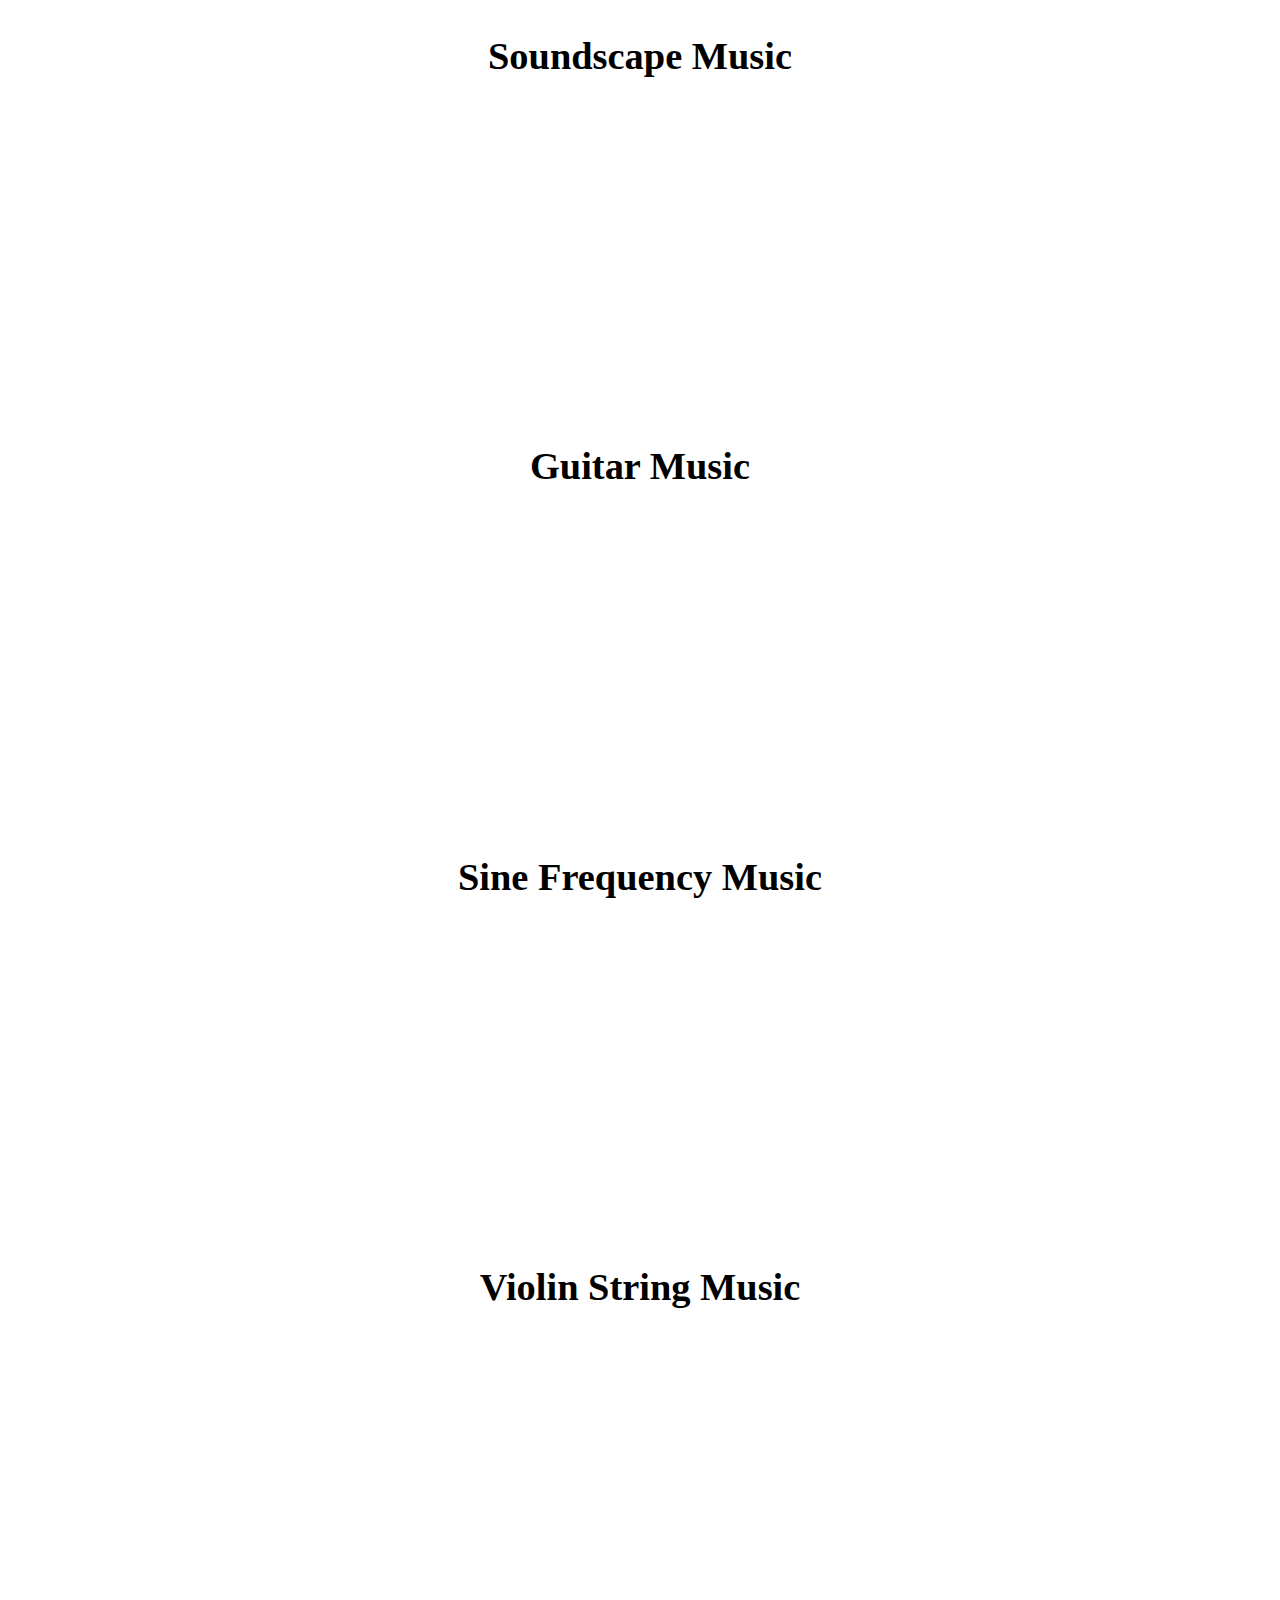
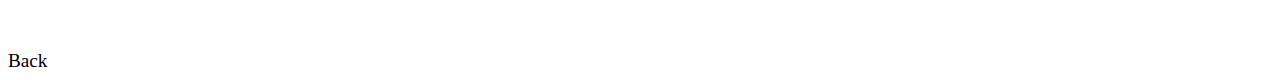
<file: youtubelist.html>
<!DOCTYPE html>
<html lang="en">
<head>
    <meta charset="UTF-8">
    <meta name="viewport" content="width=device-width, initial-scale=1.0">
    <title>Playlist</title>
    <link rel="stylesheet" href="ytstyle.css">
</head>
<body>
    
<div class="playlists">
    
    <H1>Soundscape Music</H1>
    <iframe width="560" height="315" src="https://www.youtube.com/embed/IUUfckay7e8?si=NgqBFMz4cT85vIoR" title="YouTube video player" frameborder="0" allow="accelerometer; autoplay; clipboard-write; encrypted-media; gyroscope; picture-in-picture; web-share" referrerpolicy="strict-origin-when-cross-origin" allowfullscreen></iframe>  
<H1>Guitar Music</H1>
<iframe width="560" height="315" src="https://www.youtube.com/embed/oCMHDIbXFfc?si=eh_hwNL17r-BrqR_" title="YouTube video player" frameborder="0" allow="accelerometer; autoplay; clipboard-write; encrypted-media; gyroscope; picture-in-picture; web-share" referrerpolicy="strict-origin-when-cross-origin" allowfullscreen></iframe>

<h1>Sine Frequency Music</h1>
<iframe width="560" height="315" src="https://www.youtube.com/embed/lI2FmnN3UWY?si=nV78zyuX6MSISVfG" title="YouTube video player" frameborder="0" allow="accelerometer; autoplay; clipboard-write; encrypted-media; gyroscope; picture-in-picture; web-share" referrerpolicy="strict-origin-when-cross-origin" allowfullscreen></iframe>
<h1>Violin String Music</h1>
<iframe width="560" height="315" src="https://www.youtube.com/embed/DdBaZBdd94w?si=xQiwOKzxaWvRpFcy" title="YouTube video player" frameborder="0" allow="accelerometer; autoplay; clipboard-write; encrypted-media; gyroscope; picture-in-picture; web-share" referrerpolicy="strict-origin-when-cross-origin" allowfullscreen></iframe>
</div>
<div class="backbutton">
    <a href="index.html">Back</a></div>
</body>
</html>
</file>
<file: style.css>
body{
    background-color: rgb(255, 255, 255);
    overflow-x: hidden;
}
.MainHeaderForWebsite{
    overflow: hidden;
    color: rgb(0, 0, 0);
    width: 100%;
    align-items: center;
    text-align: center;
    align-content: center;
    letter-spacing: 10px;
    font-family: Arial, Helvetica, sans-serif;
    font-size: x-large;
}

/* Resonse Width Changer or Mod Your needs for devicewise */

@media only screen and (max-width:600px){
    .MainHeaderForWebsite{
        font-size: 7px;
    }

}
@media only screen and (min-width:600px) and (max-width:900px){
    .MainHeaderForWebsite{
        font-size:12px;
    }

}
/* Resonse Width Changer or Mod Your needs for devicewise */
.MainHeaderForWebsite:hover{
color: rgb(164, 207, 207);
}
.Navigationforwebsite{
    display: flex;
    flex-direction: row;
    width: 100%;
    text-decoration: none;
    text-align: center;
    align-items: center;
    padding: auto;
    font-size: large;
    overflow-x: hidden;
}
@media only screen and (max-width:600px){
    .Navigationforwebsite{
        display: flex;
        flex-direction: column;
        padding-top: 10px;
        align-items: center;
    }
}
.Navigationforwebsite a{
    text-decoration: none;
    color: black;
}
.Navigationforwebsite a:hover{
    color: burlywood;
}

.homebutton{
padding-left: 50px;
}

.contentButton{
    padding-left: 50px;

}
.youtubelist{
    padding-left: 50px;
}

.policies{
    padding-left: 50px;

}
.terms{
    padding-left: 50px;

}

.contact{
    padding-left: 50px;

}
.paypal{
    width: 100%;
    
align-items: center;
    align-content: center;
}
.paypal img{
    width: 100px;
    padding-left: 200px;
}

.patreon{
    width: 100%;
    text-align: center;

}

.patreon a{
    text-decoration: none;
    color: rgb(101, 77, 42);
}
.patreon a:hover{
    color: rgb(121, 115, 44);
}
.somenewytvids{
    width: 100%;
    align-content: center;
    display: flex;
    flex-direction: column;
    align-items: center;
   
}
</file>
<file: Content.css>
body{
    background-color: rgb(255, 255, 255);
    color: rgb(0, 0, 0);
    align-items: center;
    align-content: center;
    align-self: center;
}

.navigation{
    display: flex;
    flex-direction: column;
    flex-wrap: nowrap;
    flex-flow: column;
    align-items: center;
    align-content: center;
    text-align: center;
    letter-spacing: 10px;
}
.navigation a{
    text-decoration: none;
}
.navigation a:hover{
    color:aqua;
}
</file>
<file: policy.css>
body{
    background-color: rgb(255, 255, 255);
    color: rgb(135, 83, 209);
}
</file>
<file: ytstyle.css>
body{
    background-color: rgb(255, 255, 255);
    color: black;
    overflow-x: hidden;
    animation: colors 10s infinite;
}
@keyframes colors {
    0%{
        background-color: rgb(255, 255, 255);
        color: black;
    }
    50%{
        background-color: rgb(0, 0, 0);
        color:white;

    }
    100%{
        background-color: rgb(255, 255, 255);
        color: black;

    }
}
.playlists{
    width: 100%;
    display: flex;
    position: relative;
    flex-direction: column;
    align-self: center;
    align-items: center;
    font-size: larger;
    text-align: center;
}
.playlists a{
    text-decoration: none;
}
.backbutton a{
    text-decoration: none;
    color: black;
    font-size: larger;
}
.backbutton a:hover{
    color: aliceblue;
}
</file>
